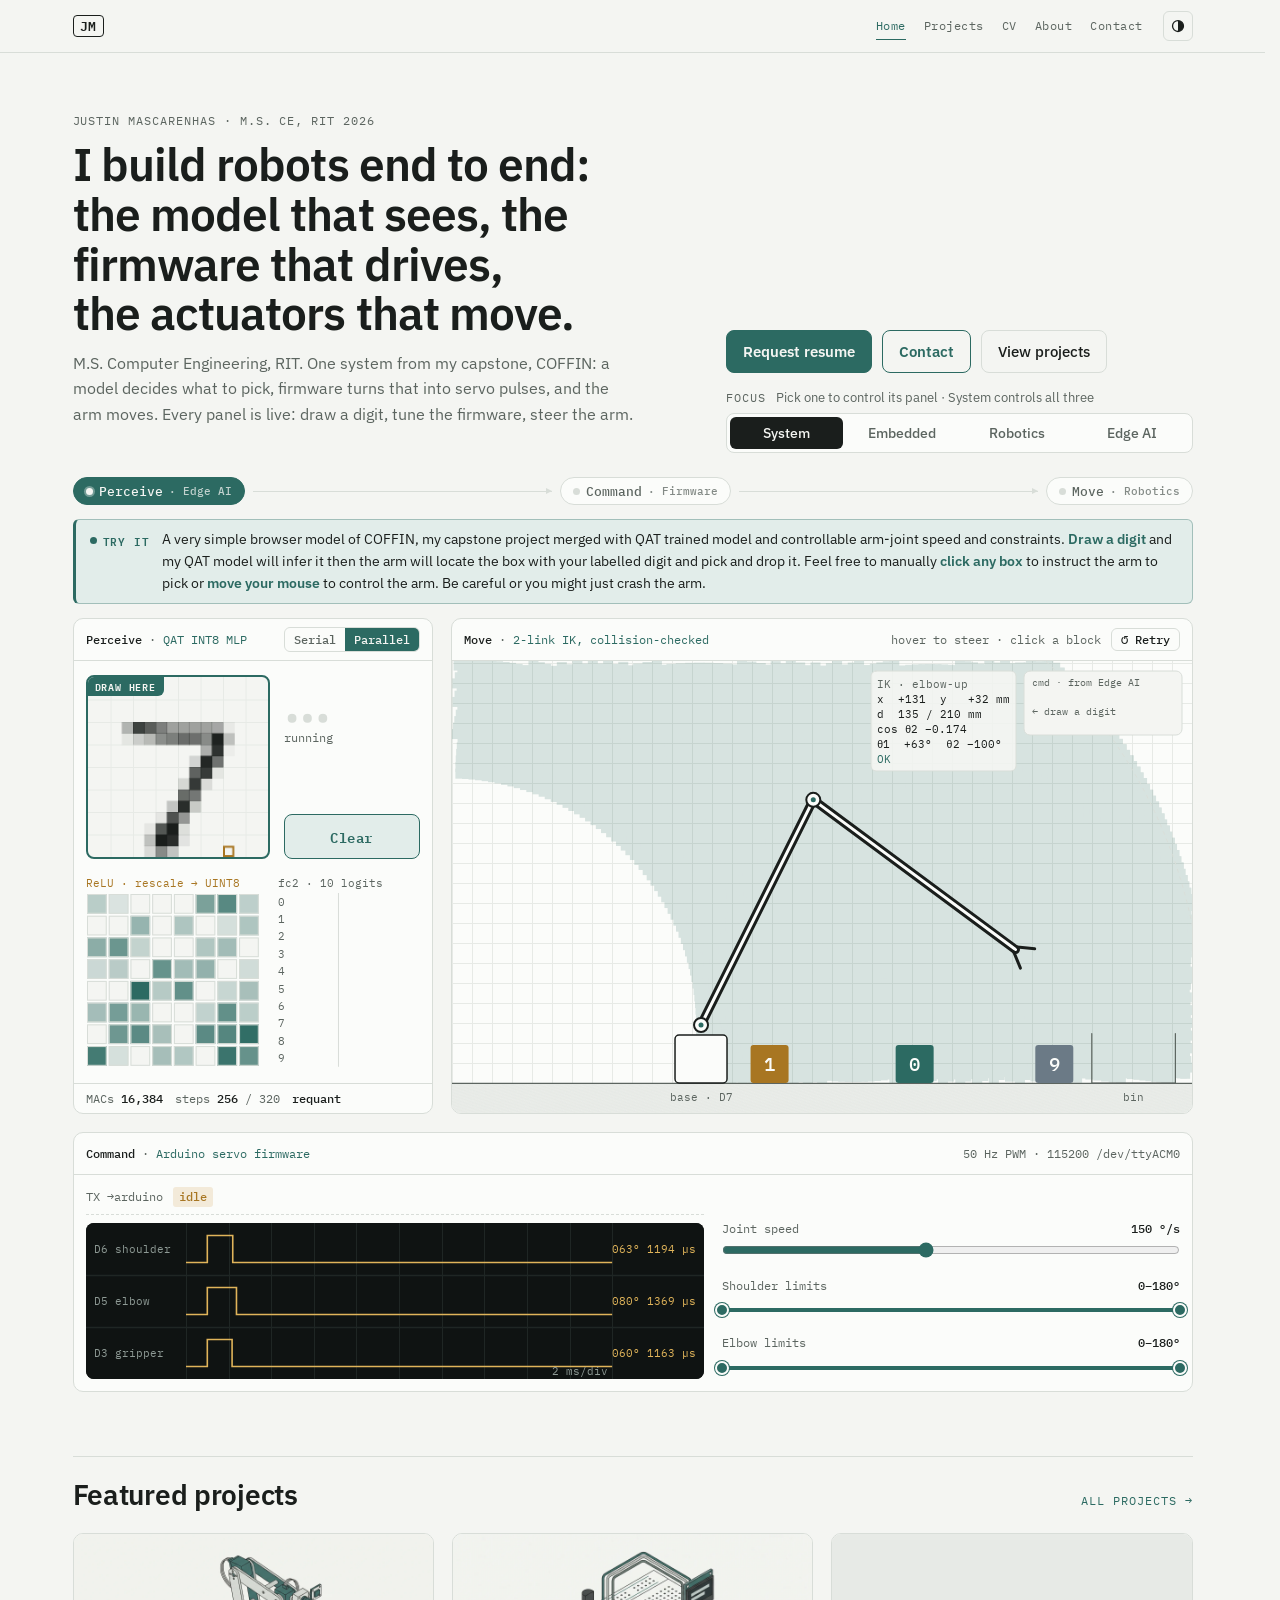
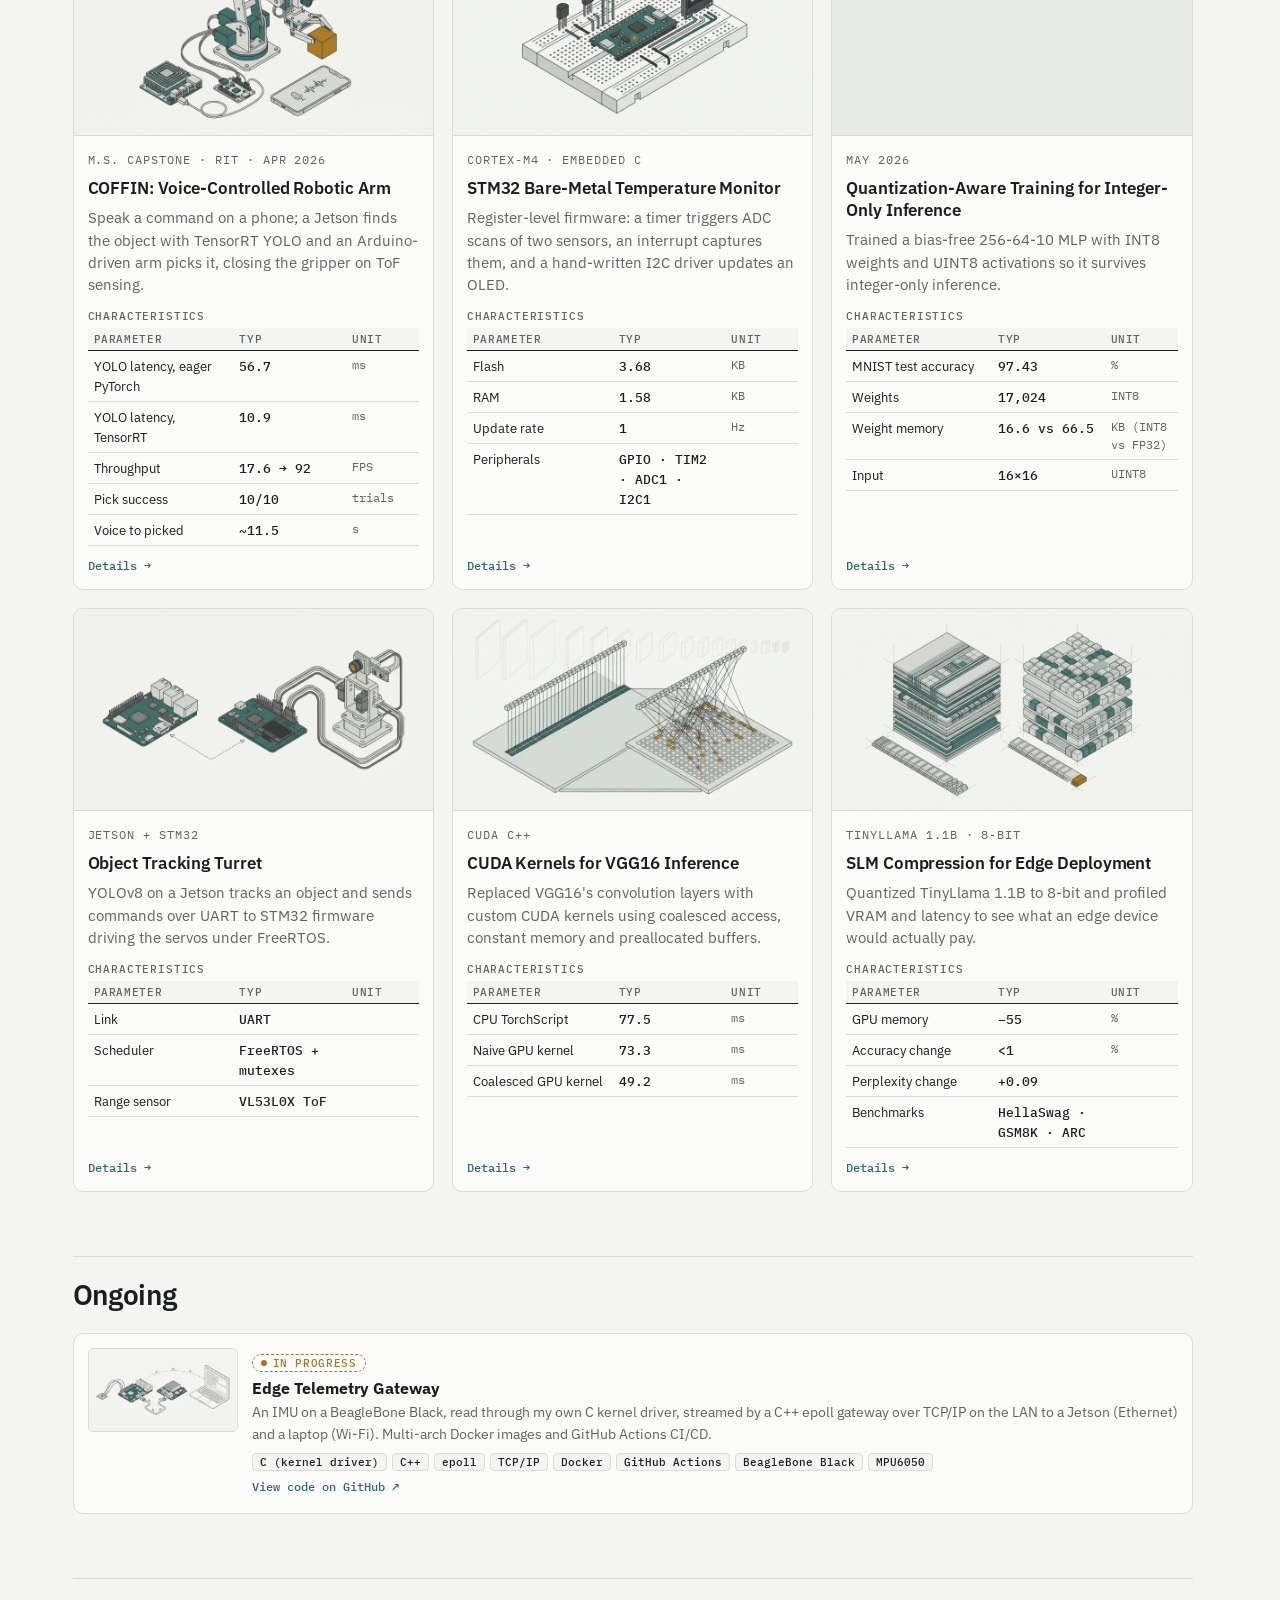
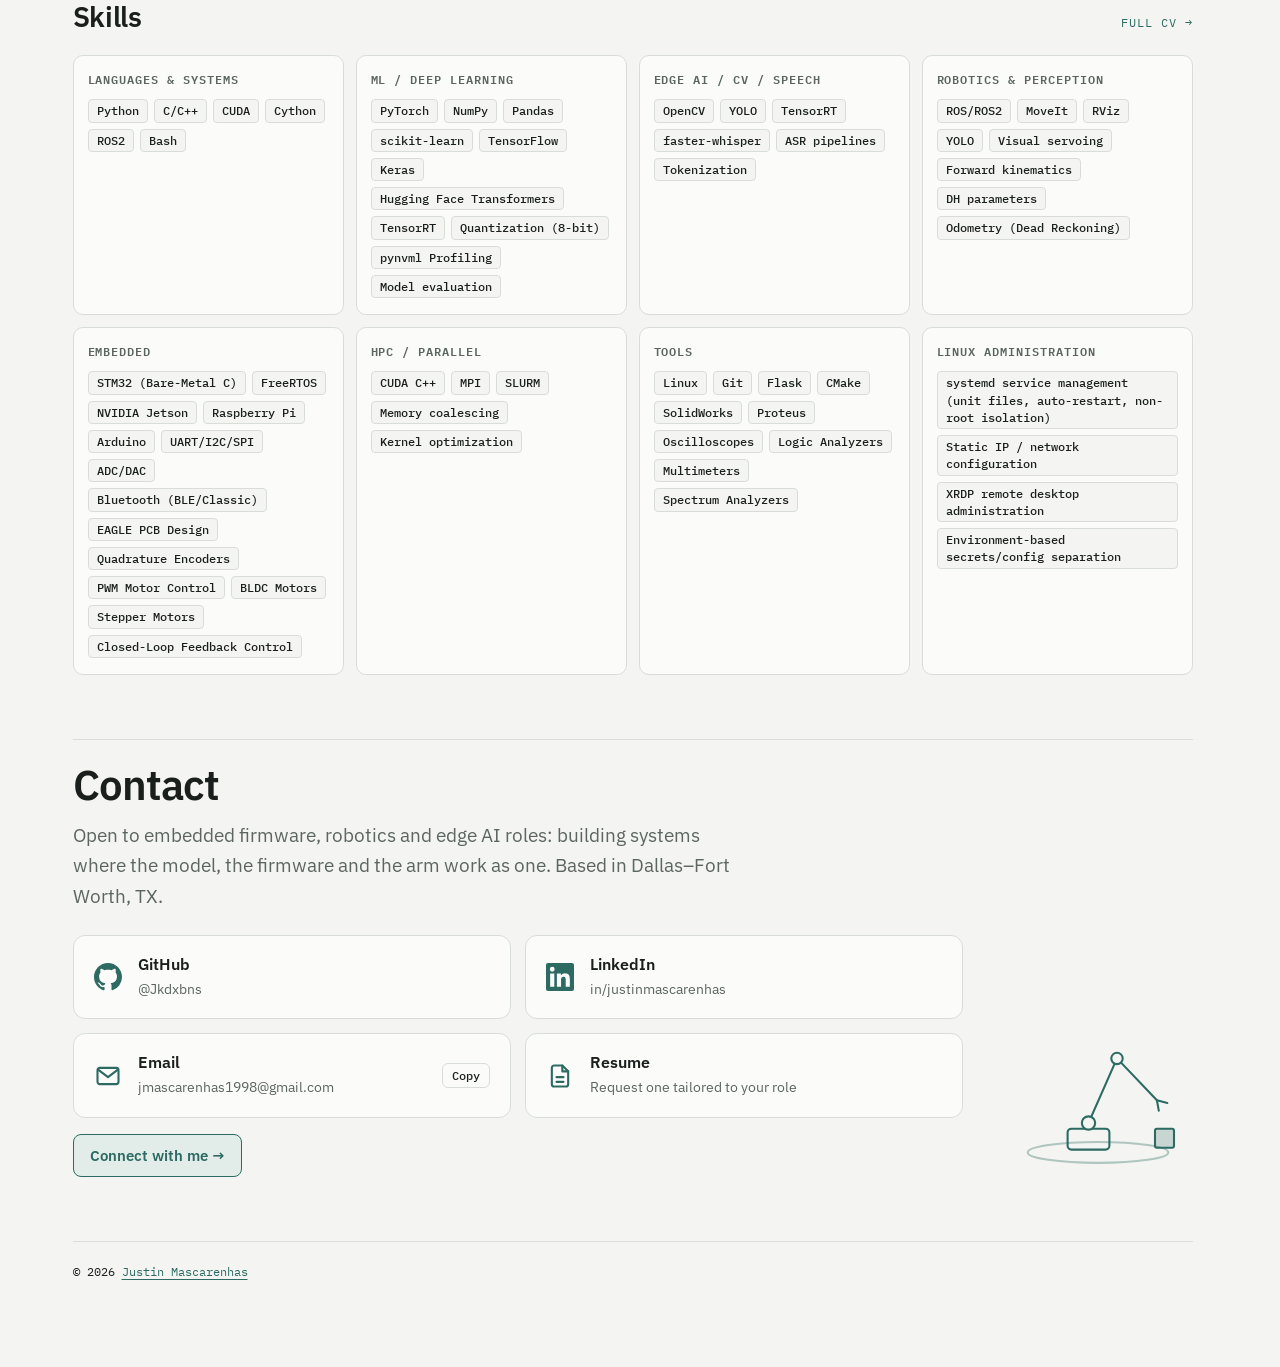
<file: index.html>
<!doctype html>
<html lang="en" data-focus="system" data-theme="light">
<head>
<meta charset="utf-8">
<meta name="viewport" content="width=device-width, initial-scale=1">
<title>Justin Mascarenhas · Robotics, Firmware & Edge AI</title>
<meta name="description" content="M.S. Computer Engineering, RIT. One system from my capstone, COFFIN: a model decides what to pick, firmware turns that into servo pulses, and the arm moves. Every panel is live: draw a digit, tune the firmware, steer the arm.">
<link rel="canonical" href="https://justinmascarenhas.com/">
<meta property="og:type" content="website">
<meta property="og:site_name" content="Justin Mascarenhas">
<meta property="og:url" content="https://justinmascarenhas.com/">
<meta property="og:title" content="Justin Mascarenhas · Robotics, Firmware & Edge AI">
<meta property="og:description" content="M.S. Computer Engineering, RIT. One system from my capstone, COFFIN: a model decides what to pick, firmware turns that into servo pulses, and the arm moves. Every panel is live: draw a digit, tune the firmware, steer the arm.">
<meta property="og:image" content="https://justinmascarenhas.com/assets/img/og-image.png">
<meta property="og:image:width" content="1200">
<meta property="og:image:height" content="630">
<meta property="og:image:alt" content="Justin Mascarenhas: robotics, firmware and edge AI">
<meta name="twitter:card" content="summary_large_image">
<meta name="twitter:title" content="Justin Mascarenhas · Robotics, Firmware & Edge AI">
<meta name="twitter:description" content="M.S. Computer Engineering, RIT. One system from my capstone, COFFIN: a model decides what to pick, firmware turns that into servo pulses, and the arm moves. Every panel is live: draw a digit, tune the firmware, steer the arm.">
<meta name="twitter:image" content="https://justinmascarenhas.com/assets/img/og-image.png">
<meta name="theme-color" content="#f4f5f2">
<link rel="icon" href="/favicon.svg" type="image/svg+xml">
<script>try{var t=localStorage.getItem("jm-theme");if(t)document.documentElement.setAttribute("data-theme",t)}catch(e){}</script>
<link rel="preconnect" href="https://fonts.googleapis.com">
<link rel="preconnect" href="https://fonts.gstatic.com" crossorigin>
<link rel="stylesheet" href="https://fonts.googleapis.com/css2?family=IBM+Plex+Mono:wght@400;500;600&family=IBM+Plex+Sans:wght@400;500;600&display=swap">
<link rel="stylesheet" href="/assets/css/site.css?v=94d5d3ed">
<script type="application/ld+json">
{"@context":"https://schema.org","@type":"Person","name":"Justin Mascarenhas","url":"https://justinmascarenhas.com/","sameAs":["https://www.linkedin.com/in/justinmascarenhas/","https://github.com/Jkdxbns"],"alumniOf":{"@type":"CollegeOrUniversity","name":"Rochester Institute of Technology"}}
</script>
</head>
<body>
<a class="skip" href="#main">Skip to content</a>
<svg width="0" height="0" style="position:absolute" aria-hidden="true" focusable="false"><defs>
  <pattern id="gp-minor" width="12" height="12" patternUnits="userSpaceOnUse"><path class="gm" d="M12 0H0V12" fill="none"/></pattern>
  <pattern id="gp-major" width="60" height="60" patternUnits="userSpaceOnUse"><path class="gM" d="M60 0H0V60" fill="none"/></pattern>
</defs></svg>

<header class="top">
  <div class="top-in">
    <a class="mark" href="/" aria-label="Justin Mascarenhas, home">JM</a>
    <nav class="nav" aria-label="Sections">
      <a href="/" aria-current="page">Home</a><a href="/projects/">Projects</a><a href="/cv/">CV</a><a href="/about/">About</a><a href="/#contact">Contact</a>
    </nav>
    <button class="btn tbtn" id="themeBtn" type="button" aria-label="Toggle light or dark theme"><svg viewBox="0 0 16 16" aria-hidden="true"><circle cx="8" cy="8" r="6.25" fill="none" stroke="currentColor" stroke-width="1.5"/><path d="M8 1.75a6.25 6.25 0 0 1 0 12.5z" fill="currentColor"/></svg></button>
  </div>
</header>

<main class="wrap" id="main">
  <div id="hero">
  <section class="intro" aria-labelledby="h1">
    <div>
      <div class="label">Justin Mascarenhas · M.S. CE, RIT 2026</div>
      <h1 id="h1">I build robots end to end: the model that sees, the firmware that drives, the actuators that move.</h1>
      <p class="sum" id="sub">M.S. Computer Engineering, RIT. One system from my capstone, COFFIN: a model decides what to pick, firmware turns that into servo pulses, and the arm moves. Every panel is live: draw a digit, tune the firmware, steer the arm.</p>
    </div>
    <div class="side">
      <div class="ctas">
        <a class="btn" id="resume" href="#request-resume">Request resume</a>
        <a class="btn cta-contact" href="#contact">Contact</a>
        <a class="btn" href="/projects/">View projects</a>
      </div>
      <div><div class="fsw-h"><span class="label">Focus</span><span class="fsw-hint">Pick one to control its panel · System controls all three</span></div>
        <div class="fsw" role="group" aria-label="Choose a focus">
          <button type="button" data-f="system" aria-pressed="true">System</button>
          <button type="button" data-f="embedded" aria-pressed="false">Embedded</button>
          <button type="button" data-f="robotics" aria-pressed="false">Robotics</button>
          <button type="button" data-f="edge-ai" aria-pressed="false">Edge AI</button>
        </div></div>
    </div>
  </section>

  <div class="chain" aria-label="System layers">
    <button type="button" class="layer" data-l="ai" data-go="edge-ai">Perceive <small>· Edge AI</small></button><span class="arrow"></span>
    <button type="button" class="layer" data-l="fw" data-go="embedded">Command <small>· Firmware</small></button><span class="arrow"></span>
    <button type="button" class="layer" data-l="rb" data-go="robotics">Move <small>· Robotics</small></button>
  </div>

  <p class="hint-line" id="heroHint"></p>

  <div class="board">
    <!-- PERCEIVE: Edge AI -->
    <div class="panel" id="p-edge">
      <div class="phd"><span><b>Perceive</b> · <span class="tag">QAT INT8 MLP</span></span>
        <div class="seg" role="group" aria-label="Execution model"><button type="button" data-m="serial" aria-pressed="false">Serial</button><button type="button" data-m="parallel" aria-pressed="true">Parallel</button></div></div>
      <div class="disp">
        <div class="edge">
          <div class="etop">
            <div class="pad" id="pad"><canvas id="padCv" aria-label="Drawing pad: draw the digit of the block to pick"></canvas><div class="ph" id="padPh">draw a<br>block's digit</div><span class="pad-tag" aria-hidden="true">draw here</span></div>
            <div class="eres"><div class="digit wait" id="digit">·</div><div class="conf" id="conf">&nbsp;</div><div class="cmdout" id="cmdOut"></div><button class="btn clearbtn" id="clear" type="button">Clear</button></div>
          </div>
          <div class="net" id="net"><canvas id="netCv"></canvas><div class="tip" id="tip"></div></div>
        </div>
        <div id="code" hidden></div><div id="top3" hidden></div>
      </div>
      <div class="strip">
        <div class="erow"><div class="counters" id="counters"></div></div>
      </div>
    </div>

    <!-- MOVE: robot arm -->
    <div class="panel" id="p-arm">
      <div class="phd"><span><b>Move</b> · <span class="tag">2-link IK, collision-checked</span></span><span class="hdr-r"><span id="hint">hover to steer · click a block</span><button class="btn retry" id="retryBtn" type="button" title="Re-home the arm and retry the last rejected pick">↺ Retry</button></span></div>
      <div class="disp" id="stage">
        <canvas id="cv" role="img" aria-label="Two-link robot arm with numbered blocks. The block picked is the digit classified by the Edge AI panel; firmware limits shade the reachable workspace."></canvas>
        <div class="warn" id="warn" role="status"><b id="warnT">COLLISION WARNING · CANNOT MOVE</b><span id="warnWhy"></span></div>
      </div>
    </div>

    <!-- COMMAND: firmware -->
    <div class="panel" id="p-fw">
      <div class="phd"><span><b>Command</b> · <span class="tag">Arduino servo firmware</span></span><span title="Serial link to the Arduino: 115200 baud on /dev/ttyACM0">50 Hz PWM · 115200 /dev/ttyACM0</span></div>
      <div class="fwgrid">
          <div class="tx"><span class="k">TX →arduino</span><b id="txCmd">idle</b><span class="note" id="txNote"></span></div>
          <div class="fscope"><canvas id="fwScope" aria-label="Three-channel scope: shoulder, elbow and gripper servo pulses inside their firmware limit bands"></canvas></div>
        <div class="ctl">
          <div><div class="h"><span>Joint speed</span><b id="vSpeed">–</b></div><input type="range" id="fSpeed" min="30" max="300" step="10" aria-label="Joint speed in degrees per second"></div>
          <div><div class="h"><span>Shoulder limits</span><b id="vS">–</b></div>
            <div class="dual" id="dS"><div class="trk"></div><div class="sel"></div><button type="button" class="th" role="slider" aria-label="Shoulder minimum angle"></button><button type="button" class="th" role="slider" aria-label="Shoulder maximum angle"></button></div></div>
          <div><div class="h"><span>Elbow limits</span><b id="vE">–</b></div>
            <div class="dual" id="dE"><div class="trk"></div><div class="sel"></div><button type="button" class="th" role="slider" aria-label="Elbow minimum angle"></button><button type="button" class="th" role="slider" aria-label="Elbow maximum angle"></button></div></div>
        </div>
      </div>
    </div>
  </div>
  </div>

  <section class="sec" id="featured" aria-labelledby="h-feat">
    <div class="shd"><h2 id="h-feat">Featured projects</h2><a class="label lk" href="/projects/">All projects →</a></div>
    <div class="cards" id="featGrid"></div>
  </section>

  <section class="sec" id="ongoing-sec" aria-labelledby="h-on">
    <div class="shd"><h2 id="h-on">Ongoing</h2></div>
    <div class="box" id="ongoing"></div>
  </section>

  <section class="sec" id="skills-sec" aria-labelledby="h-sk">
    <div class="shd"><h2 id="h-sk">Skills</h2><a class="label lk" href="/cv/">Full CV →</a></div>
    <div class="sk-tiles" data-skill-tiles></div>
  </section>

  <section class="sec" id="contact" aria-labelledby="h-contact">
    <div class="ct">
      <div class="ct-main">
        <h2 id="h-contact" class="ct-h">Contact</h2>
        <p class="ct-intro" id="ctIntro"></p>
        <div class="ct-grid">
          <a class="ct-card" id="ctGh" href="#" target="_blank" rel="noopener"><svg class="ic" viewBox="0 0 16 16" aria-hidden="true"><path fill="currentColor" d="M8 0C3.58 0 0 3.58 0 8c0 3.54 2.29 6.53 5.47 7.59.4.07.55-.17.55-.38 0-.19-.01-.82-.01-1.49-2.01.37-2.53-.49-2.69-.94-.09-.23-.48-.94-.82-1.13-.28-.15-.68-.52-.01-.53.63-.01 1.08.58 1.23.82.72 1.21 1.87.87 2.33.66.07-.52.28-.87.51-1.07-1.78-.2-3.64-.89-3.64-3.95 0-.87.31-1.59.82-2.15-.08-.2-.36-1.02.08-2.12 0 0 .67-.21 2.2.82.64-.18 1.32-.27 2-.27.68 0 1.36.09 2 .27 1.53-1.04 2.2-.82 2.2-.82.44 1.1.16 1.92.08 2.12.51.56.82 1.27.82 2.15 0 3.07-1.87 3.75-3.65 3.95.29.25.54.73.54 1.48 0 1.07-.01 1.93-.01 2.2 0 .21.15.46.55.38A8.01 8.01 0 0 0 16 8c0-4.42-3.58-8-8-8z"/></svg><span><b>GitHub</b><small id="ctGhH"></small></span></a>
          <a class="ct-card" id="ctLi" href="#" target="_blank" rel="noopener"><svg class="ic" viewBox="0 0 24 24" aria-hidden="true"><path fill="currentColor" d="M20.45 20.45h-3.56v-5.57c0-1.33-.02-3.04-1.85-3.04-1.85 0-2.14 1.45-2.14 2.94v5.67H9.35V9h3.41v1.56h.05c.48-.9 1.64-1.85 3.37-1.85 3.6 0 4.27 2.37 4.27 5.46v6.28zM5.34 7.43a2.06 2.06 0 1 1 0-4.13 2.06 2.06 0 0 1 0 4.13zM7.12 20.45H3.56V9h3.56v11.45zM22.22 0H1.77C.79 0 0 .77 0 1.73v20.54C0 23.23.79 24 1.77 24h20.45c.98 0 1.78-.77 1.78-1.73V1.73C24 .77 23.2 0 22.22 0z"/></svg><span><b>LinkedIn</b><small id="ctLiH"></small></span></a>
          <div class="ct-card"><svg class="ic" viewBox="0 0 24 24" aria-hidden="true" fill="none" stroke="currentColor" stroke-width="1.8" stroke-linecap="round" stroke-linejoin="round"><rect x="3" y="5" width="18" height="14" rx="2"/><path d="m3.5 6.5 8.5 6.5 8.5-6.5"/></svg><span><b><a id="mailto" href="#">Email</a></b><small id="mail"></small></span><button class="ct-copy" id="copy" type="button" aria-label="Copy email address">Copy</button><span class="copied" id="copied" role="status" aria-live="polite"></span></div>
          <a class="ct-card" id="ctResume" href="#request-resume"><svg class="ic" viewBox="0 0 24 24" aria-hidden="true" fill="none" stroke="currentColor" stroke-width="1.8" stroke-linecap="round" stroke-linejoin="round"><path d="M14 3H7a2 2 0 0 0-2 2v14a2 2 0 0 0 2 2h10a2 2 0 0 0 2-2V8z"/><path d="M14 3v5h5M9 13h6M9 17h6"/></svg><span><b>Resume</b><small>Request one tailored to your role</small></span></a>
        </div>
        <button class="btn ct-open" id="cfOpen" type="button" aria-expanded="false" aria-controls="cf" hidden>Connect with me →</button>
        <form class="cf" id="cf" hidden novalidate>
          <h3 class="cf-h">Let's build something.</h3>
          <div class="cf-row">
            <label class="cf-f"><span>Name</span><input name="name" autocomplete="name" placeholder="Your name" required maxlength="120"></label>
            <label class="cf-f"><span>Email</span><input name="email" type="email" autocomplete="email" placeholder="you@example.com" required maxlength="200"></label>
          </div>
          <label class="cf-f"><span>Subject</span><input name="subject" placeholder="What's it about?" required maxlength="160"></label>
          <label class="cf-f"><span>Message</span><textarea name="message" rows="6" placeholder="A few words about the role or project, or just say hi." required maxlength="5000"></textarea></label>
          <fieldset class="cf-topic"><legend>Topic</legend><div class="cf-chips" id="cfTopics"></div></fieldset>
          <input type="checkbox" name="botcheck" class="cf-hp" tabindex="-1" autocomplete="off" aria-hidden="true">
          <div class="cf-send"><button class="btn cf-btn" type="submit" id="cfBtn">Send message</button><span class="cf-alt">Prefer email? <a id="cfMail" href="#"></a></span></div>
          <p class="cf-status" id="cfStatus" role="status" aria-live="polite"></p>
        </form>
      </div>
      <svg class="ct-art" viewBox="0 0 200 190" aria-hidden="true" fill="none" stroke="currentColor" stroke-width="2.2" stroke-linecap="round" stroke-linejoin="round">
        <ellipse cx="100" cy="171" rx="74" ry="11" stroke-opacity=".35"/>
        <rect x="68" y="146" width="44" height="22" rx="4"/>
        <path d="M90 140 L120 72 L162 116"/>
        <circle cx="90" cy="140" r="7" fill="var(--bg)"/><circle cx="120" cy="72" r="6" fill="var(--bg)"/>
        <path d="M162 116 l11 3 M162 116 l2 11"/>
        <rect x="160" y="146" width="20" height="20" rx="2" fill="currentColor" fill-opacity=".22"/>
      </svg>
    </div>
  </section>

  <footer class="foot"><span>© 2026 <a href="/">Justin Mascarenhas</a></span></footer>
</main>

<div class="dr-back" id="drBack" hidden></div>
<aside class="drawer" id="drawer" role="dialog" aria-modal="true" aria-labelledby="drTitle" hidden tabindex="-1">
  <div class="dr-hd"><span class="label">Project</span><button class="btn dr-x" id="drClose" type="button" aria-label="Close project details">×</button></div>
  <div class="dr-body" id="drBody"></div>
</aside>

<noscript><p class="wrap">The live demos and project lists need JavaScript. Email: jmascarenhas1998@gmail.com · <a href="https://www.linkedin.com/in/justinmascarenhas/">LinkedIn</a> · <a href="https://github.com/Jkdxbns">GitHub</a></p></noscript>

<script src="/assets/data/content.js?v=bc781bf8"></script>
<script src="/assets/data/qat-weights.js?v=249c9497"></script>
<script src="/assets/js/theme.js?v=11fe7816"></script>
<script src="/assets/js/hero-page.js?v=516e213d"></script>
<script src="/assets/js/hero-robot.js?v=1febb6e7"></script>
<script src="/assets/js/hero-edge.js?v=3fa43dc9"></script>
<script src="/assets/js/site.js?v=c1e7e31f"></script>
</body>
</html>
</file>
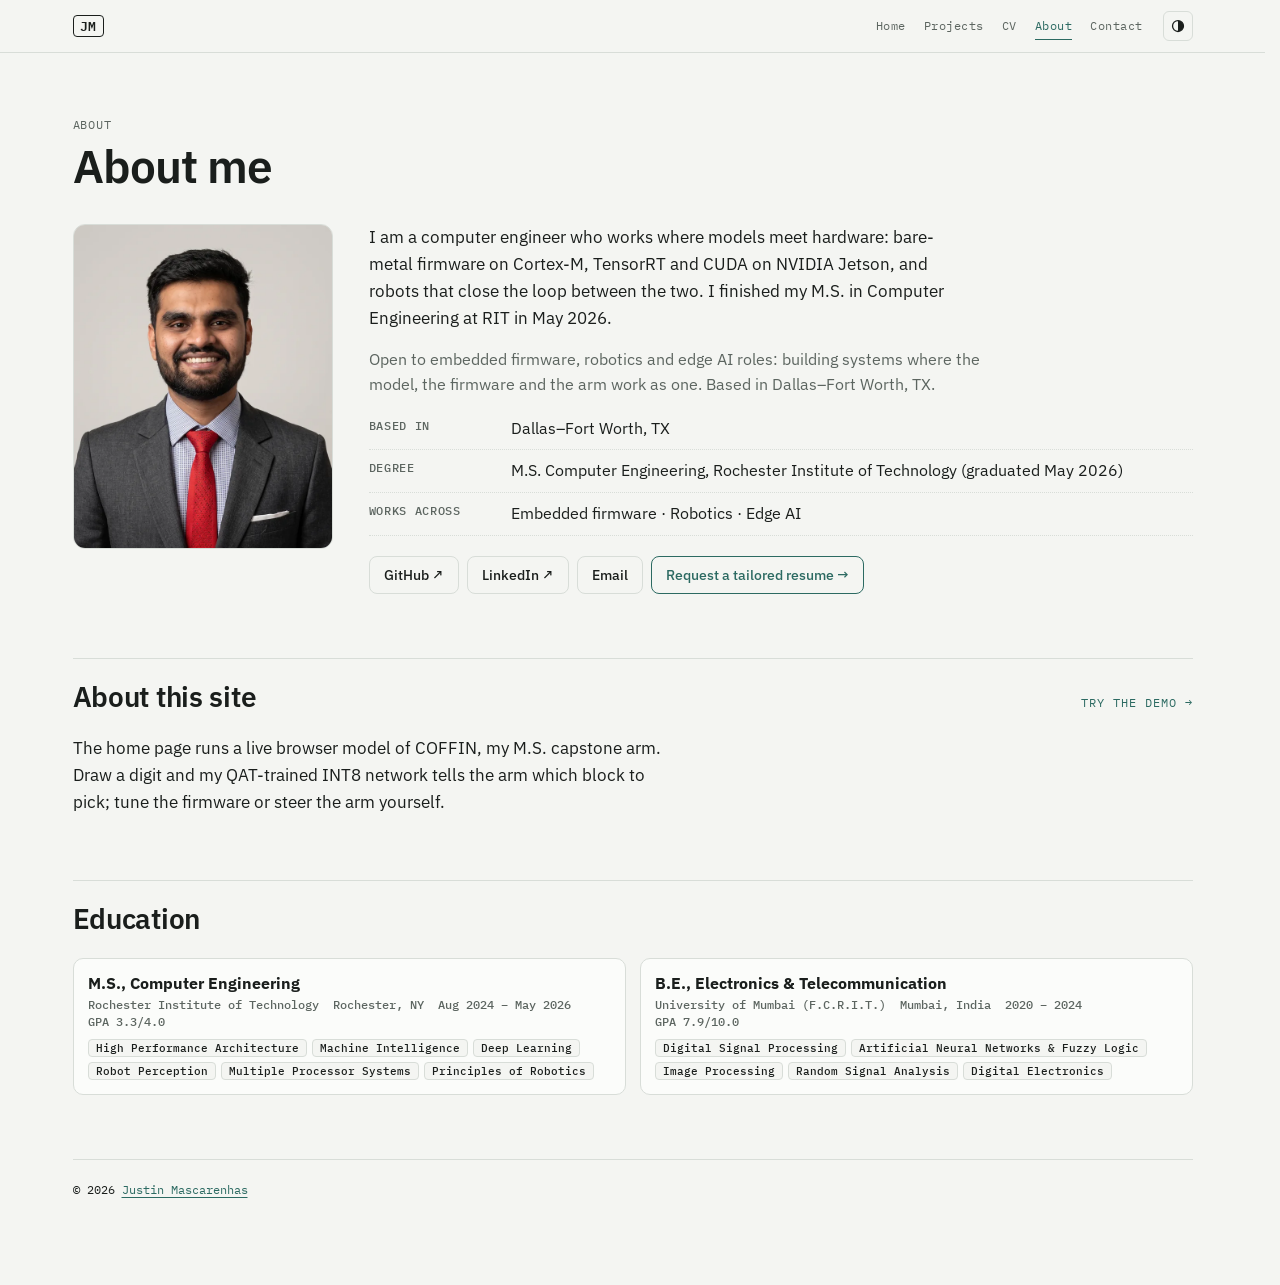
<file: about/index.html>
<!doctype html>
<html lang="en" data-focus="system" data-theme="light">
<head>
<meta charset="utf-8">
<meta name="viewport" content="width=device-width, initial-scale=1">
<title>About · Justin Mascarenhas</title>
<meta name="description" content="About Justin Mascarenhas, a computer engineer working across embedded firmware, robotics and edge AI, based in Dallas–Fort Worth, TX.">
<link rel="canonical" href="https://justinmascarenhas.com/about/">
<meta property="og:type" content="website">
<meta property="og:site_name" content="Justin Mascarenhas">
<meta property="og:url" content="https://justinmascarenhas.com/about/">
<meta property="og:title" content="About · Justin Mascarenhas">
<meta property="og:description" content="About Justin Mascarenhas, a computer engineer working across embedded firmware, robotics and edge AI, based in Dallas–Fort Worth, TX.">
<meta property="og:image" content="https://justinmascarenhas.com/assets/img/og-image.png">
<meta property="og:image:width" content="1200">
<meta property="og:image:height" content="630">
<meta property="og:image:alt" content="Justin Mascarenhas: robotics, firmware and edge AI">
<meta name="twitter:card" content="summary_large_image">
<meta name="twitter:title" content="About · Justin Mascarenhas">
<meta name="twitter:description" content="About Justin Mascarenhas, a computer engineer working across embedded firmware, robotics and edge AI, based in Dallas–Fort Worth, TX.">
<meta name="twitter:image" content="https://justinmascarenhas.com/assets/img/og-image.png">
<meta name="theme-color" content="#f4f5f2">
<link rel="icon" href="/favicon.svg" type="image/svg+xml">
<script>try{var t=localStorage.getItem("jm-theme");if(t)document.documentElement.setAttribute("data-theme",t)}catch(e){}</script>
<link rel="preconnect" href="https://fonts.googleapis.com">
<link rel="preconnect" href="https://fonts.gstatic.com" crossorigin>
<link rel="stylesheet" href="https://fonts.googleapis.com/css2?family=IBM+Plex+Mono:wght@400;500;600&family=IBM+Plex+Sans:wght@400;500;600&display=swap">
<link rel="stylesheet" href="/assets/css/site.css?v=94d5d3ed">
<script type="application/ld+json">
{"@context":"https://schema.org","@type":"Person","name":"Justin Mascarenhas","url":"https://justinmascarenhas.com/","sameAs":["https://www.linkedin.com/in/justinmascarenhas/","https://github.com/Jkdxbns"],"alumniOf":{"@type":"CollegeOrUniversity","name":"Rochester Institute of Technology"}}
</script>
</head>
<body>
<a class="skip" href="#main">Skip to content</a>
<svg width="0" height="0" style="position:absolute" aria-hidden="true" focusable="false"><defs>
  <pattern id="gp-minor" width="12" height="12" patternUnits="userSpaceOnUse"><path class="gm" d="M12 0H0V12" fill="none"/></pattern>
  <pattern id="gp-major" width="60" height="60" patternUnits="userSpaceOnUse"><path class="gM" d="M60 0H0V60" fill="none"/></pattern>
</defs></svg>

<header class="top">
  <div class="top-in">
    <a class="mark" href="/" aria-label="Justin Mascarenhas, home">JM</a>
    <nav class="nav" aria-label="Sections">
      <a href="/">Home</a><a href="/projects/">Projects</a><a href="/cv/">CV</a><a href="/about/" aria-current="page">About</a><a href="/#contact">Contact</a>
    </nav>
    <button class="btn tbtn" id="themeBtn" type="button" aria-label="Toggle light or dark theme"><svg viewBox="0 0 16 16" aria-hidden="true"><circle cx="8" cy="8" r="6.25" fill="none" stroke="currentColor" stroke-width="1.5"/><path d="M8 1.75a6.25 6.25 0 0 1 0 12.5z" fill="currentColor"/></svg></button>
  </div>
</header>

<main class="wrap page" id="main">
  <section class="pg-hd">
    <div class="label">About</div>
    <h1>About me</h1>
  </section>
  <div class="me">
    <div class="me-photo" id="aboutPhoto"></div>
    <div class="me-text">
      <p class="about-text" id="aboutText"></p>
      <p class="me-open" id="aboutOpen"></p>
      <dl class="facts" id="aboutFacts"></dl>
      <div class="me-links" id="aboutLinks"></div>
    </div>
  </div>

  <section class="sec" aria-labelledby="h-site">
    <div class="shd"><h2 id="h-site">About this site</h2><a class="label lk" href="/#hero">Try the demo →</a></div>
    <p class="about-text" id="aboutSite"></p>
  </section>

  <section class="sec" aria-labelledby="h-edu">
    <div class="shd"><h2 id="h-edu">Education</h2></div>
    <div class="edu edu-2" id="edu"></div>
  </section>

  <footer class="foot"><span>© 2026 <a href="/">Justin Mascarenhas</a></span></footer>
</main>

<div class="dr-back" id="drBack" hidden></div>
<aside class="drawer" id="drawer" role="dialog" aria-modal="true" aria-labelledby="drTitle" hidden tabindex="-1">
  <div class="dr-hd"><span class="label">Project</span><button class="btn dr-x" id="drClose" type="button" aria-label="Close project details">×</button></div>
  <div class="dr-body" id="drBody"></div>
</aside>

<noscript><p class="wrap">The live demos and project lists need JavaScript. Email: jmascarenhas1998@gmail.com · <a href="https://www.linkedin.com/in/justinmascarenhas/">LinkedIn</a> · <a href="https://github.com/Jkdxbns">GitHub</a></p></noscript>

<script src="/assets/data/content.js?v=bc781bf8"></script>
<script src="/assets/js/theme.js?v=11fe7816"></script>
<script src="/assets/js/site.js?v=c1e7e31f"></script>
</body>
</html>
</file>
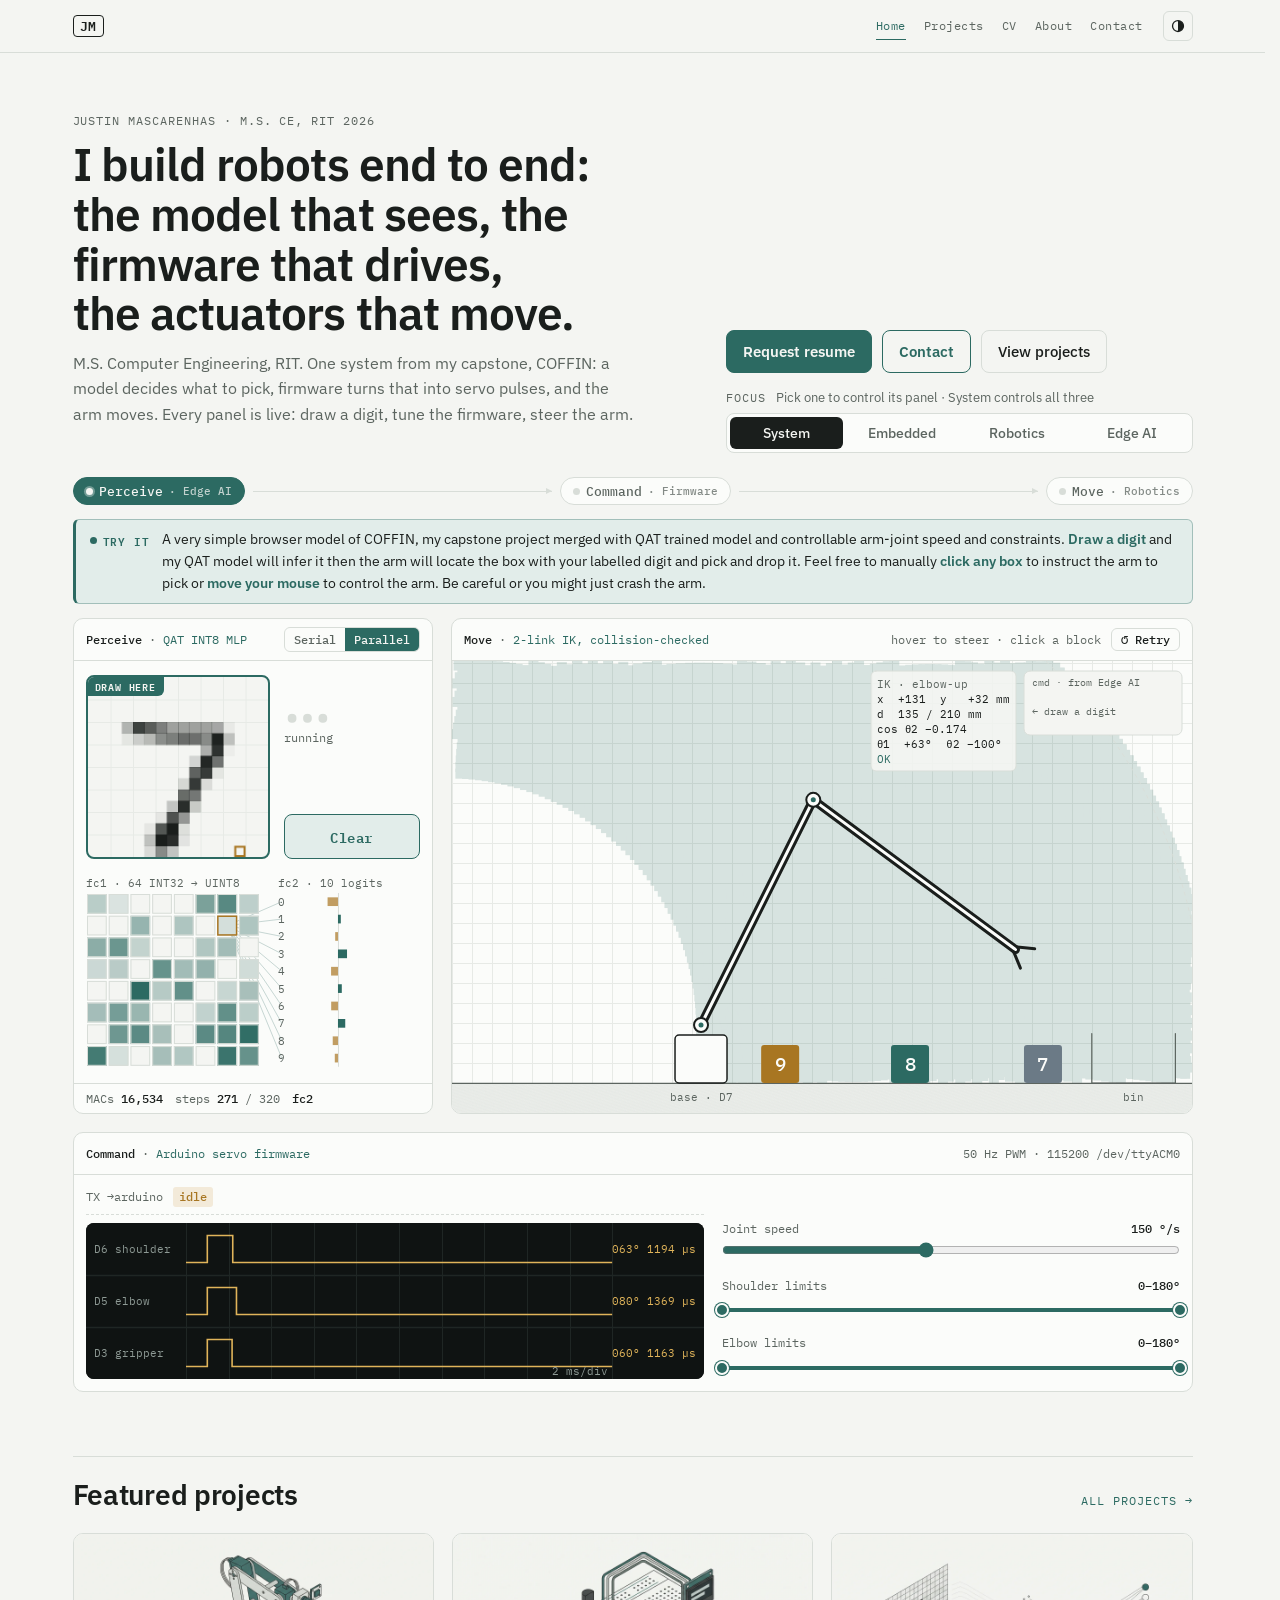
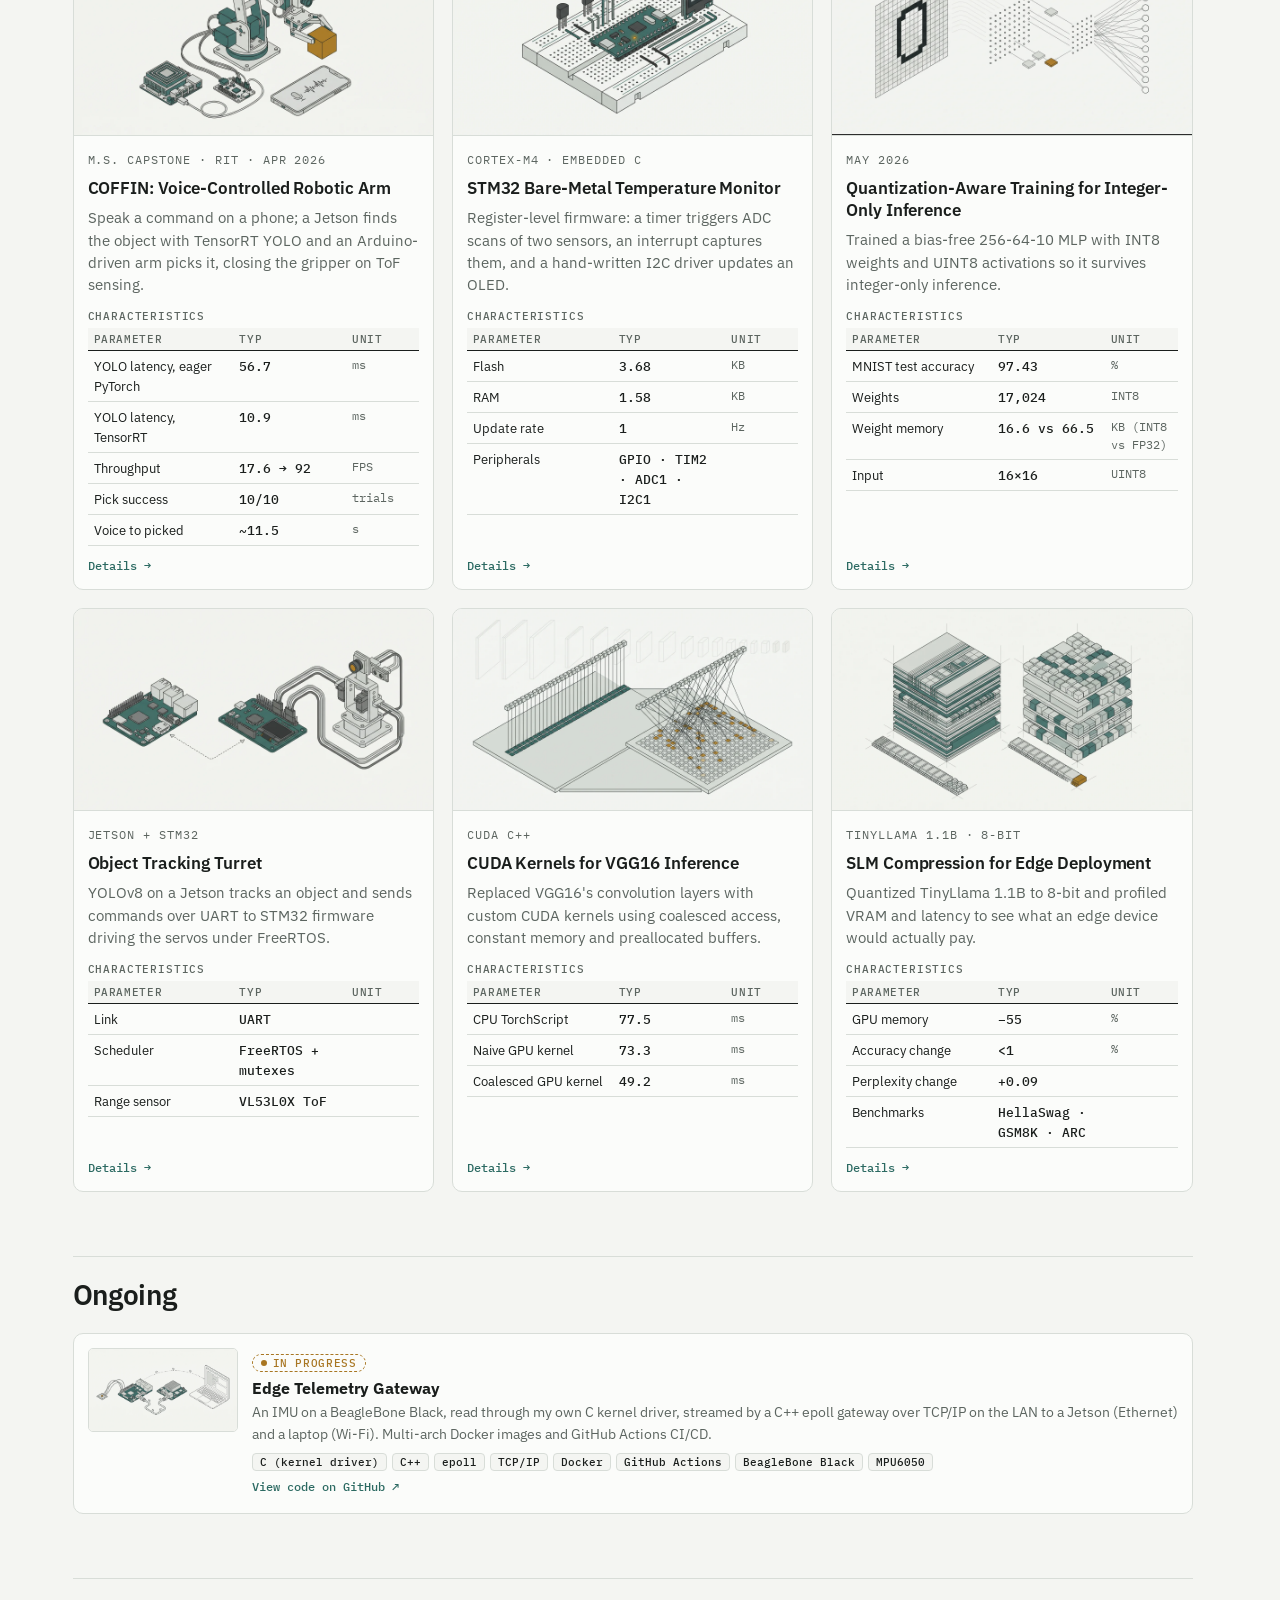
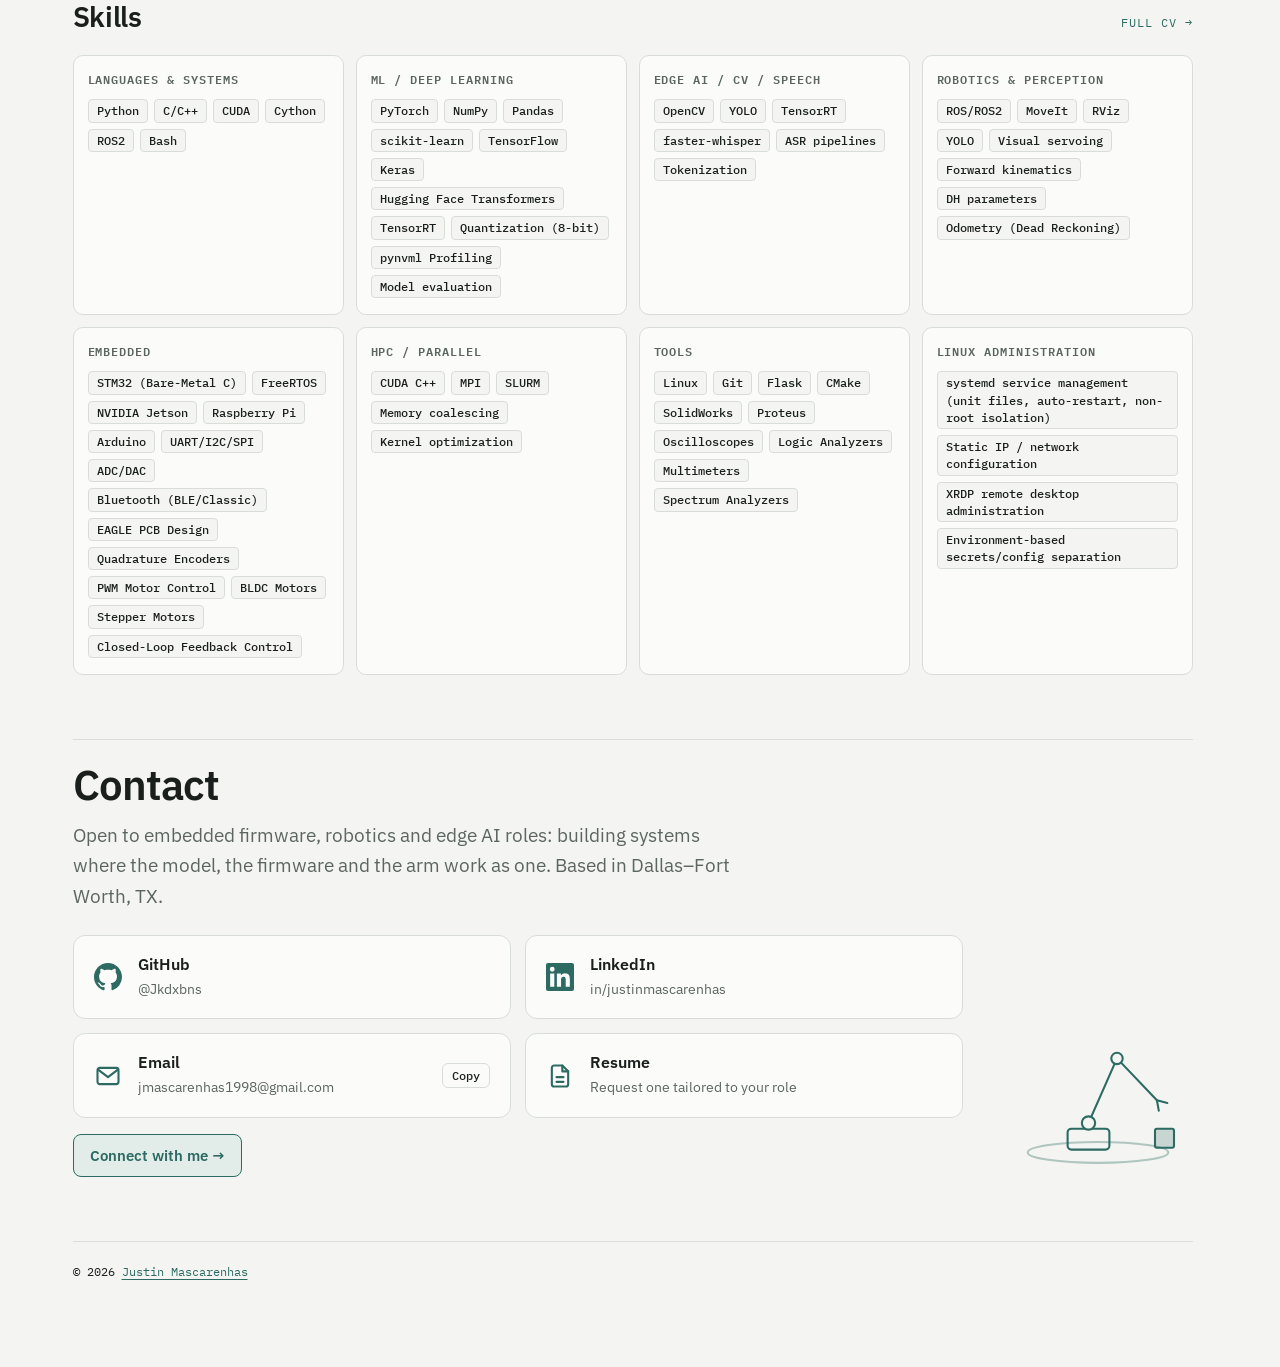
<file: contact/index.html>
<!doctype html>
<html lang="en">
<head>
<meta charset="utf-8">
<meta name="viewport" content="width=device-width,initial-scale=1">
<title>Contact · Justin Mascarenhas</title>
<!-- /contact is a shortcut: Contact lives on the home page, so forward there. -->
<meta http-equiv="refresh" content="0; url=/#contact">
<link rel="canonical" href="https://justinmascarenhas.com/">
<meta name="robots" content="noindex">
<script>location.replace("/#contact")</script>
<style>body{font:16px system-ui,sans-serif;margin:40px 16px;background:#f4f5f2;color:#1a1e1c}a{color:inherit}</style>
</head>
<body>
<p>Going to <a href="/#contact">Contact</a>…</p>
</body>
</html>
</file>
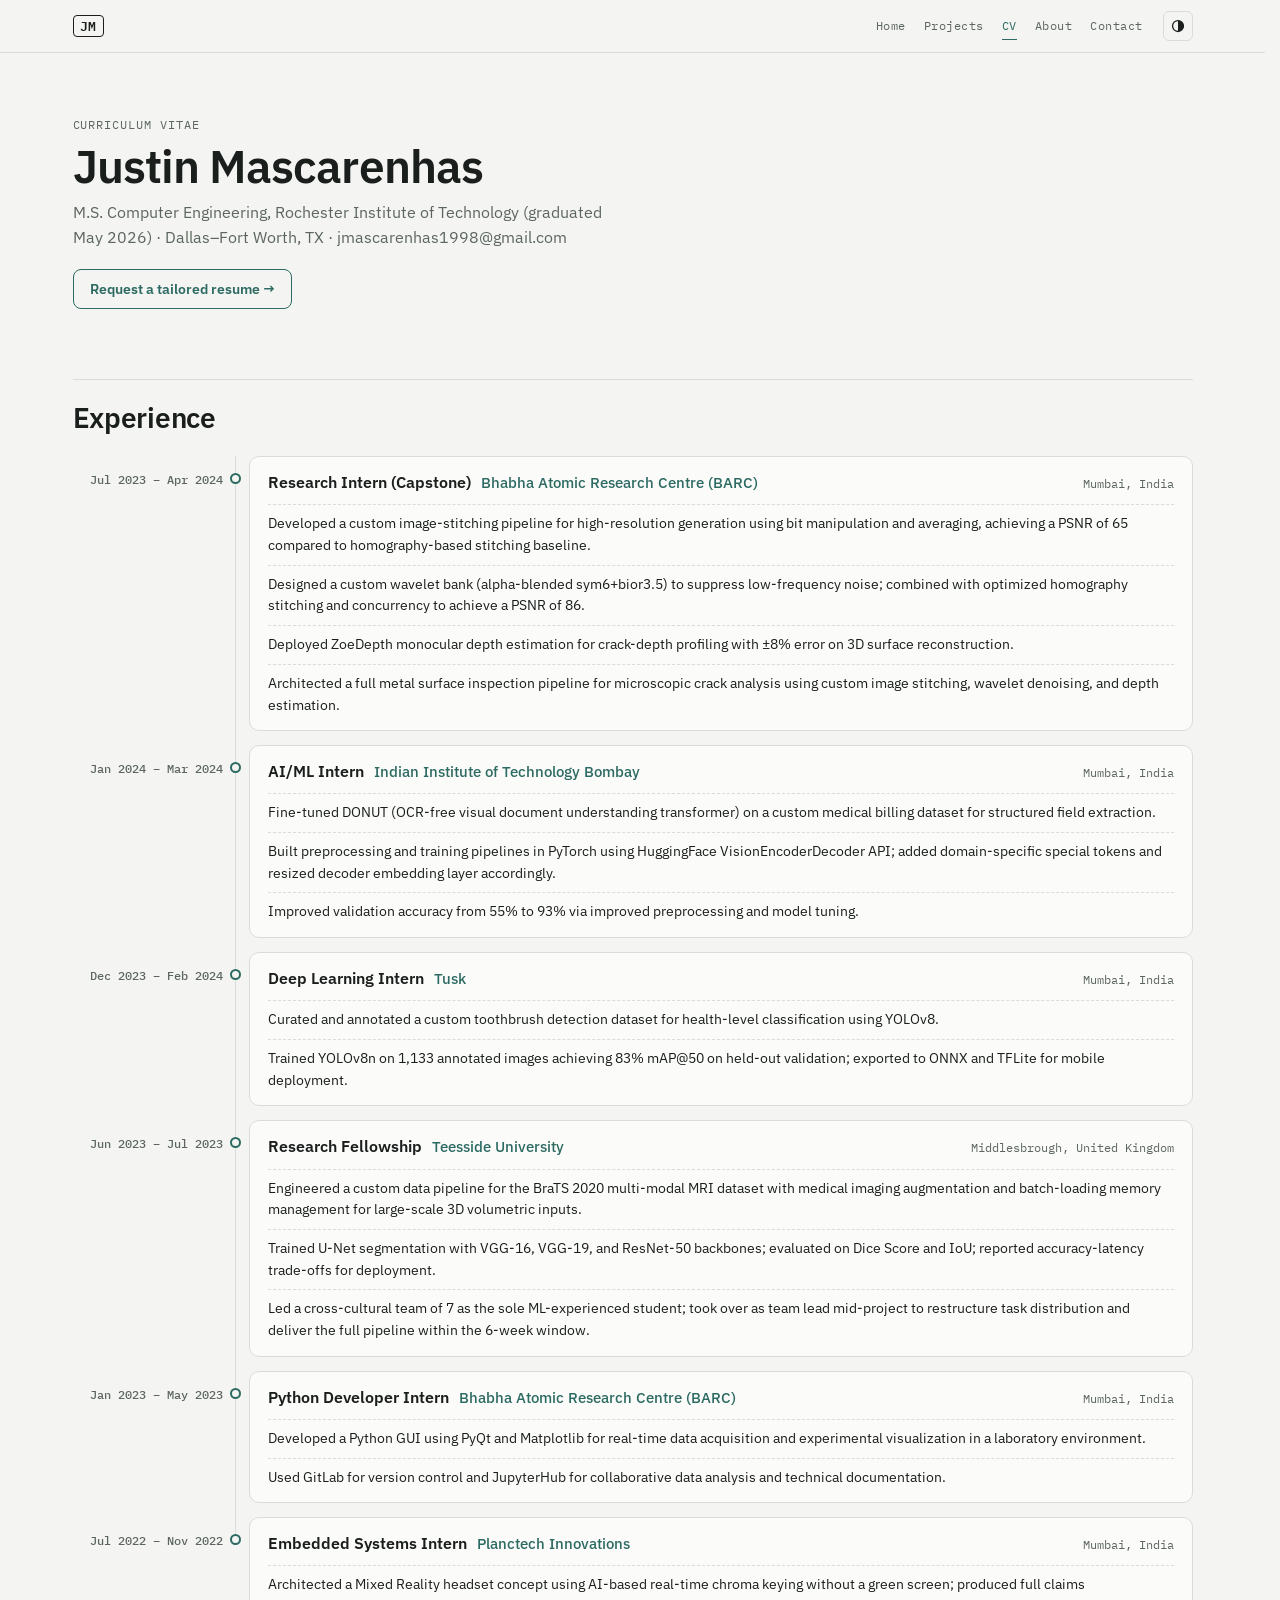
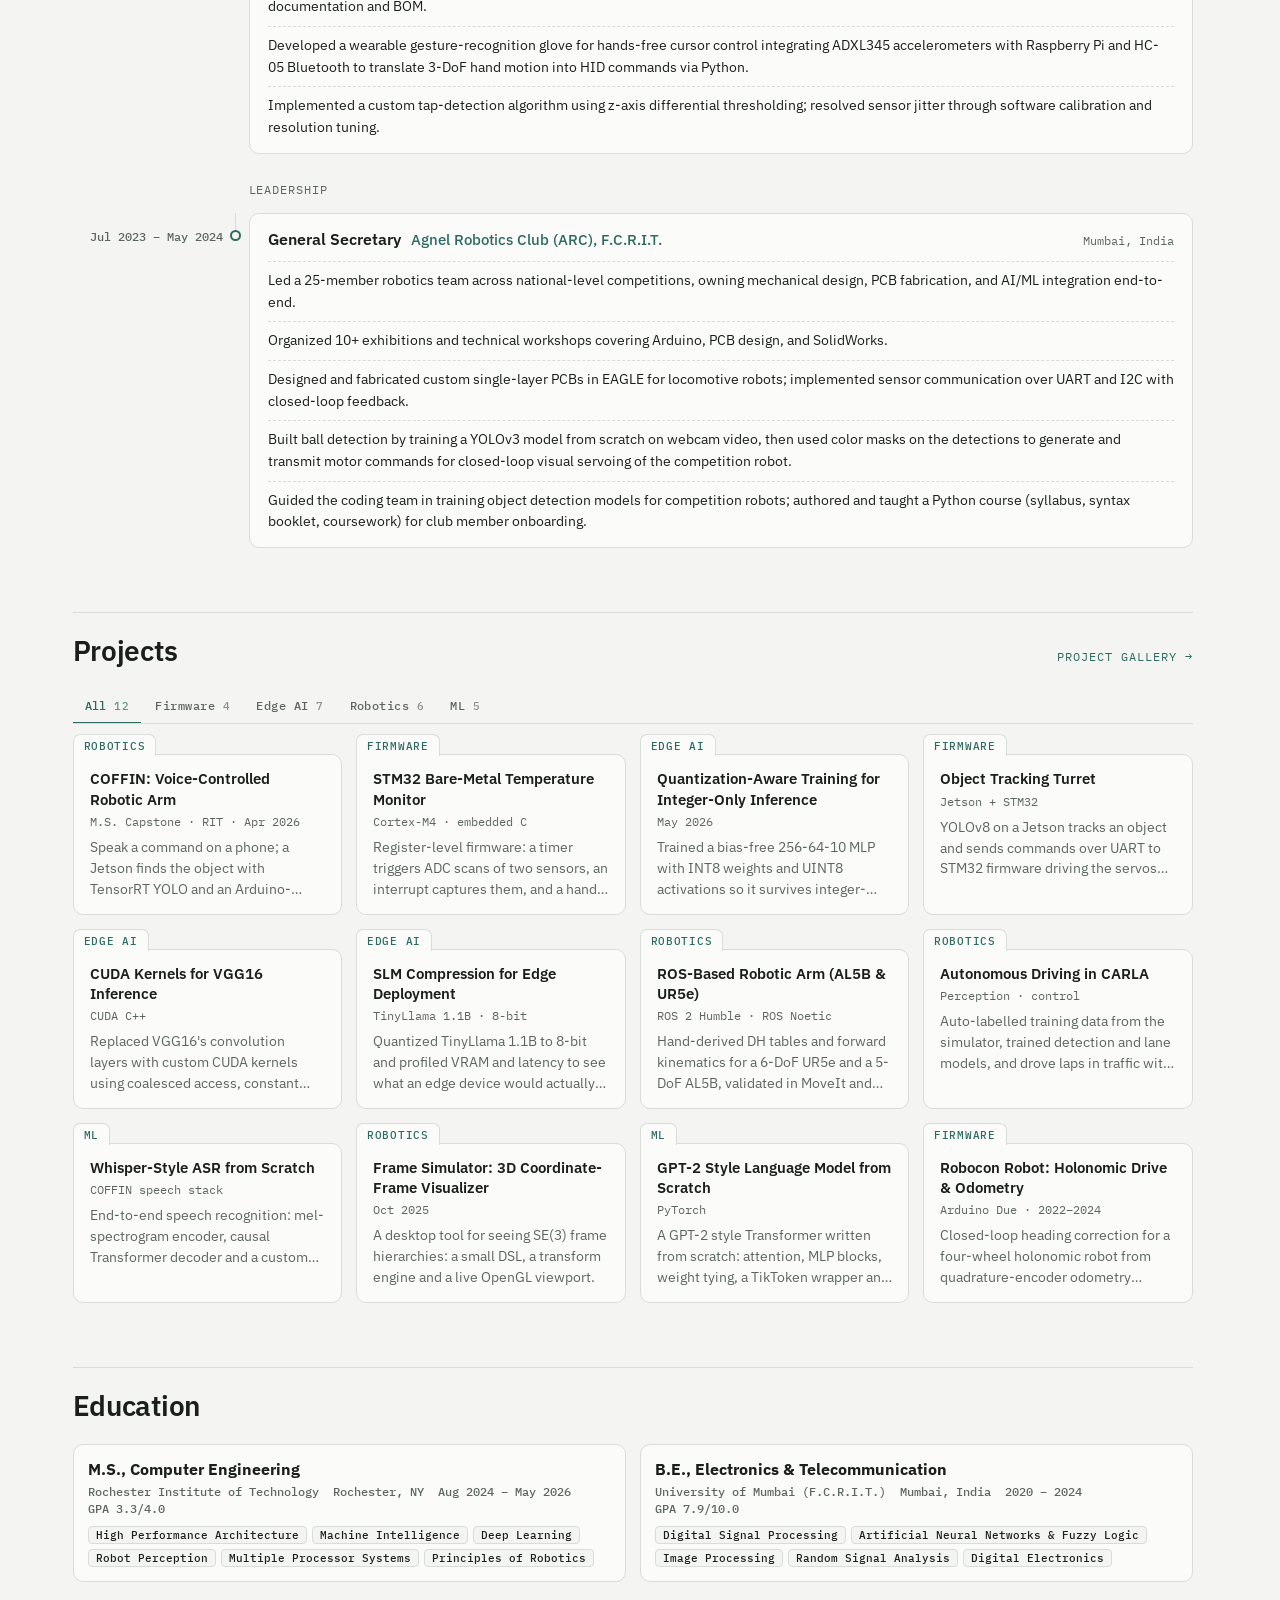
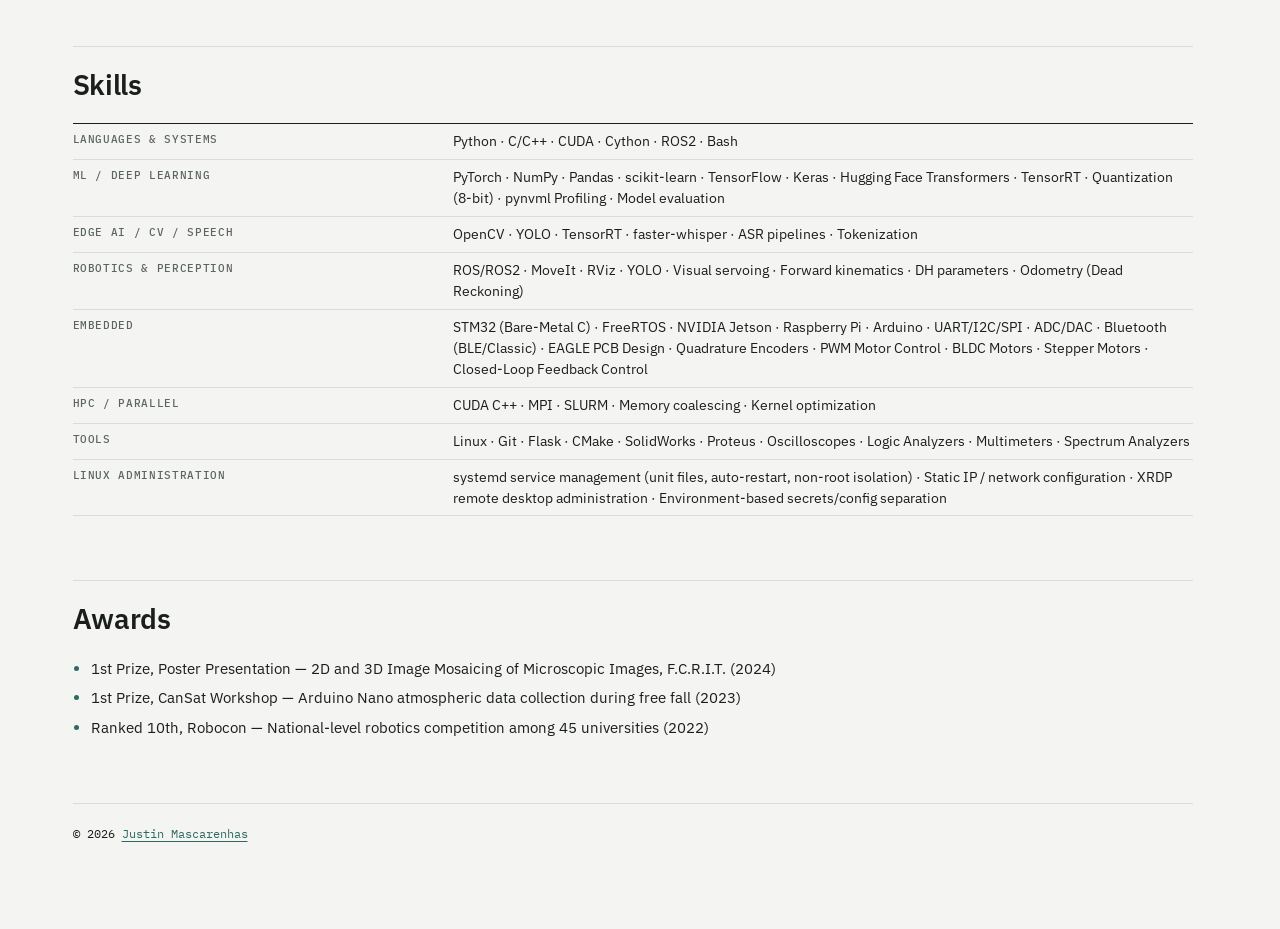
<file: cv/index.html>
<!doctype html>
<html lang="en" data-focus="system" data-theme="light">
<head>
<meta charset="utf-8">
<meta name="viewport" content="width=device-width, initial-scale=1">
<title>CV · Justin Mascarenhas</title>
<meta name="description" content="CV of Justin Mascarenhas: experience, projects, education, skills and awards, with downloadable one-page resumes.">
<link rel="canonical" href="https://justinmascarenhas.com/cv/">
<meta property="og:type" content="website">
<meta property="og:site_name" content="Justin Mascarenhas">
<meta property="og:url" content="https://justinmascarenhas.com/cv/">
<meta property="og:title" content="CV · Justin Mascarenhas">
<meta property="og:description" content="CV of Justin Mascarenhas: experience, projects, education, skills and awards, with downloadable one-page resumes.">
<meta property="og:image" content="https://justinmascarenhas.com/assets/img/og-image.png">
<meta property="og:image:width" content="1200">
<meta property="og:image:height" content="630">
<meta property="og:image:alt" content="Justin Mascarenhas: robotics, firmware and edge AI">
<meta name="twitter:card" content="summary_large_image">
<meta name="twitter:title" content="CV · Justin Mascarenhas">
<meta name="twitter:description" content="CV of Justin Mascarenhas: experience, projects, education, skills and awards, with downloadable one-page resumes.">
<meta name="twitter:image" content="https://justinmascarenhas.com/assets/img/og-image.png">
<meta name="theme-color" content="#f4f5f2">
<link rel="icon" href="/favicon.svg" type="image/svg+xml">
<script>try{var t=localStorage.getItem("jm-theme");if(t)document.documentElement.setAttribute("data-theme",t)}catch(e){}</script>
<link rel="preconnect" href="https://fonts.googleapis.com">
<link rel="preconnect" href="https://fonts.gstatic.com" crossorigin>
<link rel="stylesheet" href="https://fonts.googleapis.com/css2?family=IBM+Plex+Mono:wght@400;500;600&family=IBM+Plex+Sans:wght@400;500;600&display=swap">
<link rel="stylesheet" href="/assets/css/site.css?v=94d5d3ed">
<script type="application/ld+json">
{"@context":"https://schema.org","@type":"Person","name":"Justin Mascarenhas","url":"https://justinmascarenhas.com/","sameAs":["https://www.linkedin.com/in/justinmascarenhas/","https://github.com/Jkdxbns"],"alumniOf":{"@type":"CollegeOrUniversity","name":"Rochester Institute of Technology"}}
</script>
</head>
<body>
<a class="skip" href="#main">Skip to content</a>
<svg width="0" height="0" style="position:absolute" aria-hidden="true" focusable="false"><defs>
  <pattern id="gp-minor" width="12" height="12" patternUnits="userSpaceOnUse"><path class="gm" d="M12 0H0V12" fill="none"/></pattern>
  <pattern id="gp-major" width="60" height="60" patternUnits="userSpaceOnUse"><path class="gM" d="M60 0H0V60" fill="none"/></pattern>
</defs></svg>

<header class="top">
  <div class="top-in">
    <a class="mark" href="/" aria-label="Justin Mascarenhas, home">JM</a>
    <nav class="nav" aria-label="Sections">
      <a href="/">Home</a><a href="/projects/">Projects</a><a href="/cv/" aria-current="page">CV</a><a href="/about/">About</a><a href="/#contact">Contact</a>
    </nav>
    <button class="btn tbtn" id="themeBtn" type="button" aria-label="Toggle light or dark theme"><svg viewBox="0 0 16 16" aria-hidden="true"><circle cx="8" cy="8" r="6.25" fill="none" stroke="currentColor" stroke-width="1.5"/><path d="M8 1.75a6.25 6.25 0 0 1 0 12.5z" fill="currentColor"/></svg></button>
  </div>
</header>

<main class="wrap page" id="main">
  <section class="pg-hd">
    <div class="label">Curriculum vitae</div>
    <h1>Justin Mascarenhas</h1>
    <p class="sum" id="cvLine"></p>
    <div class="cv-pdf" id="cvPdf"></div>
  </section>

  <section class="sec" aria-labelledby="h-exp">
    <div class="shd"><h2 id="h-exp">Experience</h2></div>
    <div id="exp" data-full="1"></div>
  </section>

  <section class="sec" aria-labelledby="h-cvp">
    <div class="shd"><h2 id="h-cvp">Projects</h2><a class="label lk" href="/projects/">Project gallery →</a></div>
    <div class="cvtabs" id="cvTabs" role="group" aria-label="Filter projects by area"></div>
    <div class="cvtiles" id="cvProj"></div>
  </section>

  <section class="sec" aria-labelledby="h-edu">
    <div class="shd"><h2 id="h-edu">Education</h2></div>
    <div class="edu edu-2" id="edu"></div>
  </section>

  <section class="sec" aria-labelledby="h-sk">
    <div class="shd"><h2 id="h-sk">Skills</h2></div>
    <table class="skills" data-skills></table>
  </section>

  <section class="sec" aria-labelledby="h-aw">
    <div class="shd"><h2 id="h-aw">Awards</h2></div>
    <ul class="awards" id="awards"></ul>
  </section>

  <footer class="foot"><span>© 2026 <a href="/">Justin Mascarenhas</a></span></footer>
</main>

<div class="dr-back" id="drBack" hidden></div>
<aside class="drawer" id="drawer" role="dialog" aria-modal="true" aria-labelledby="drTitle" hidden tabindex="-1">
  <div class="dr-hd"><span class="label">Project</span><button class="btn dr-x" id="drClose" type="button" aria-label="Close project details">×</button></div>
  <div class="dr-body" id="drBody"></div>
</aside>

<noscript><p class="wrap">The live demos and project lists need JavaScript. Email: jmascarenhas1998@gmail.com · <a href="https://www.linkedin.com/in/justinmascarenhas/">LinkedIn</a> · <a href="https://github.com/Jkdxbns">GitHub</a></p></noscript>

<script src="/assets/data/content.js?v=bc781bf8"></script>
<script src="/assets/js/theme.js?v=11fe7816"></script>
<script src="/assets/js/site.js?v=c1e7e31f"></script>
</body>
</html>
</file>
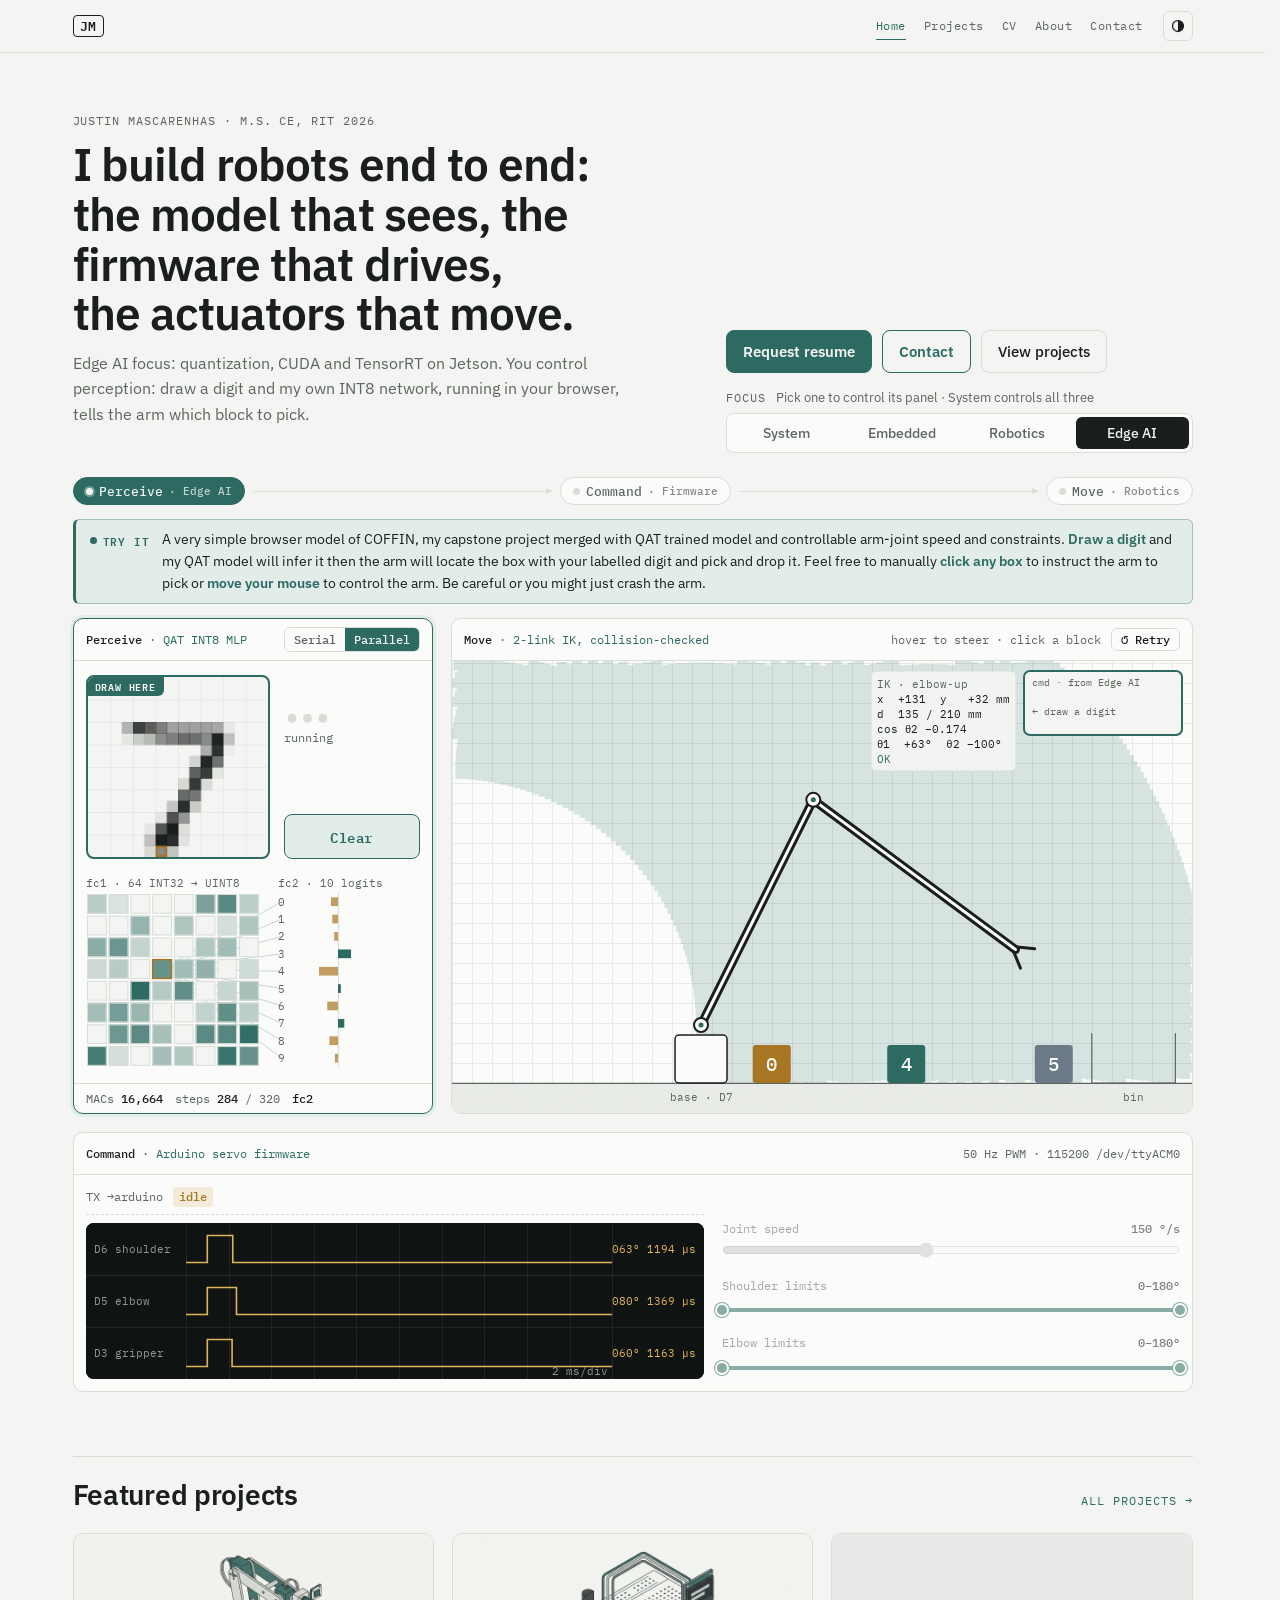
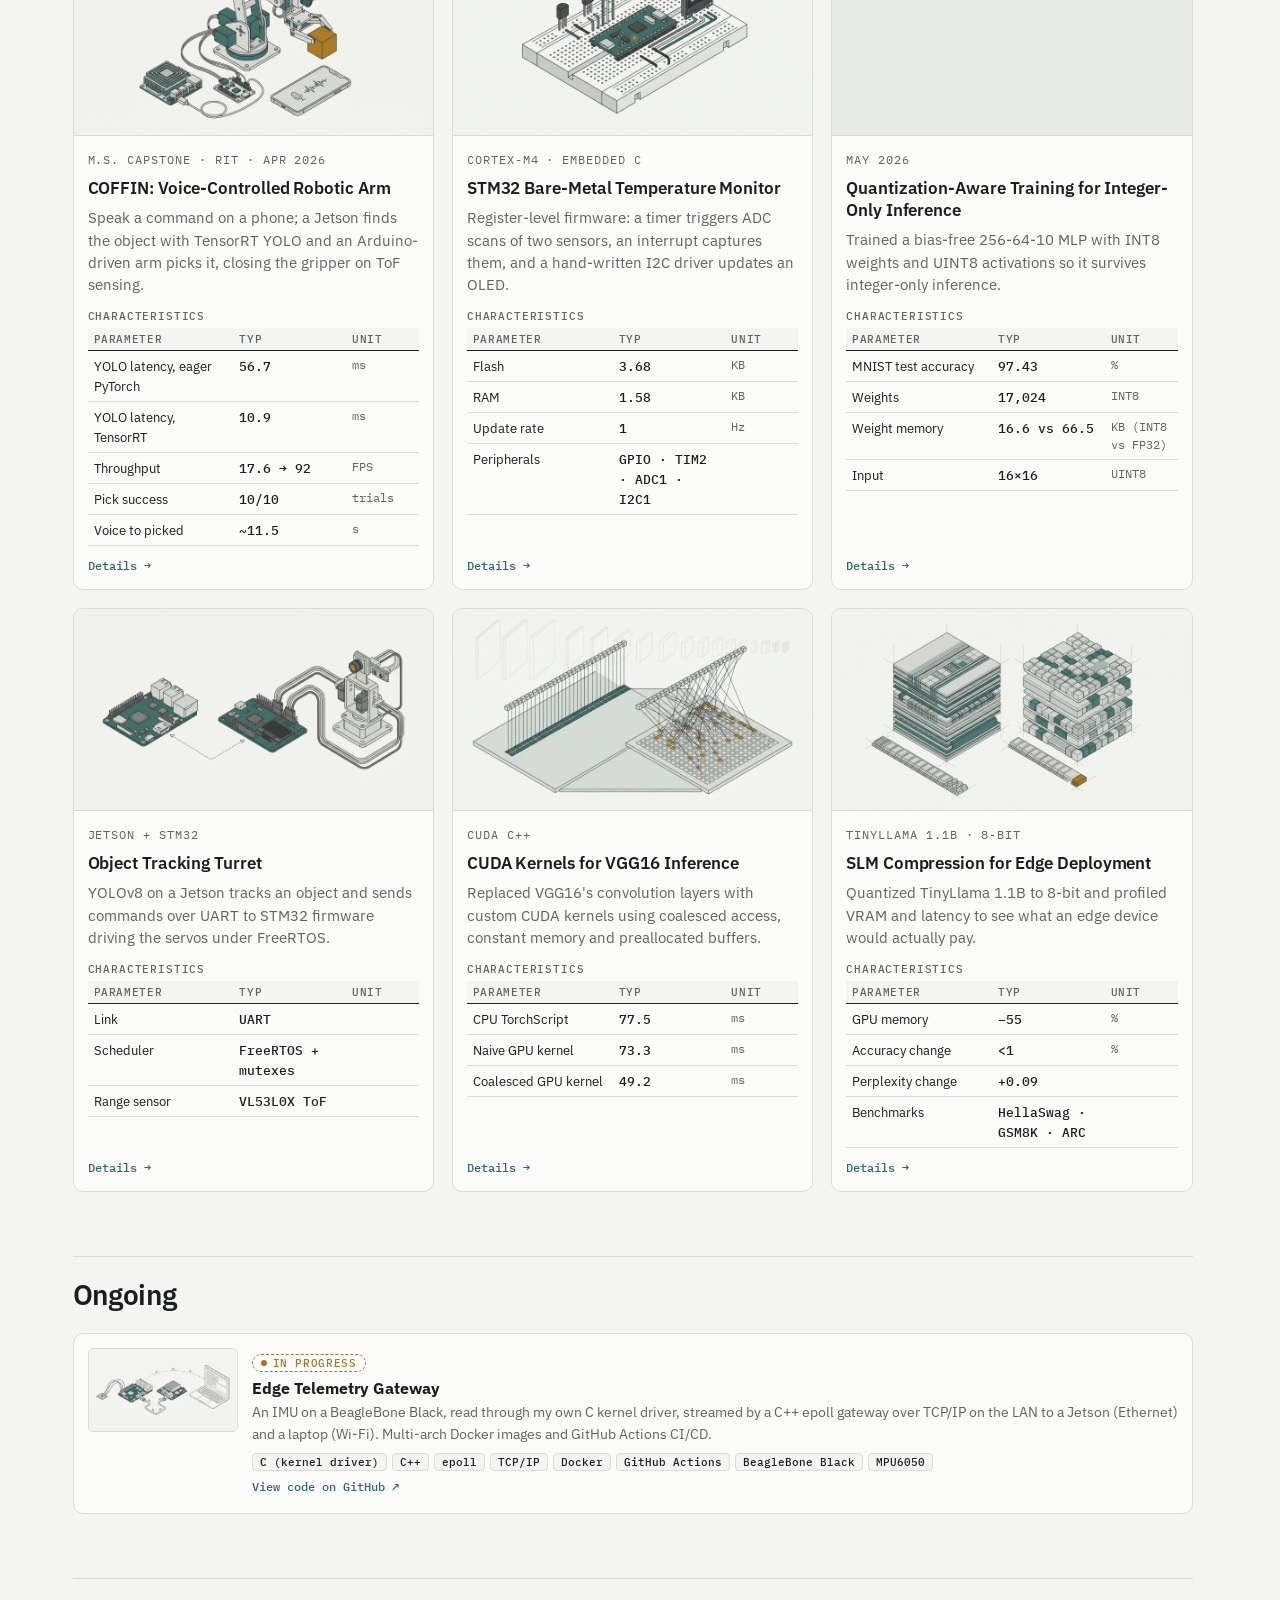
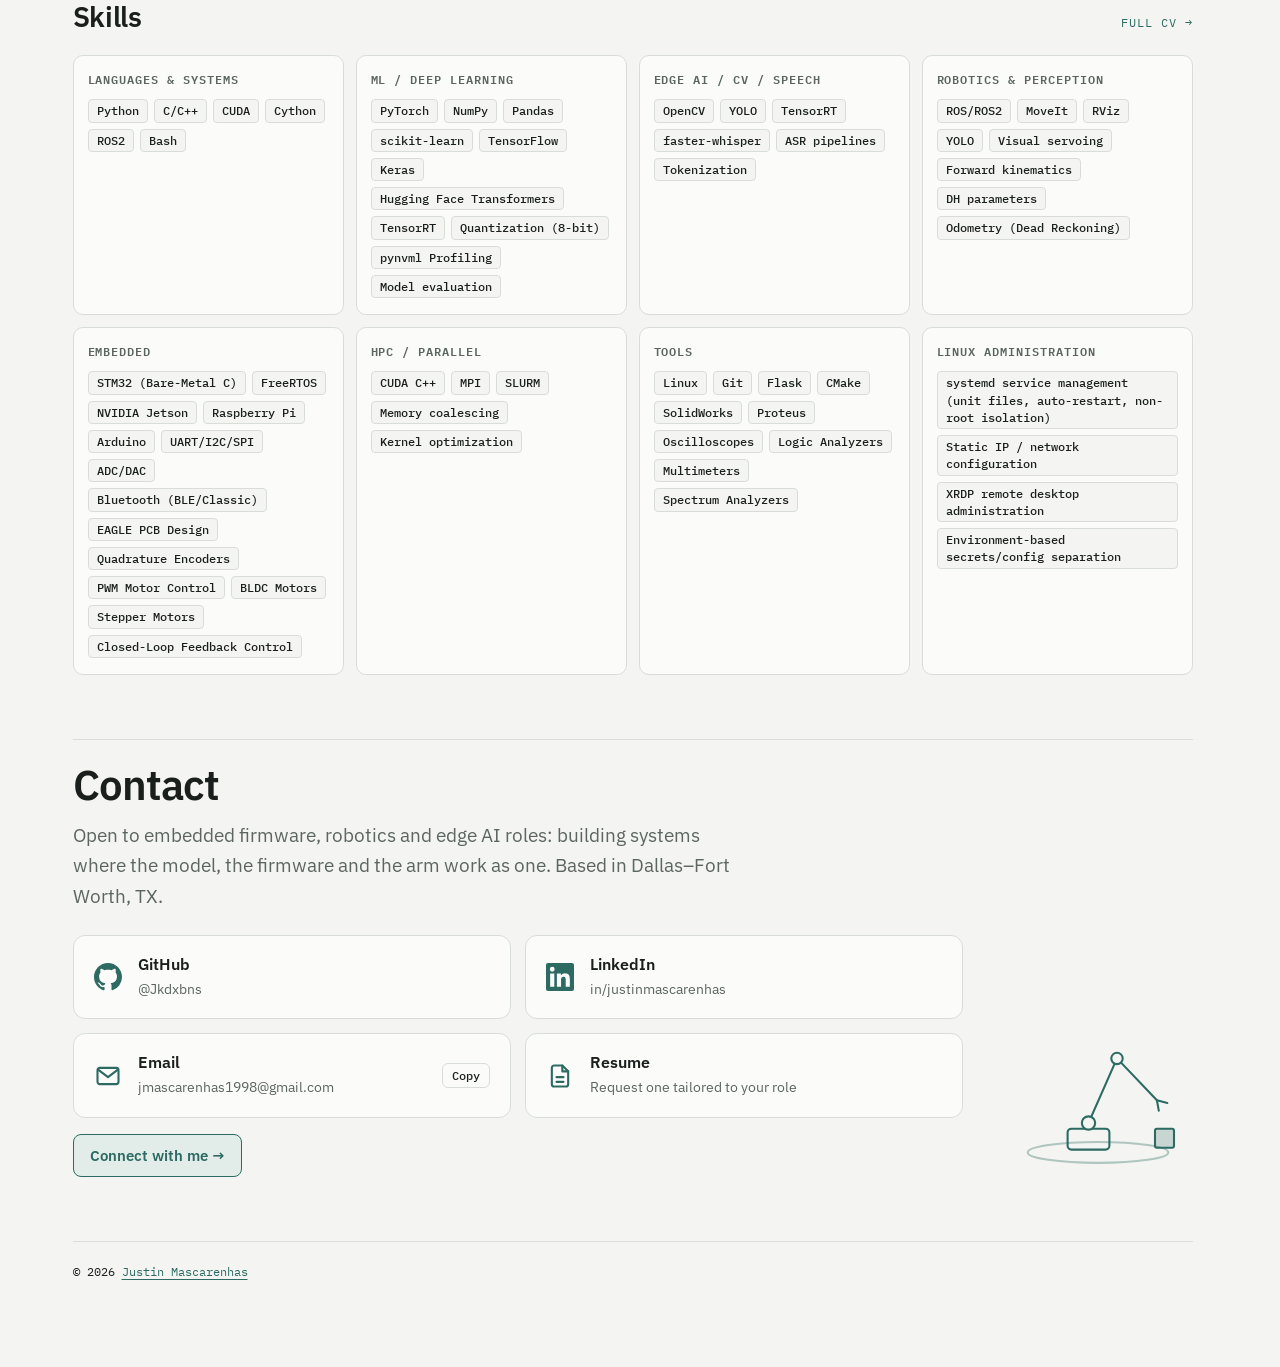
<file: edge-ai/index.html>
<!doctype html>
<html lang="en" data-focus="edge-ai" data-theme="light">
<head>
<meta charset="utf-8">
<meta name="viewport" content="width=device-width, initial-scale=1">
<title>Justin Mascarenhas · Edge AI</title>
<meta name="description" content="Edge AI focus: quantization, CUDA and TensorRT on Jetson. You control perception: draw a digit and my own INT8 network, running in your browser, tells the arm which block to pick.">
<link rel="canonical" href="https://justinmascarenhas.com/edge-ai/">
<meta property="og:type" content="website">
<meta property="og:site_name" content="Justin Mascarenhas">
<meta property="og:url" content="https://justinmascarenhas.com/edge-ai/">
<meta property="og:title" content="Justin Mascarenhas · Edge AI">
<meta property="og:description" content="Edge AI focus: quantization, CUDA and TensorRT on Jetson. You control perception: draw a digit and my own INT8 network, running in your browser, tells the arm which block to pick.">
<meta property="og:image" content="https://justinmascarenhas.com/assets/img/og-image.png">
<meta property="og:image:width" content="1200">
<meta property="og:image:height" content="630">
<meta property="og:image:alt" content="Justin Mascarenhas: robotics, firmware and edge AI">
<meta name="twitter:card" content="summary_large_image">
<meta name="twitter:title" content="Justin Mascarenhas · Edge AI">
<meta name="twitter:description" content="Edge AI focus: quantization, CUDA and TensorRT on Jetson. You control perception: draw a digit and my own INT8 network, running in your browser, tells the arm which block to pick.">
<meta name="twitter:image" content="https://justinmascarenhas.com/assets/img/og-image.png">
<meta name="theme-color" content="#f4f5f2">
<link rel="icon" href="/favicon.svg" type="image/svg+xml">
<script>try{var t=localStorage.getItem("jm-theme");if(t)document.documentElement.setAttribute("data-theme",t)}catch(e){}</script>
<link rel="preconnect" href="https://fonts.googleapis.com">
<link rel="preconnect" href="https://fonts.gstatic.com" crossorigin>
<link rel="stylesheet" href="https://fonts.googleapis.com/css2?family=IBM+Plex+Mono:wght@400;500;600&family=IBM+Plex+Sans:wght@400;500;600&display=swap">
<link rel="stylesheet" href="/assets/css/site.css?v=94d5d3ed">
<script type="application/ld+json">
{"@context":"https://schema.org","@type":"Person","name":"Justin Mascarenhas","url":"https://justinmascarenhas.com/","sameAs":["https://www.linkedin.com/in/justinmascarenhas/","https://github.com/Jkdxbns"],"alumniOf":{"@type":"CollegeOrUniversity","name":"Rochester Institute of Technology"}}
</script>
</head>
<body>
<a class="skip" href="#main">Skip to content</a>
<svg width="0" height="0" style="position:absolute" aria-hidden="true" focusable="false"><defs>
  <pattern id="gp-minor" width="12" height="12" patternUnits="userSpaceOnUse"><path class="gm" d="M12 0H0V12" fill="none"/></pattern>
  <pattern id="gp-major" width="60" height="60" patternUnits="userSpaceOnUse"><path class="gM" d="M60 0H0V60" fill="none"/></pattern>
</defs></svg>

<header class="top">
  <div class="top-in">
    <a class="mark" href="/" aria-label="Justin Mascarenhas, home">JM</a>
    <nav class="nav" aria-label="Sections">
      <a href="/" aria-current="page">Home</a><a href="/projects/">Projects</a><a href="/cv/">CV</a><a href="/about/">About</a><a href="/#contact">Contact</a>
    </nav>
    <button class="btn tbtn" id="themeBtn" type="button" aria-label="Toggle light or dark theme"><svg viewBox="0 0 16 16" aria-hidden="true"><circle cx="8" cy="8" r="6.25" fill="none" stroke="currentColor" stroke-width="1.5"/><path d="M8 1.75a6.25 6.25 0 0 1 0 12.5z" fill="currentColor"/></svg></button>
  </div>
</header>

<main class="wrap" id="main">
  <div id="hero">
  <section class="intro" aria-labelledby="h1">
    <div>
      <div class="label">Justin Mascarenhas · M.S. CE, RIT 2026</div>
      <h1 id="h1">I build robots end to end: the model that sees, the firmware that drives, the actuators that move.</h1>
      <p class="sum" id="sub">Edge AI focus: quantization, CUDA and TensorRT on Jetson. You control perception: draw a digit and my own INT8 network, running in your browser, tells the arm which block to pick.</p>
    </div>
    <div class="side">
      <div class="ctas">
        <a class="btn" id="resume" href="#request-resume">Request resume</a>
        <a class="btn cta-contact" href="#contact">Contact</a>
        <a class="btn" href="/projects/">View projects</a>
      </div>
      <div><div class="fsw-h"><span class="label">Focus</span><span class="fsw-hint">Pick one to control its panel · System controls all three</span></div>
        <div class="fsw" role="group" aria-label="Choose a focus">
          <button type="button" data-f="system" aria-pressed="false">System</button>
          <button type="button" data-f="embedded" aria-pressed="false">Embedded</button>
          <button type="button" data-f="robotics" aria-pressed="false">Robotics</button>
          <button type="button" data-f="edge-ai" aria-pressed="true">Edge AI</button>
        </div></div>
    </div>
  </section>

  <div class="chain" aria-label="System layers">
    <button type="button" class="layer" data-l="ai" data-go="edge-ai">Perceive <small>· Edge AI</small></button><span class="arrow"></span>
    <button type="button" class="layer" data-l="fw" data-go="embedded">Command <small>· Firmware</small></button><span class="arrow"></span>
    <button type="button" class="layer" data-l="rb" data-go="robotics">Move <small>· Robotics</small></button>
  </div>

  <p class="hint-line" id="heroHint"></p>

  <div class="board">
    <!-- PERCEIVE: Edge AI -->
    <div class="panel" id="p-edge">
      <div class="phd"><span><b>Perceive</b> · <span class="tag">QAT INT8 MLP</span></span>
        <div class="seg" role="group" aria-label="Execution model"><button type="button" data-m="serial" aria-pressed="false">Serial</button><button type="button" data-m="parallel" aria-pressed="true">Parallel</button></div></div>
      <div class="disp">
        <div class="edge">
          <div class="etop">
            <div class="pad" id="pad"><canvas id="padCv" aria-label="Drawing pad: draw the digit of the block to pick"></canvas><div class="ph" id="padPh">draw a<br>block's digit</div><span class="pad-tag" aria-hidden="true">draw here</span></div>
            <div class="eres"><div class="digit wait" id="digit">·</div><div class="conf" id="conf">&nbsp;</div><div class="cmdout" id="cmdOut"></div><button class="btn clearbtn" id="clear" type="button">Clear</button></div>
          </div>
          <div class="net" id="net"><canvas id="netCv"></canvas><div class="tip" id="tip"></div></div>
        </div>
        <div id="code" hidden></div><div id="top3" hidden></div>
      </div>
      <div class="strip">
        <div class="erow"><div class="counters" id="counters"></div></div>
      </div>
    </div>

    <!-- MOVE: robot arm -->
    <div class="panel" id="p-arm">
      <div class="phd"><span><b>Move</b> · <span class="tag">2-link IK, collision-checked</span></span><span class="hdr-r"><span id="hint">hover to steer · click a block</span><button class="btn retry" id="retryBtn" type="button" title="Re-home the arm and retry the last rejected pick">↺ Retry</button></span></div>
      <div class="disp" id="stage">
        <canvas id="cv" role="img" aria-label="Two-link robot arm with numbered blocks. The block picked is the digit classified by the Edge AI panel; firmware limits shade the reachable workspace."></canvas>
        <div class="warn" id="warn" role="status"><b id="warnT">COLLISION WARNING · CANNOT MOVE</b><span id="warnWhy"></span></div>
      </div>
    </div>

    <!-- COMMAND: firmware -->
    <div class="panel" id="p-fw">
      <div class="phd"><span><b>Command</b> · <span class="tag">Arduino servo firmware</span></span><span title="Serial link to the Arduino: 115200 baud on /dev/ttyACM0">50 Hz PWM · 115200 /dev/ttyACM0</span></div>
      <div class="fwgrid">
          <div class="tx"><span class="k">TX →arduino</span><b id="txCmd">idle</b><span class="note" id="txNote"></span></div>
          <div class="fscope"><canvas id="fwScope" aria-label="Three-channel scope: shoulder, elbow and gripper servo pulses inside their firmware limit bands"></canvas></div>
        <div class="ctl">
          <div><div class="h"><span>Joint speed</span><b id="vSpeed">–</b></div><input type="range" id="fSpeed" min="30" max="300" step="10" aria-label="Joint speed in degrees per second"></div>
          <div><div class="h"><span>Shoulder limits</span><b id="vS">–</b></div>
            <div class="dual" id="dS"><div class="trk"></div><div class="sel"></div><button type="button" class="th" role="slider" aria-label="Shoulder minimum angle"></button><button type="button" class="th" role="slider" aria-label="Shoulder maximum angle"></button></div></div>
          <div><div class="h"><span>Elbow limits</span><b id="vE">–</b></div>
            <div class="dual" id="dE"><div class="trk"></div><div class="sel"></div><button type="button" class="th" role="slider" aria-label="Elbow minimum angle"></button><button type="button" class="th" role="slider" aria-label="Elbow maximum angle"></button></div></div>
        </div>
      </div>
    </div>
  </div>
  </div>

  <section class="sec" id="featured" aria-labelledby="h-feat">
    <div class="shd"><h2 id="h-feat">Featured projects</h2><a class="label lk" href="/projects/">All projects →</a></div>
    <div class="cards" id="featGrid"></div>
  </section>

  <section class="sec" id="ongoing-sec" aria-labelledby="h-on">
    <div class="shd"><h2 id="h-on">Ongoing</h2></div>
    <div class="box" id="ongoing"></div>
  </section>

  <section class="sec" id="skills-sec" aria-labelledby="h-sk">
    <div class="shd"><h2 id="h-sk">Skills</h2><a class="label lk" href="/cv/">Full CV →</a></div>
    <div class="sk-tiles" data-skill-tiles></div>
  </section>

  <section class="sec" id="contact" aria-labelledby="h-contact">
    <div class="ct">
      <div class="ct-main">
        <h2 id="h-contact" class="ct-h">Contact</h2>
        <p class="ct-intro" id="ctIntro"></p>
        <div class="ct-grid">
          <a class="ct-card" id="ctGh" href="#" target="_blank" rel="noopener"><svg class="ic" viewBox="0 0 16 16" aria-hidden="true"><path fill="currentColor" d="M8 0C3.58 0 0 3.58 0 8c0 3.54 2.29 6.53 5.47 7.59.4.07.55-.17.55-.38 0-.19-.01-.82-.01-1.49-2.01.37-2.53-.49-2.69-.94-.09-.23-.48-.94-.82-1.13-.28-.15-.68-.52-.01-.53.63-.01 1.08.58 1.23.82.72 1.21 1.87.87 2.33.66.07-.52.28-.87.51-1.07-1.78-.2-3.64-.89-3.64-3.95 0-.87.31-1.59.82-2.15-.08-.2-.36-1.02.08-2.12 0 0 .67-.21 2.2.82.64-.18 1.32-.27 2-.27.68 0 1.36.09 2 .27 1.53-1.04 2.2-.82 2.2-.82.44 1.1.16 1.92.08 2.12.51.56.82 1.27.82 2.15 0 3.07-1.87 3.75-3.65 3.95.29.25.54.73.54 1.48 0 1.07-.01 1.93-.01 2.2 0 .21.15.46.55.38A8.01 8.01 0 0 0 16 8c0-4.42-3.58-8-8-8z"/></svg><span><b>GitHub</b><small id="ctGhH"></small></span></a>
          <a class="ct-card" id="ctLi" href="#" target="_blank" rel="noopener"><svg class="ic" viewBox="0 0 24 24" aria-hidden="true"><path fill="currentColor" d="M20.45 20.45h-3.56v-5.57c0-1.33-.02-3.04-1.85-3.04-1.85 0-2.14 1.45-2.14 2.94v5.67H9.35V9h3.41v1.56h.05c.48-.9 1.64-1.85 3.37-1.85 3.6 0 4.27 2.37 4.27 5.46v6.28zM5.34 7.43a2.06 2.06 0 1 1 0-4.13 2.06 2.06 0 0 1 0 4.13zM7.12 20.45H3.56V9h3.56v11.45zM22.22 0H1.77C.79 0 0 .77 0 1.73v20.54C0 23.23.79 24 1.77 24h20.45c.98 0 1.78-.77 1.78-1.73V1.73C24 .77 23.2 0 22.22 0z"/></svg><span><b>LinkedIn</b><small id="ctLiH"></small></span></a>
          <div class="ct-card"><svg class="ic" viewBox="0 0 24 24" aria-hidden="true" fill="none" stroke="currentColor" stroke-width="1.8" stroke-linecap="round" stroke-linejoin="round"><rect x="3" y="5" width="18" height="14" rx="2"/><path d="m3.5 6.5 8.5 6.5 8.5-6.5"/></svg><span><b><a id="mailto" href="#">Email</a></b><small id="mail"></small></span><button class="ct-copy" id="copy" type="button" aria-label="Copy email address">Copy</button><span class="copied" id="copied" role="status" aria-live="polite"></span></div>
          <a class="ct-card" id="ctResume" href="#request-resume"><svg class="ic" viewBox="0 0 24 24" aria-hidden="true" fill="none" stroke="currentColor" stroke-width="1.8" stroke-linecap="round" stroke-linejoin="round"><path d="M14 3H7a2 2 0 0 0-2 2v14a2 2 0 0 0 2 2h10a2 2 0 0 0 2-2V8z"/><path d="M14 3v5h5M9 13h6M9 17h6"/></svg><span><b>Resume</b><small>Request one tailored to your role</small></span></a>
        </div>
        <button class="btn ct-open" id="cfOpen" type="button" aria-expanded="false" aria-controls="cf" hidden>Connect with me →</button>
        <form class="cf" id="cf" hidden novalidate>
          <h3 class="cf-h">Let's build something.</h3>
          <div class="cf-row">
            <label class="cf-f"><span>Name</span><input name="name" autocomplete="name" placeholder="Your name" required maxlength="120"></label>
            <label class="cf-f"><span>Email</span><input name="email" type="email" autocomplete="email" placeholder="you@example.com" required maxlength="200"></label>
          </div>
          <label class="cf-f"><span>Subject</span><input name="subject" placeholder="What's it about?" required maxlength="160"></label>
          <label class="cf-f"><span>Message</span><textarea name="message" rows="6" placeholder="A few words about the role or project, or just say hi." required maxlength="5000"></textarea></label>
          <fieldset class="cf-topic"><legend>Topic</legend><div class="cf-chips" id="cfTopics"></div></fieldset>
          <input type="checkbox" name="botcheck" class="cf-hp" tabindex="-1" autocomplete="off" aria-hidden="true">
          <div class="cf-send"><button class="btn cf-btn" type="submit" id="cfBtn">Send message</button><span class="cf-alt">Prefer email? <a id="cfMail" href="#"></a></span></div>
          <p class="cf-status" id="cfStatus" role="status" aria-live="polite"></p>
        </form>
      </div>
      <svg class="ct-art" viewBox="0 0 200 190" aria-hidden="true" fill="none" stroke="currentColor" stroke-width="2.2" stroke-linecap="round" stroke-linejoin="round">
        <ellipse cx="100" cy="171" rx="74" ry="11" stroke-opacity=".35"/>
        <rect x="68" y="146" width="44" height="22" rx="4"/>
        <path d="M90 140 L120 72 L162 116"/>
        <circle cx="90" cy="140" r="7" fill="var(--bg)"/><circle cx="120" cy="72" r="6" fill="var(--bg)"/>
        <path d="M162 116 l11 3 M162 116 l2 11"/>
        <rect x="160" y="146" width="20" height="20" rx="2" fill="currentColor" fill-opacity=".22"/>
      </svg>
    </div>
  </section>

  <footer class="foot"><span>© 2026 <a href="/">Justin Mascarenhas</a></span></footer>
</main>

<div class="dr-back" id="drBack" hidden></div>
<aside class="drawer" id="drawer" role="dialog" aria-modal="true" aria-labelledby="drTitle" hidden tabindex="-1">
  <div class="dr-hd"><span class="label">Project</span><button class="btn dr-x" id="drClose" type="button" aria-label="Close project details">×</button></div>
  <div class="dr-body" id="drBody"></div>
</aside>

<noscript><p class="wrap">The live demos and project lists need JavaScript. Email: jmascarenhas1998@gmail.com · <a href="https://www.linkedin.com/in/justinmascarenhas/">LinkedIn</a> · <a href="https://github.com/Jkdxbns">GitHub</a></p></noscript>

<script src="/assets/data/content.js?v=bc781bf8"></script>
<script src="/assets/data/qat-weights.js?v=249c9497"></script>
<script src="/assets/js/theme.js?v=11fe7816"></script>
<script src="/assets/js/hero-page.js?v=516e213d"></script>
<script src="/assets/js/hero-robot.js?v=1febb6e7"></script>
<script src="/assets/js/hero-edge.js?v=3fa43dc9"></script>
<script src="/assets/js/site.js?v=c1e7e31f"></script>
</body>
</html>
</file>
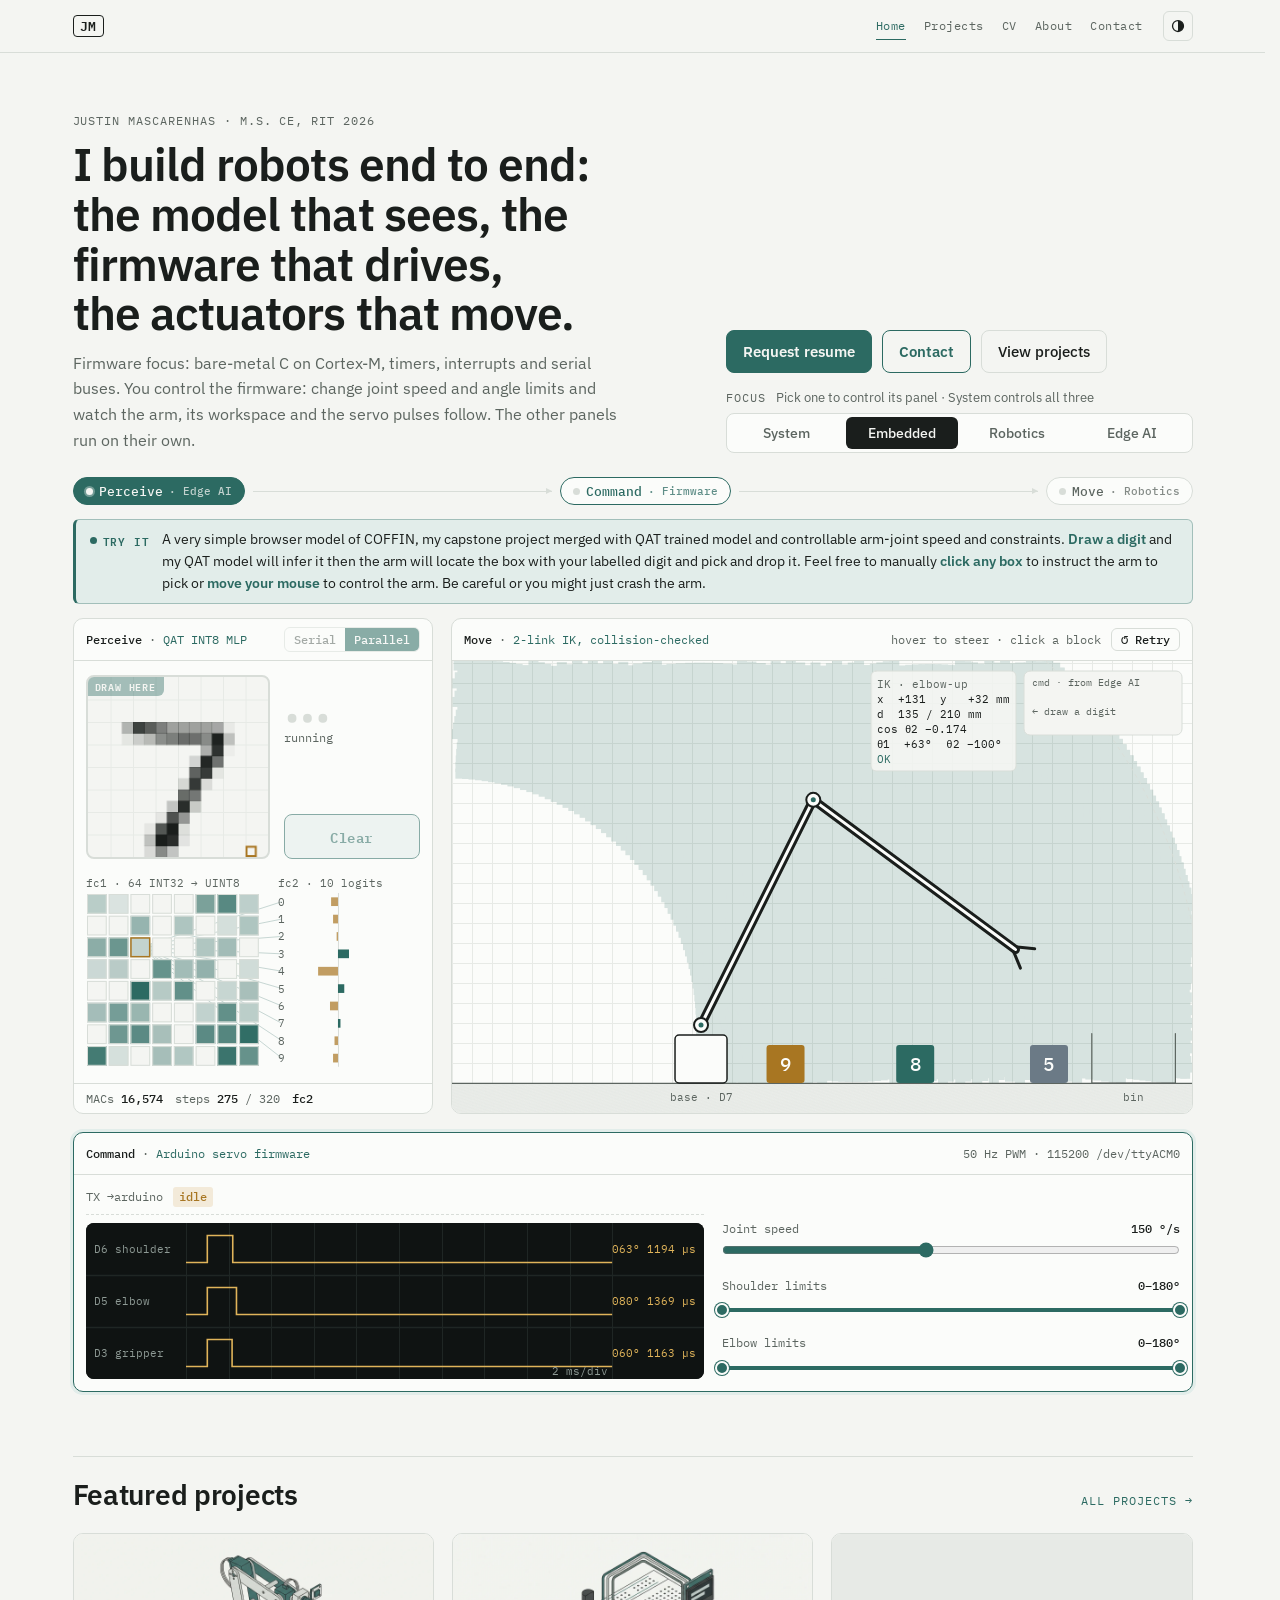
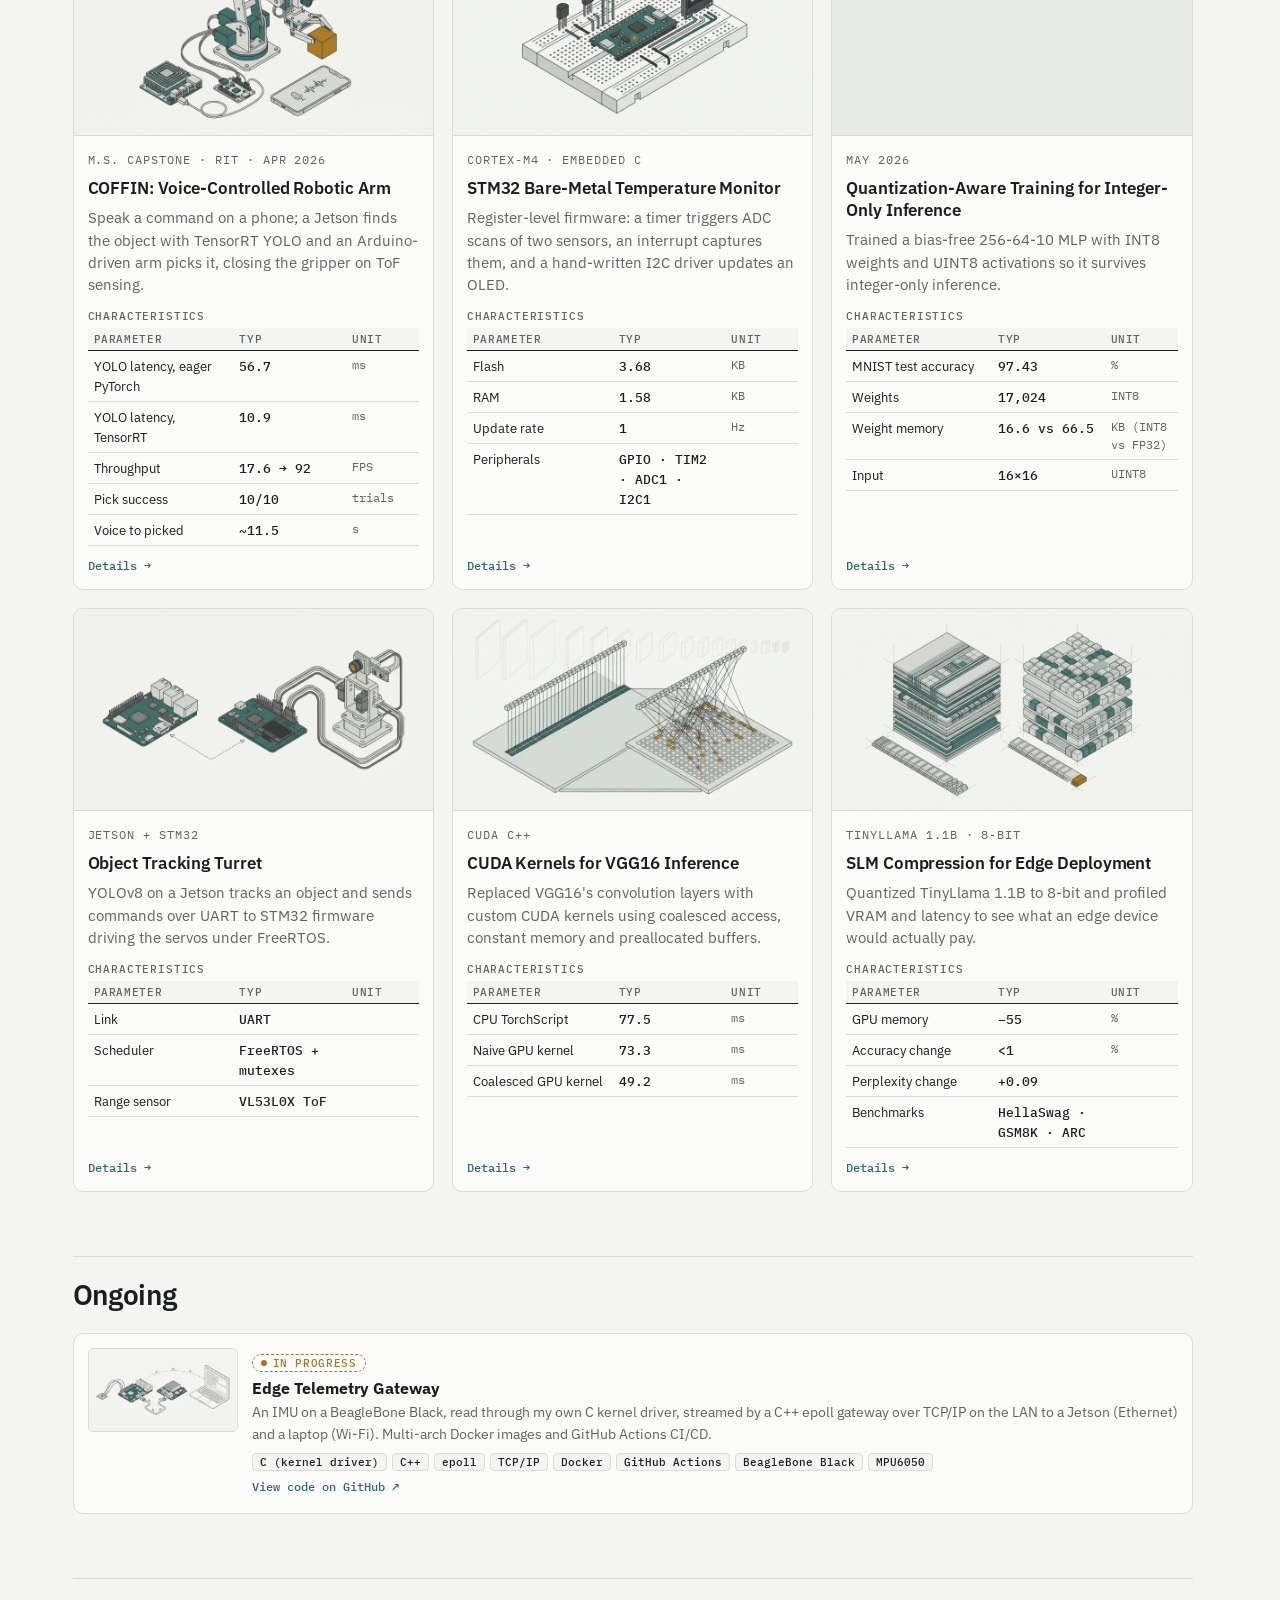
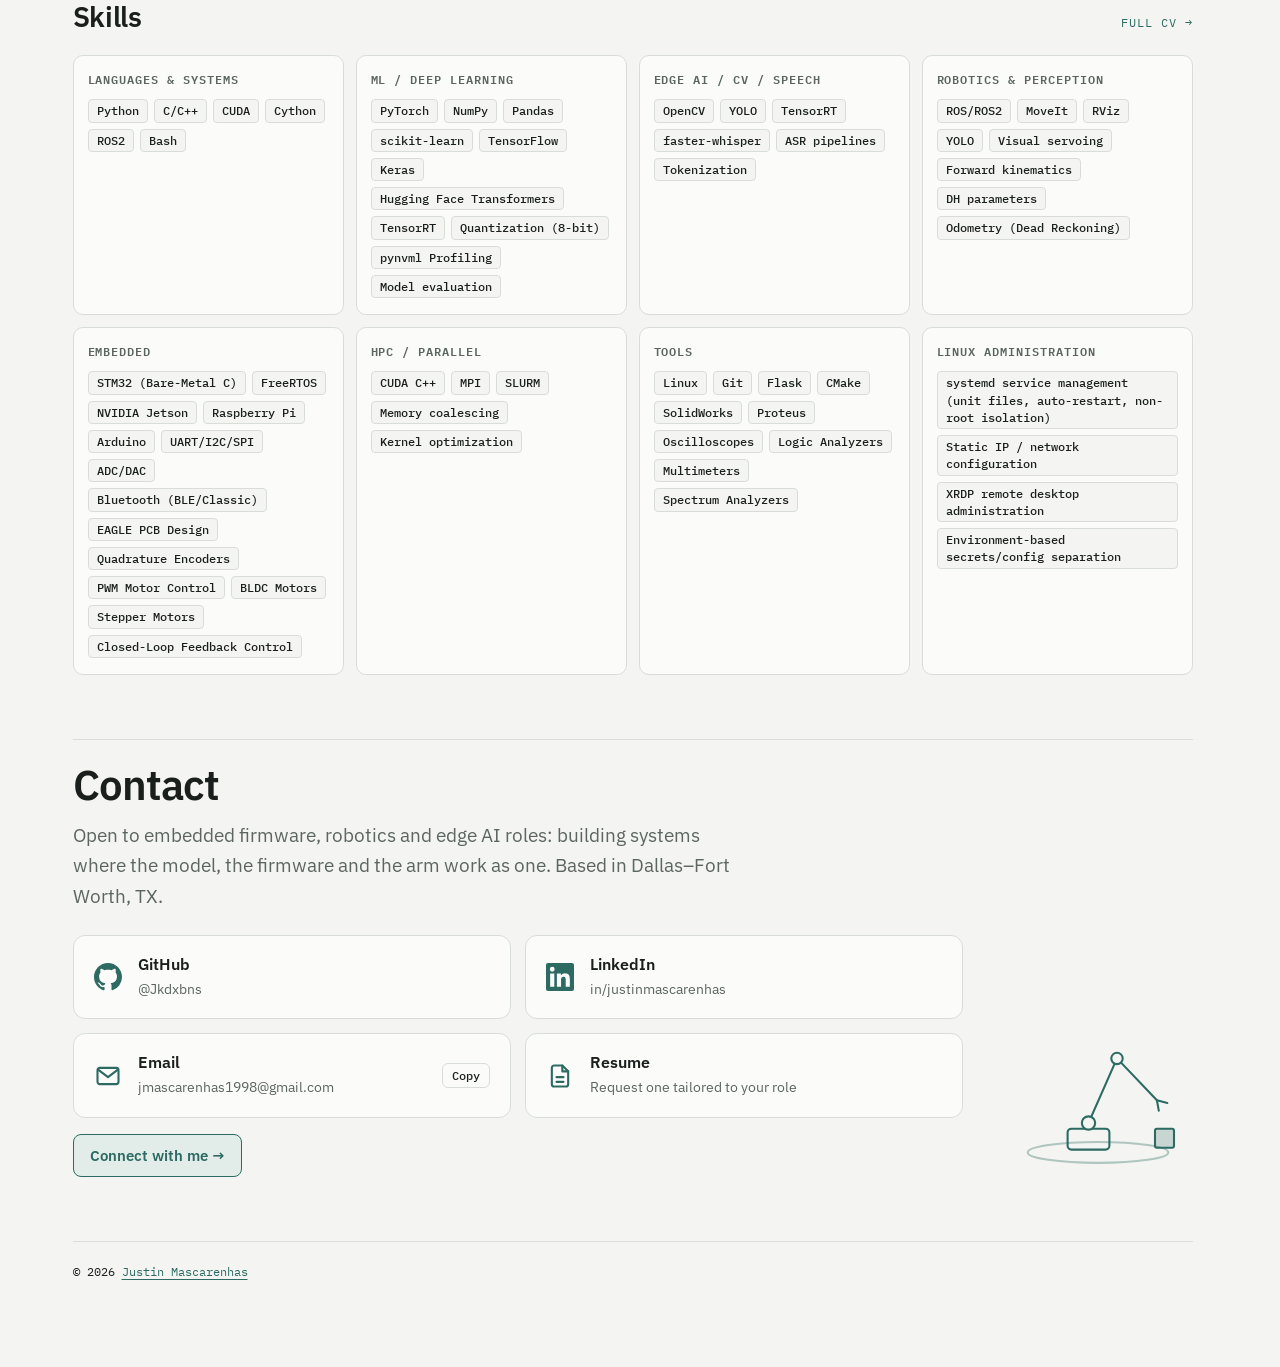
<file: embedded/index.html>
<!doctype html>
<html lang="en" data-focus="embedded" data-theme="light">
<head>
<meta charset="utf-8">
<meta name="viewport" content="width=device-width, initial-scale=1">
<title>Justin Mascarenhas · Embedded Firmware</title>
<meta name="description" content="Firmware focus: bare-metal C on Cortex-M, timers, interrupts and serial buses. You control the firmware: change joint speed and angle limits and watch the arm, its workspace and the servo pulses follow. The other panels run on their own.">
<link rel="canonical" href="https://justinmascarenhas.com/embedded/">
<meta property="og:type" content="website">
<meta property="og:site_name" content="Justin Mascarenhas">
<meta property="og:url" content="https://justinmascarenhas.com/embedded/">
<meta property="og:title" content="Justin Mascarenhas · Embedded Firmware">
<meta property="og:description" content="Firmware focus: bare-metal C on Cortex-M, timers, interrupts and serial buses. You control the firmware: change joint speed and angle limits and watch the arm, its workspace and the servo pulses follow. The other panels run on their own.">
<meta property="og:image" content="https://justinmascarenhas.com/assets/img/og-image.png">
<meta property="og:image:width" content="1200">
<meta property="og:image:height" content="630">
<meta property="og:image:alt" content="Justin Mascarenhas: robotics, firmware and edge AI">
<meta name="twitter:card" content="summary_large_image">
<meta name="twitter:title" content="Justin Mascarenhas · Embedded Firmware">
<meta name="twitter:description" content="Firmware focus: bare-metal C on Cortex-M, timers, interrupts and serial buses. You control the firmware: change joint speed and angle limits and watch the arm, its workspace and the servo pulses follow. The other panels run on their own.">
<meta name="twitter:image" content="https://justinmascarenhas.com/assets/img/og-image.png">
<meta name="theme-color" content="#f4f5f2">
<link rel="icon" href="/favicon.svg" type="image/svg+xml">
<script>try{var t=localStorage.getItem("jm-theme");if(t)document.documentElement.setAttribute("data-theme",t)}catch(e){}</script>
<link rel="preconnect" href="https://fonts.googleapis.com">
<link rel="preconnect" href="https://fonts.gstatic.com" crossorigin>
<link rel="stylesheet" href="https://fonts.googleapis.com/css2?family=IBM+Plex+Mono:wght@400;500;600&family=IBM+Plex+Sans:wght@400;500;600&display=swap">
<link rel="stylesheet" href="/assets/css/site.css?v=94d5d3ed">
<script type="application/ld+json">
{"@context":"https://schema.org","@type":"Person","name":"Justin Mascarenhas","url":"https://justinmascarenhas.com/","sameAs":["https://www.linkedin.com/in/justinmascarenhas/","https://github.com/Jkdxbns"],"alumniOf":{"@type":"CollegeOrUniversity","name":"Rochester Institute of Technology"}}
</script>
</head>
<body>
<a class="skip" href="#main">Skip to content</a>
<svg width="0" height="0" style="position:absolute" aria-hidden="true" focusable="false"><defs>
  <pattern id="gp-minor" width="12" height="12" patternUnits="userSpaceOnUse"><path class="gm" d="M12 0H0V12" fill="none"/></pattern>
  <pattern id="gp-major" width="60" height="60" patternUnits="userSpaceOnUse"><path class="gM" d="M60 0H0V60" fill="none"/></pattern>
</defs></svg>

<header class="top">
  <div class="top-in">
    <a class="mark" href="/" aria-label="Justin Mascarenhas, home">JM</a>
    <nav class="nav" aria-label="Sections">
      <a href="/" aria-current="page">Home</a><a href="/projects/">Projects</a><a href="/cv/">CV</a><a href="/about/">About</a><a href="/#contact">Contact</a>
    </nav>
    <button class="btn tbtn" id="themeBtn" type="button" aria-label="Toggle light or dark theme"><svg viewBox="0 0 16 16" aria-hidden="true"><circle cx="8" cy="8" r="6.25" fill="none" stroke="currentColor" stroke-width="1.5"/><path d="M8 1.75a6.25 6.25 0 0 1 0 12.5z" fill="currentColor"/></svg></button>
  </div>
</header>

<main class="wrap" id="main">
  <div id="hero">
  <section class="intro" aria-labelledby="h1">
    <div>
      <div class="label">Justin Mascarenhas · M.S. CE, RIT 2026</div>
      <h1 id="h1">I build robots end to end: the model that sees, the firmware that drives, the actuators that move.</h1>
      <p class="sum" id="sub">Firmware focus: bare-metal C on Cortex-M, timers, interrupts and serial buses. You control the firmware: change joint speed and angle limits and watch the arm, its workspace and the servo pulses follow. The other panels run on their own.</p>
    </div>
    <div class="side">
      <div class="ctas">
        <a class="btn" id="resume" href="#request-resume">Request resume</a>
        <a class="btn cta-contact" href="#contact">Contact</a>
        <a class="btn" href="/projects/">View projects</a>
      </div>
      <div><div class="fsw-h"><span class="label">Focus</span><span class="fsw-hint">Pick one to control its panel · System controls all three</span></div>
        <div class="fsw" role="group" aria-label="Choose a focus">
          <button type="button" data-f="system" aria-pressed="false">System</button>
          <button type="button" data-f="embedded" aria-pressed="true">Embedded</button>
          <button type="button" data-f="robotics" aria-pressed="false">Robotics</button>
          <button type="button" data-f="edge-ai" aria-pressed="false">Edge AI</button>
        </div></div>
    </div>
  </section>

  <div class="chain" aria-label="System layers">
    <button type="button" class="layer" data-l="ai" data-go="edge-ai">Perceive <small>· Edge AI</small></button><span class="arrow"></span>
    <button type="button" class="layer" data-l="fw" data-go="embedded">Command <small>· Firmware</small></button><span class="arrow"></span>
    <button type="button" class="layer" data-l="rb" data-go="robotics">Move <small>· Robotics</small></button>
  </div>

  <p class="hint-line" id="heroHint"></p>

  <div class="board">
    <!-- PERCEIVE: Edge AI -->
    <div class="panel" id="p-edge">
      <div class="phd"><span><b>Perceive</b> · <span class="tag">QAT INT8 MLP</span></span>
        <div class="seg" role="group" aria-label="Execution model"><button type="button" data-m="serial" aria-pressed="false">Serial</button><button type="button" data-m="parallel" aria-pressed="true">Parallel</button></div></div>
      <div class="disp">
        <div class="edge">
          <div class="etop">
            <div class="pad" id="pad"><canvas id="padCv" aria-label="Drawing pad: draw the digit of the block to pick"></canvas><div class="ph" id="padPh">draw a<br>block's digit</div><span class="pad-tag" aria-hidden="true">draw here</span></div>
            <div class="eres"><div class="digit wait" id="digit">·</div><div class="conf" id="conf">&nbsp;</div><div class="cmdout" id="cmdOut"></div><button class="btn clearbtn" id="clear" type="button">Clear</button></div>
          </div>
          <div class="net" id="net"><canvas id="netCv"></canvas><div class="tip" id="tip"></div></div>
        </div>
        <div id="code" hidden></div><div id="top3" hidden></div>
      </div>
      <div class="strip">
        <div class="erow"><div class="counters" id="counters"></div></div>
      </div>
    </div>

    <!-- MOVE: robot arm -->
    <div class="panel" id="p-arm">
      <div class="phd"><span><b>Move</b> · <span class="tag">2-link IK, collision-checked</span></span><span class="hdr-r"><span id="hint">hover to steer · click a block</span><button class="btn retry" id="retryBtn" type="button" title="Re-home the arm and retry the last rejected pick">↺ Retry</button></span></div>
      <div class="disp" id="stage">
        <canvas id="cv" role="img" aria-label="Two-link robot arm with numbered blocks. The block picked is the digit classified by the Edge AI panel; firmware limits shade the reachable workspace."></canvas>
        <div class="warn" id="warn" role="status"><b id="warnT">COLLISION WARNING · CANNOT MOVE</b><span id="warnWhy"></span></div>
      </div>
    </div>

    <!-- COMMAND: firmware -->
    <div class="panel" id="p-fw">
      <div class="phd"><span><b>Command</b> · <span class="tag">Arduino servo firmware</span></span><span title="Serial link to the Arduino: 115200 baud on /dev/ttyACM0">50 Hz PWM · 115200 /dev/ttyACM0</span></div>
      <div class="fwgrid">
          <div class="tx"><span class="k">TX →arduino</span><b id="txCmd">idle</b><span class="note" id="txNote"></span></div>
          <div class="fscope"><canvas id="fwScope" aria-label="Three-channel scope: shoulder, elbow and gripper servo pulses inside their firmware limit bands"></canvas></div>
        <div class="ctl">
          <div><div class="h"><span>Joint speed</span><b id="vSpeed">–</b></div><input type="range" id="fSpeed" min="30" max="300" step="10" aria-label="Joint speed in degrees per second"></div>
          <div><div class="h"><span>Shoulder limits</span><b id="vS">–</b></div>
            <div class="dual" id="dS"><div class="trk"></div><div class="sel"></div><button type="button" class="th" role="slider" aria-label="Shoulder minimum angle"></button><button type="button" class="th" role="slider" aria-label="Shoulder maximum angle"></button></div></div>
          <div><div class="h"><span>Elbow limits</span><b id="vE">–</b></div>
            <div class="dual" id="dE"><div class="trk"></div><div class="sel"></div><button type="button" class="th" role="slider" aria-label="Elbow minimum angle"></button><button type="button" class="th" role="slider" aria-label="Elbow maximum angle"></button></div></div>
        </div>
      </div>
    </div>
  </div>
  </div>

  <section class="sec" id="featured" aria-labelledby="h-feat">
    <div class="shd"><h2 id="h-feat">Featured projects</h2><a class="label lk" href="/projects/">All projects →</a></div>
    <div class="cards" id="featGrid"></div>
  </section>

  <section class="sec" id="ongoing-sec" aria-labelledby="h-on">
    <div class="shd"><h2 id="h-on">Ongoing</h2></div>
    <div class="box" id="ongoing"></div>
  </section>

  <section class="sec" id="skills-sec" aria-labelledby="h-sk">
    <div class="shd"><h2 id="h-sk">Skills</h2><a class="label lk" href="/cv/">Full CV →</a></div>
    <div class="sk-tiles" data-skill-tiles></div>
  </section>

  <section class="sec" id="contact" aria-labelledby="h-contact">
    <div class="ct">
      <div class="ct-main">
        <h2 id="h-contact" class="ct-h">Contact</h2>
        <p class="ct-intro" id="ctIntro"></p>
        <div class="ct-grid">
          <a class="ct-card" id="ctGh" href="#" target="_blank" rel="noopener"><svg class="ic" viewBox="0 0 16 16" aria-hidden="true"><path fill="currentColor" d="M8 0C3.58 0 0 3.58 0 8c0 3.54 2.29 6.53 5.47 7.59.4.07.55-.17.55-.38 0-.19-.01-.82-.01-1.49-2.01.37-2.53-.49-2.69-.94-.09-.23-.48-.94-.82-1.13-.28-.15-.68-.52-.01-.53.63-.01 1.08.58 1.23.82.72 1.21 1.87.87 2.33.66.07-.52.28-.87.51-1.07-1.78-.2-3.64-.89-3.64-3.95 0-.87.31-1.59.82-2.15-.08-.2-.36-1.02.08-2.12 0 0 .67-.21 2.2.82.64-.18 1.32-.27 2-.27.68 0 1.36.09 2 .27 1.53-1.04 2.2-.82 2.2-.82.44 1.1.16 1.92.08 2.12.51.56.82 1.27.82 2.15 0 3.07-1.87 3.75-3.65 3.95.29.25.54.73.54 1.48 0 1.07-.01 1.93-.01 2.2 0 .21.15.46.55.38A8.01 8.01 0 0 0 16 8c0-4.42-3.58-8-8-8z"/></svg><span><b>GitHub</b><small id="ctGhH"></small></span></a>
          <a class="ct-card" id="ctLi" href="#" target="_blank" rel="noopener"><svg class="ic" viewBox="0 0 24 24" aria-hidden="true"><path fill="currentColor" d="M20.45 20.45h-3.56v-5.57c0-1.33-.02-3.04-1.85-3.04-1.85 0-2.14 1.45-2.14 2.94v5.67H9.35V9h3.41v1.56h.05c.48-.9 1.64-1.85 3.37-1.85 3.6 0 4.27 2.37 4.27 5.46v6.28zM5.34 7.43a2.06 2.06 0 1 1 0-4.13 2.06 2.06 0 0 1 0 4.13zM7.12 20.45H3.56V9h3.56v11.45zM22.22 0H1.77C.79 0 0 .77 0 1.73v20.54C0 23.23.79 24 1.77 24h20.45c.98 0 1.78-.77 1.78-1.73V1.73C24 .77 23.2 0 22.22 0z"/></svg><span><b>LinkedIn</b><small id="ctLiH"></small></span></a>
          <div class="ct-card"><svg class="ic" viewBox="0 0 24 24" aria-hidden="true" fill="none" stroke="currentColor" stroke-width="1.8" stroke-linecap="round" stroke-linejoin="round"><rect x="3" y="5" width="18" height="14" rx="2"/><path d="m3.5 6.5 8.5 6.5 8.5-6.5"/></svg><span><b><a id="mailto" href="#">Email</a></b><small id="mail"></small></span><button class="ct-copy" id="copy" type="button" aria-label="Copy email address">Copy</button><span class="copied" id="copied" role="status" aria-live="polite"></span></div>
          <a class="ct-card" id="ctResume" href="#request-resume"><svg class="ic" viewBox="0 0 24 24" aria-hidden="true" fill="none" stroke="currentColor" stroke-width="1.8" stroke-linecap="round" stroke-linejoin="round"><path d="M14 3H7a2 2 0 0 0-2 2v14a2 2 0 0 0 2 2h10a2 2 0 0 0 2-2V8z"/><path d="M14 3v5h5M9 13h6M9 17h6"/></svg><span><b>Resume</b><small>Request one tailored to your role</small></span></a>
        </div>
        <button class="btn ct-open" id="cfOpen" type="button" aria-expanded="false" aria-controls="cf" hidden>Connect with me →</button>
        <form class="cf" id="cf" hidden novalidate>
          <h3 class="cf-h">Let's build something.</h3>
          <div class="cf-row">
            <label class="cf-f"><span>Name</span><input name="name" autocomplete="name" placeholder="Your name" required maxlength="120"></label>
            <label class="cf-f"><span>Email</span><input name="email" type="email" autocomplete="email" placeholder="you@example.com" required maxlength="200"></label>
          </div>
          <label class="cf-f"><span>Subject</span><input name="subject" placeholder="What's it about?" required maxlength="160"></label>
          <label class="cf-f"><span>Message</span><textarea name="message" rows="6" placeholder="A few words about the role or project, or just say hi." required maxlength="5000"></textarea></label>
          <fieldset class="cf-topic"><legend>Topic</legend><div class="cf-chips" id="cfTopics"></div></fieldset>
          <input type="checkbox" name="botcheck" class="cf-hp" tabindex="-1" autocomplete="off" aria-hidden="true">
          <div class="cf-send"><button class="btn cf-btn" type="submit" id="cfBtn">Send message</button><span class="cf-alt">Prefer email? <a id="cfMail" href="#"></a></span></div>
          <p class="cf-status" id="cfStatus" role="status" aria-live="polite"></p>
        </form>
      </div>
      <svg class="ct-art" viewBox="0 0 200 190" aria-hidden="true" fill="none" stroke="currentColor" stroke-width="2.2" stroke-linecap="round" stroke-linejoin="round">
        <ellipse cx="100" cy="171" rx="74" ry="11" stroke-opacity=".35"/>
        <rect x="68" y="146" width="44" height="22" rx="4"/>
        <path d="M90 140 L120 72 L162 116"/>
        <circle cx="90" cy="140" r="7" fill="var(--bg)"/><circle cx="120" cy="72" r="6" fill="var(--bg)"/>
        <path d="M162 116 l11 3 M162 116 l2 11"/>
        <rect x="160" y="146" width="20" height="20" rx="2" fill="currentColor" fill-opacity=".22"/>
      </svg>
    </div>
  </section>

  <footer class="foot"><span>© 2026 <a href="/">Justin Mascarenhas</a></span></footer>
</main>

<div class="dr-back" id="drBack" hidden></div>
<aside class="drawer" id="drawer" role="dialog" aria-modal="true" aria-labelledby="drTitle" hidden tabindex="-1">
  <div class="dr-hd"><span class="label">Project</span><button class="btn dr-x" id="drClose" type="button" aria-label="Close project details">×</button></div>
  <div class="dr-body" id="drBody"></div>
</aside>

<noscript><p class="wrap">The live demos and project lists need JavaScript. Email: jmascarenhas1998@gmail.com · <a href="https://www.linkedin.com/in/justinmascarenhas/">LinkedIn</a> · <a href="https://github.com/Jkdxbns">GitHub</a></p></noscript>

<script src="/assets/data/content.js?v=bc781bf8"></script>
<script src="/assets/data/qat-weights.js?v=249c9497"></script>
<script src="/assets/js/theme.js?v=11fe7816"></script>
<script src="/assets/js/hero-page.js?v=516e213d"></script>
<script src="/assets/js/hero-robot.js?v=1febb6e7"></script>
<script src="/assets/js/hero-edge.js?v=3fa43dc9"></script>
<script src="/assets/js/site.js?v=c1e7e31f"></script>
</body>
</html>
</file>
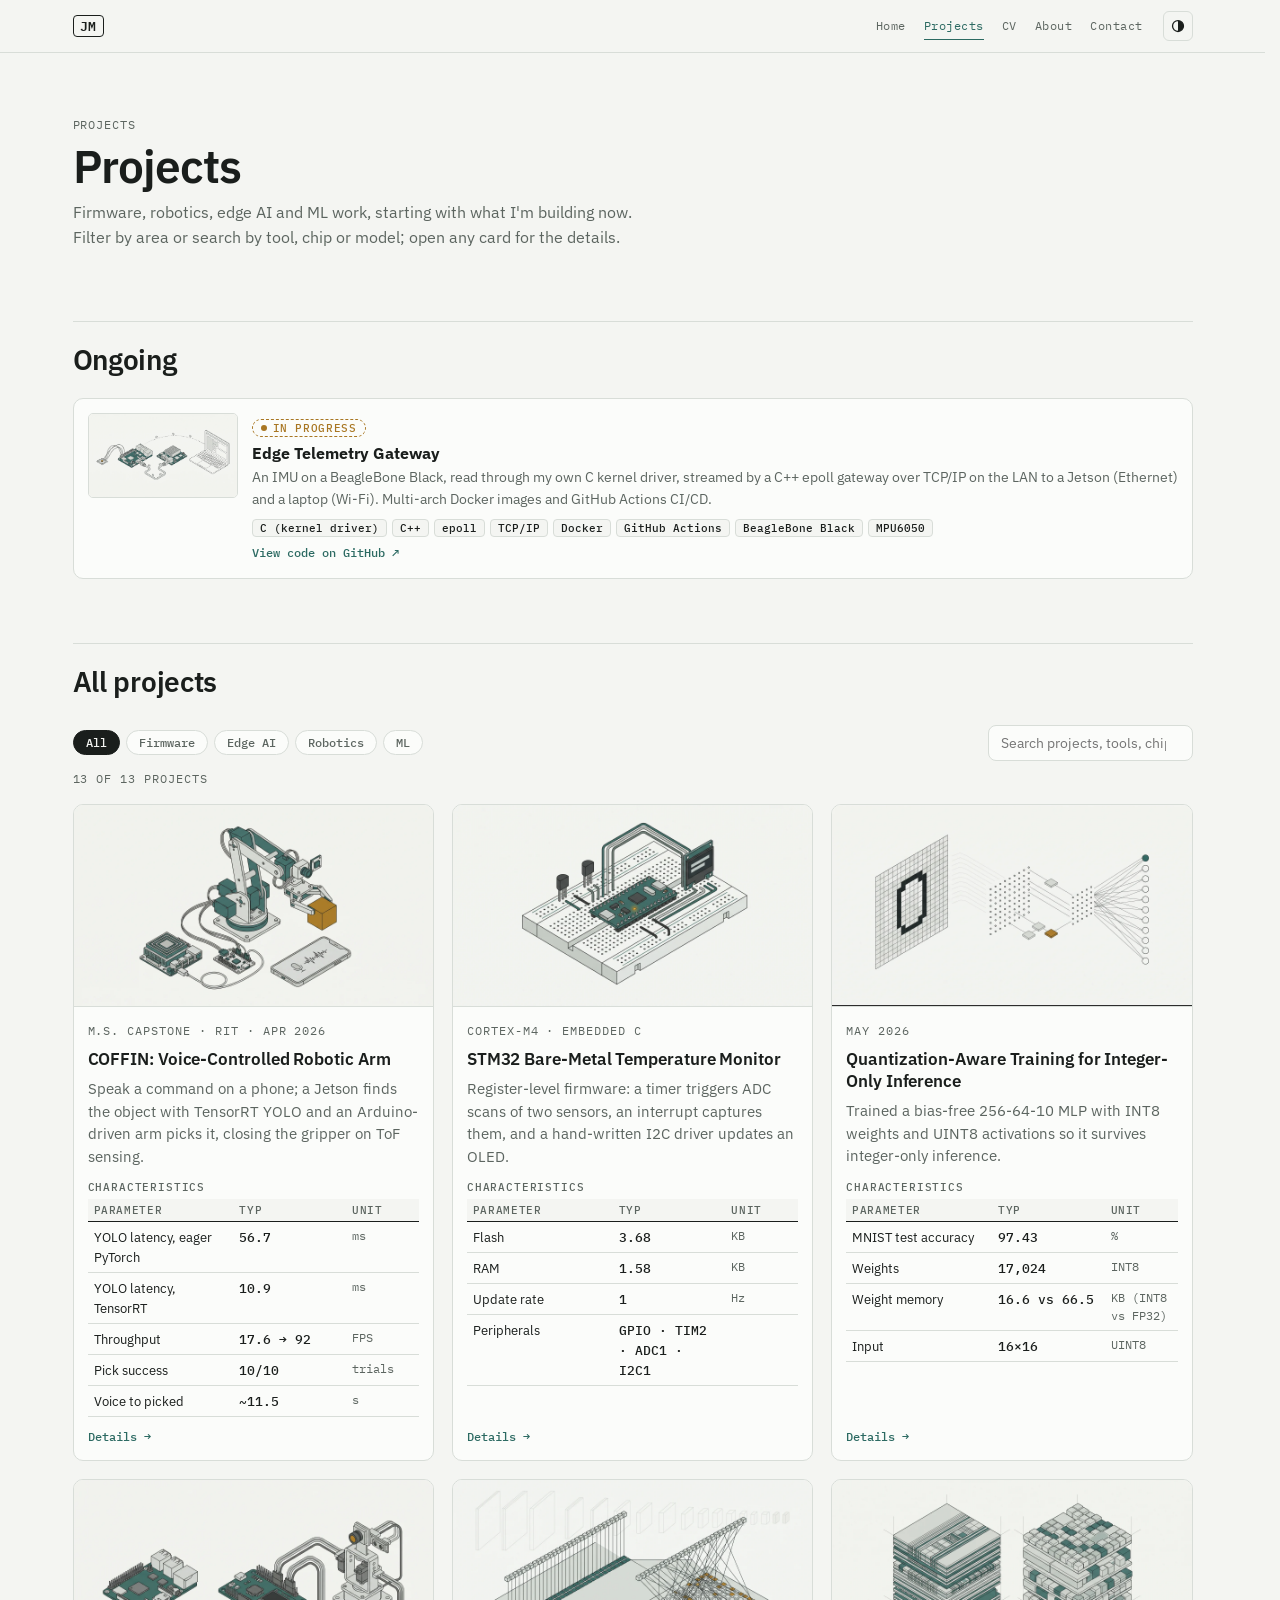
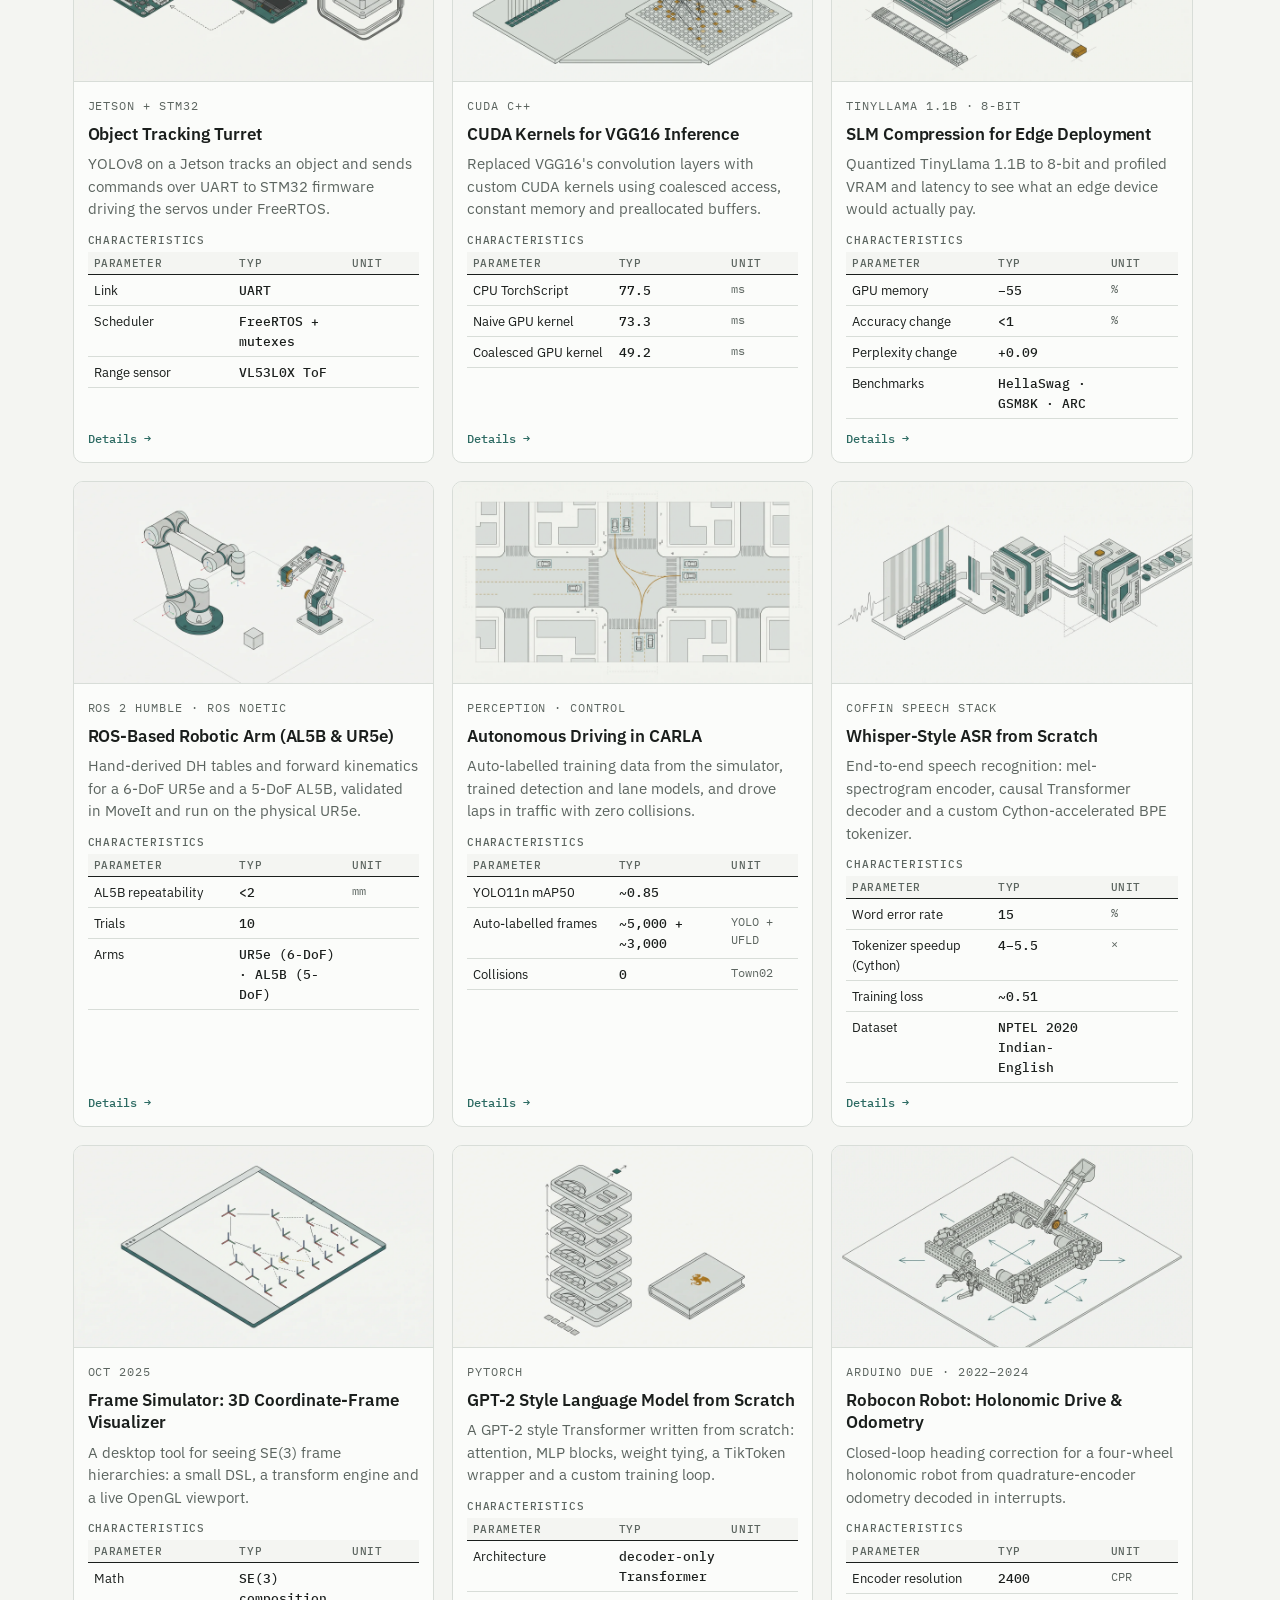
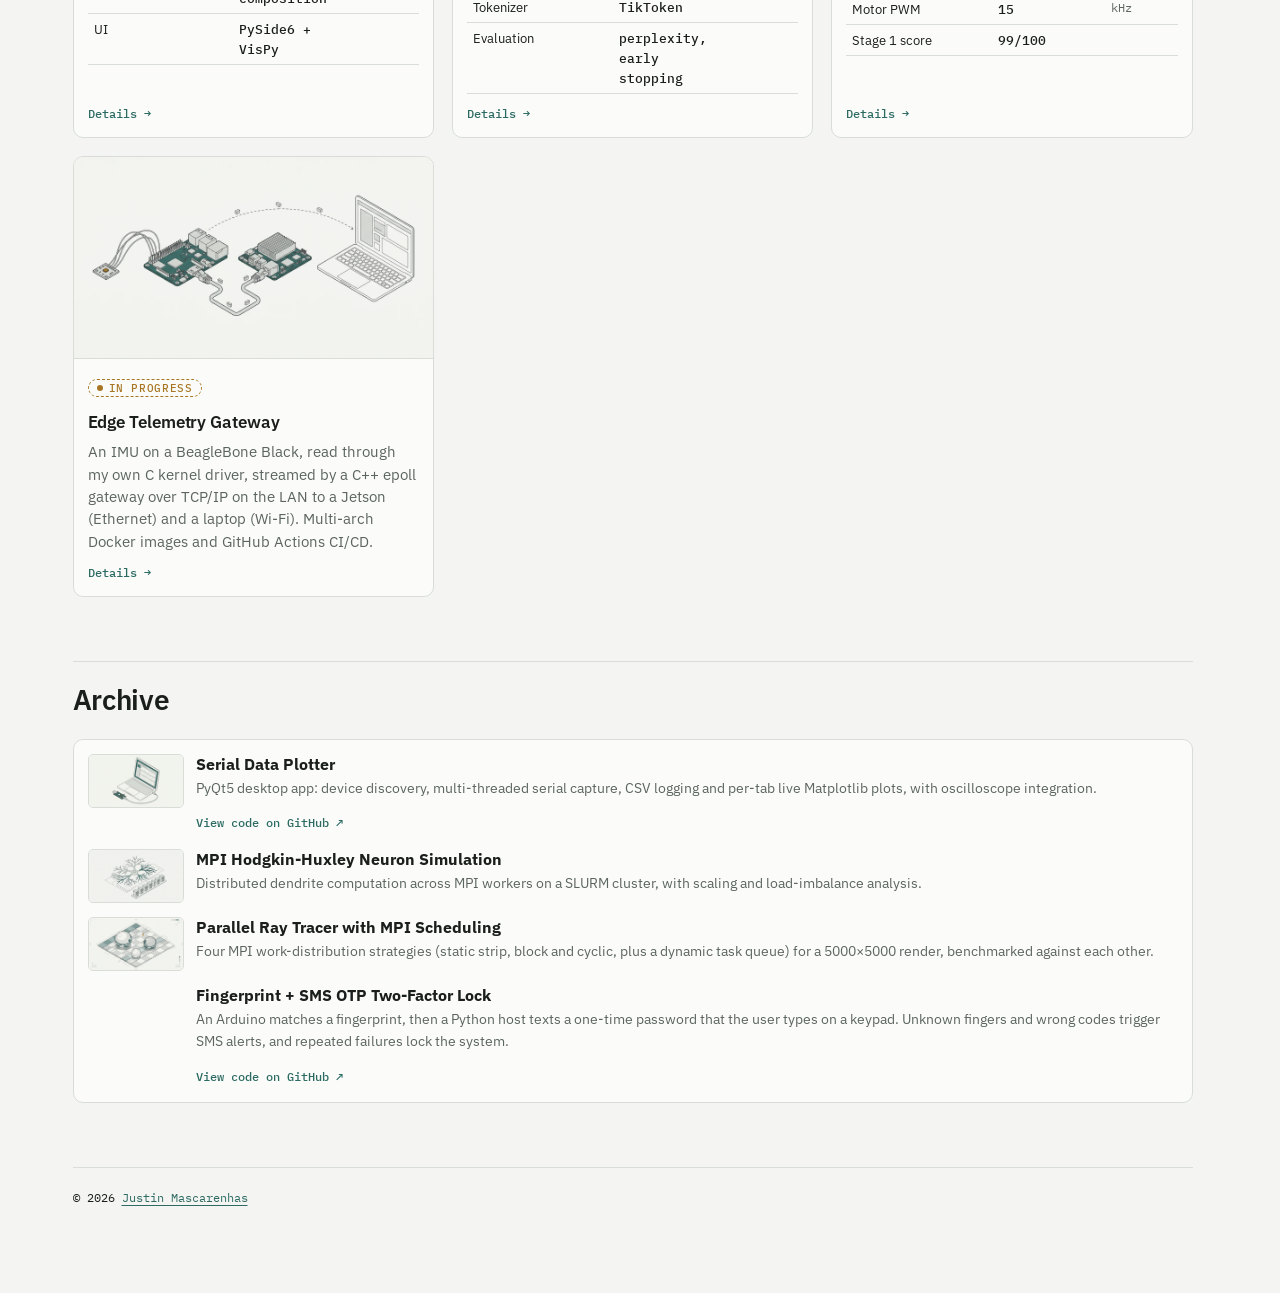
<file: projects/index.html>
<!doctype html>
<html lang="en" data-focus="system" data-theme="light">
<head>
<meta charset="utf-8">
<meta name="viewport" content="width=device-width, initial-scale=1">
<title>Projects · Justin Mascarenhas</title>
<meta name="description" content="Every project by Justin Mascarenhas across embedded firmware, robotics, edge AI and ML, with filters and search.">
<link rel="canonical" href="https://justinmascarenhas.com/projects/">
<meta property="og:type" content="website">
<meta property="og:site_name" content="Justin Mascarenhas">
<meta property="og:url" content="https://justinmascarenhas.com/projects/">
<meta property="og:title" content="Projects · Justin Mascarenhas">
<meta property="og:description" content="Every project by Justin Mascarenhas across embedded firmware, robotics, edge AI and ML, with filters and search.">
<meta property="og:image" content="https://justinmascarenhas.com/assets/img/og-image.png">
<meta property="og:image:width" content="1200">
<meta property="og:image:height" content="630">
<meta property="og:image:alt" content="Justin Mascarenhas: robotics, firmware and edge AI">
<meta name="twitter:card" content="summary_large_image">
<meta name="twitter:title" content="Projects · Justin Mascarenhas">
<meta name="twitter:description" content="Every project by Justin Mascarenhas across embedded firmware, robotics, edge AI and ML, with filters and search.">
<meta name="twitter:image" content="https://justinmascarenhas.com/assets/img/og-image.png">
<meta name="theme-color" content="#f4f5f2">
<link rel="icon" href="/favicon.svg" type="image/svg+xml">
<script>try{var t=localStorage.getItem("jm-theme");if(t)document.documentElement.setAttribute("data-theme",t)}catch(e){}</script>
<link rel="preconnect" href="https://fonts.googleapis.com">
<link rel="preconnect" href="https://fonts.gstatic.com" crossorigin>
<link rel="stylesheet" href="https://fonts.googleapis.com/css2?family=IBM+Plex+Mono:wght@400;500;600&family=IBM+Plex+Sans:wght@400;500;600&display=swap">
<link rel="stylesheet" href="/assets/css/site.css?v=94d5d3ed">
<script type="application/ld+json">
{"@context":"https://schema.org","@type":"Person","name":"Justin Mascarenhas","url":"https://justinmascarenhas.com/","sameAs":["https://www.linkedin.com/in/justinmascarenhas/","https://github.com/Jkdxbns"],"alumniOf":{"@type":"CollegeOrUniversity","name":"Rochester Institute of Technology"}}
</script>
</head>
<body>
<a class="skip" href="#main">Skip to content</a>
<svg width="0" height="0" style="position:absolute" aria-hidden="true" focusable="false"><defs>
  <pattern id="gp-minor" width="12" height="12" patternUnits="userSpaceOnUse"><path class="gm" d="M12 0H0V12" fill="none"/></pattern>
  <pattern id="gp-major" width="60" height="60" patternUnits="userSpaceOnUse"><path class="gM" d="M60 0H0V60" fill="none"/></pattern>
</defs></svg>

<header class="top">
  <div class="top-in">
    <a class="mark" href="/" aria-label="Justin Mascarenhas, home">JM</a>
    <nav class="nav" aria-label="Sections">
      <a href="/">Home</a><a href="/projects/" aria-current="page">Projects</a><a href="/cv/">CV</a><a href="/about/">About</a><a href="/#contact">Contact</a>
    </nav>
    <button class="btn tbtn" id="themeBtn" type="button" aria-label="Toggle light or dark theme"><svg viewBox="0 0 16 16" aria-hidden="true"><circle cx="8" cy="8" r="6.25" fill="none" stroke="currentColor" stroke-width="1.5"/><path d="M8 1.75a6.25 6.25 0 0 1 0 12.5z" fill="currentColor"/></svg></button>
  </div>
</header>

<main class="wrap page" id="main">
  <section class="pg-hd">
    <div class="label">Projects</div>
    <h1>Projects</h1>
    <p class="sum">Firmware, robotics, edge AI and ML work, starting with what I'm building now. Filter by area or search by tool, chip or model; open any card for the details.</p>
  </section>

  <section class="sec" aria-labelledby="h-on">
    <div class="shd"><h2 id="h-on">Ongoing</h2></div>
    <div class="box" id="nowB"></div>
  </section>

  <section class="sec" aria-labelledby="h-all">
    <div class="shd"><h2 id="h-all">All projects</h2></div>
    <div class="ptools">
      <div class="chips" id="chips" role="group" aria-label="Filter projects"></div>
      <label class="search"><span class="vh">Search projects</span><input id="q" type="search" placeholder="Search projects, tools, chips…" autocomplete="off"></label>
    </div>
    <div class="label meta-line" id="allMeta" aria-live="polite"></div>
    <div class="cards" id="allGrid"></div>
  </section>

  <section class="sec" aria-labelledby="h-arch">
    <div class="shd"><h2 id="h-arch">Archive</h2></div>
    <div class="box" id="arch"></div>
  </section>

  <footer class="foot"><span>© 2026 <a href="/">Justin Mascarenhas</a></span></footer>
</main>

<div class="dr-back" id="drBack" hidden></div>
<aside class="drawer" id="drawer" role="dialog" aria-modal="true" aria-labelledby="drTitle" hidden tabindex="-1">
  <div class="dr-hd"><span class="label">Project</span><button class="btn dr-x" id="drClose" type="button" aria-label="Close project details">×</button></div>
  <div class="dr-body" id="drBody"></div>
</aside>

<noscript><p class="wrap">The live demos and project lists need JavaScript. Email: jmascarenhas1998@gmail.com · <a href="https://www.linkedin.com/in/justinmascarenhas/">LinkedIn</a> · <a href="https://github.com/Jkdxbns">GitHub</a></p></noscript>

<script src="/assets/data/content.js?v=bc781bf8"></script>
<script src="/assets/js/theme.js?v=11fe7816"></script>
<script src="/assets/js/site.js?v=c1e7e31f"></script>
</body>
</html>
</file>
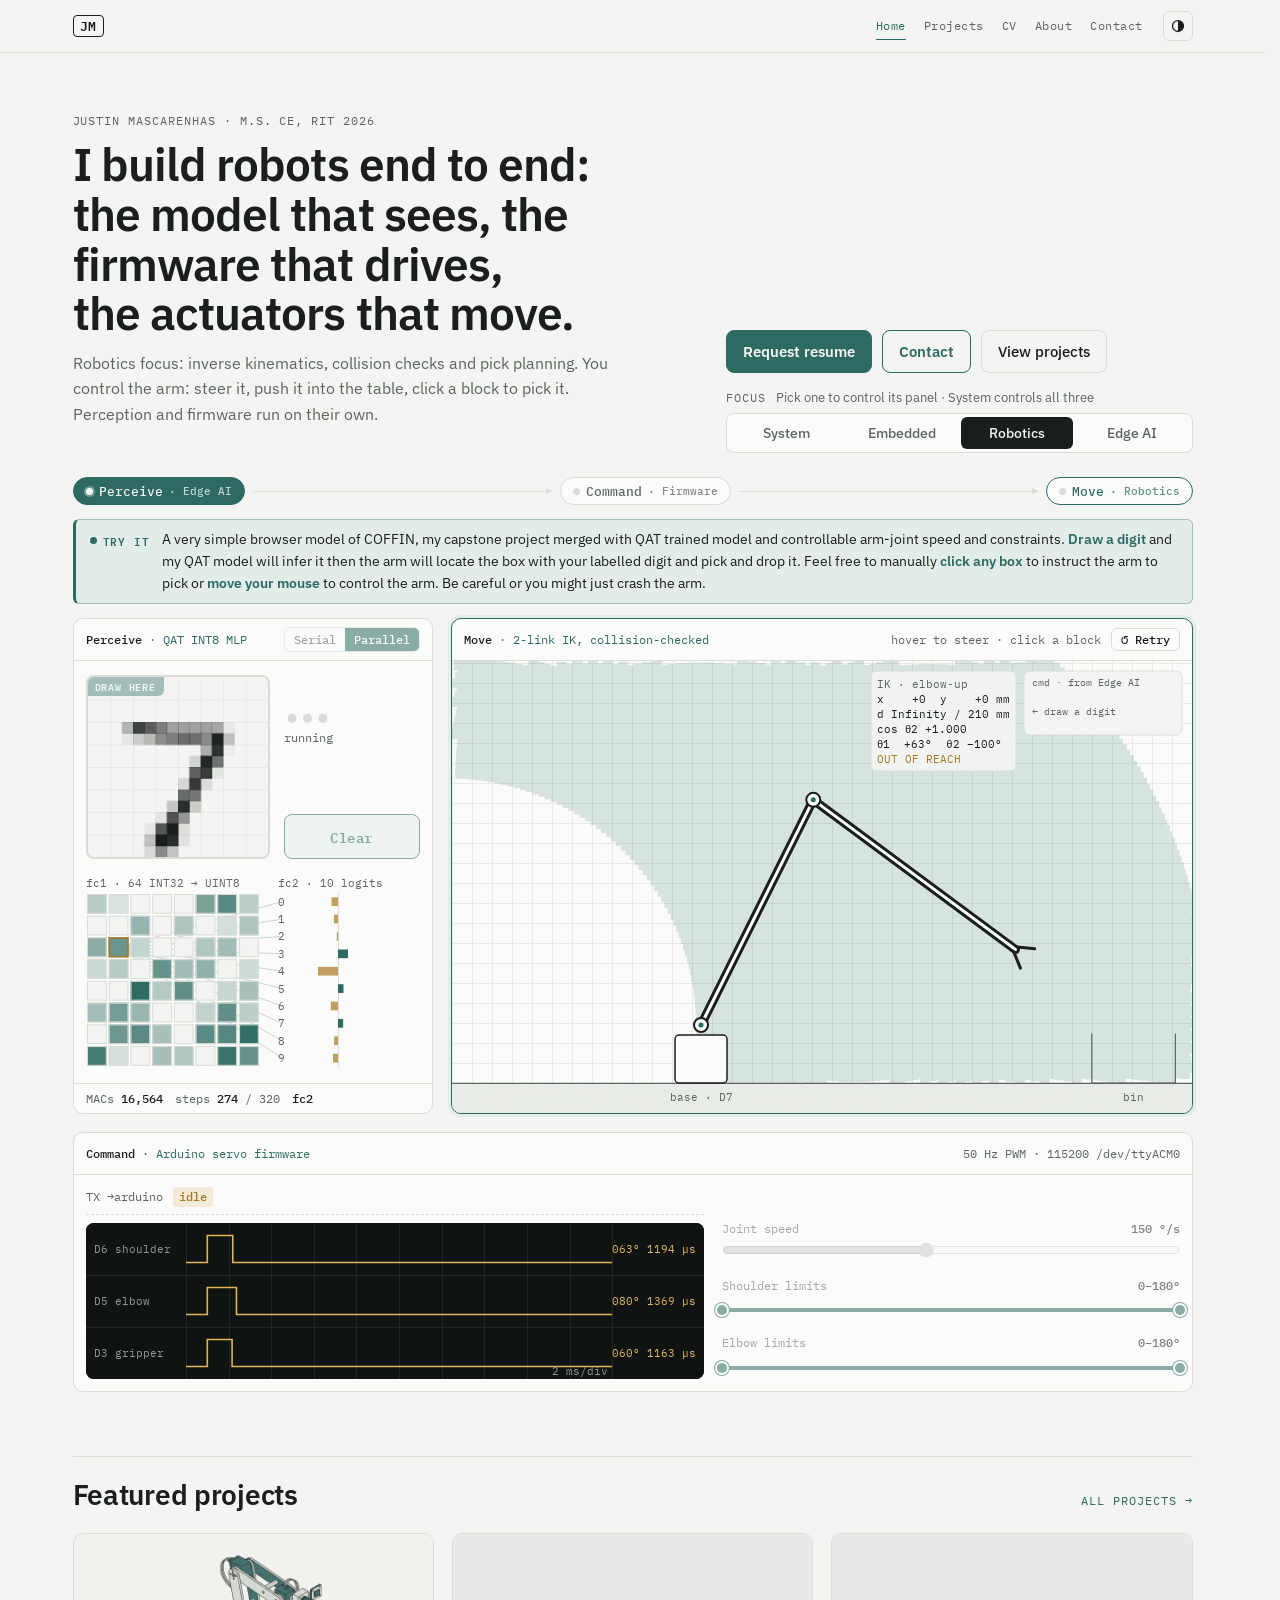
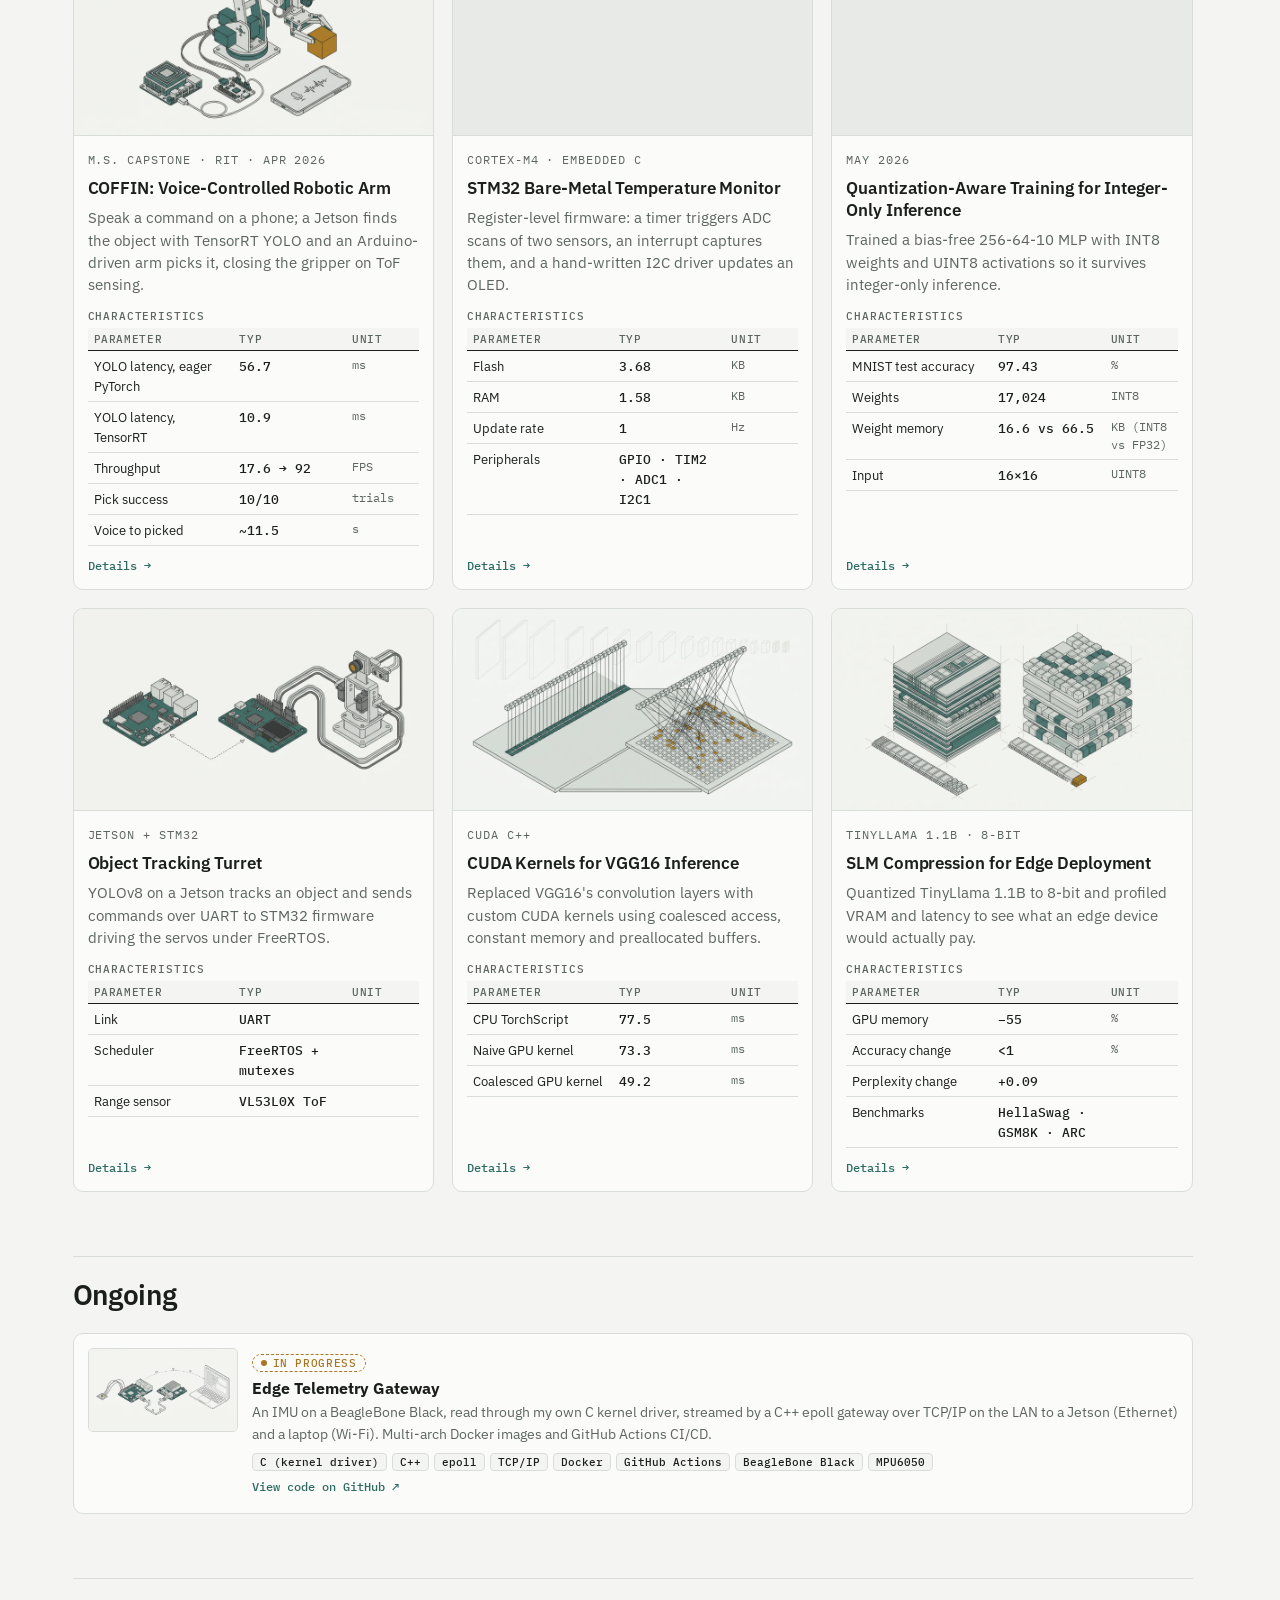
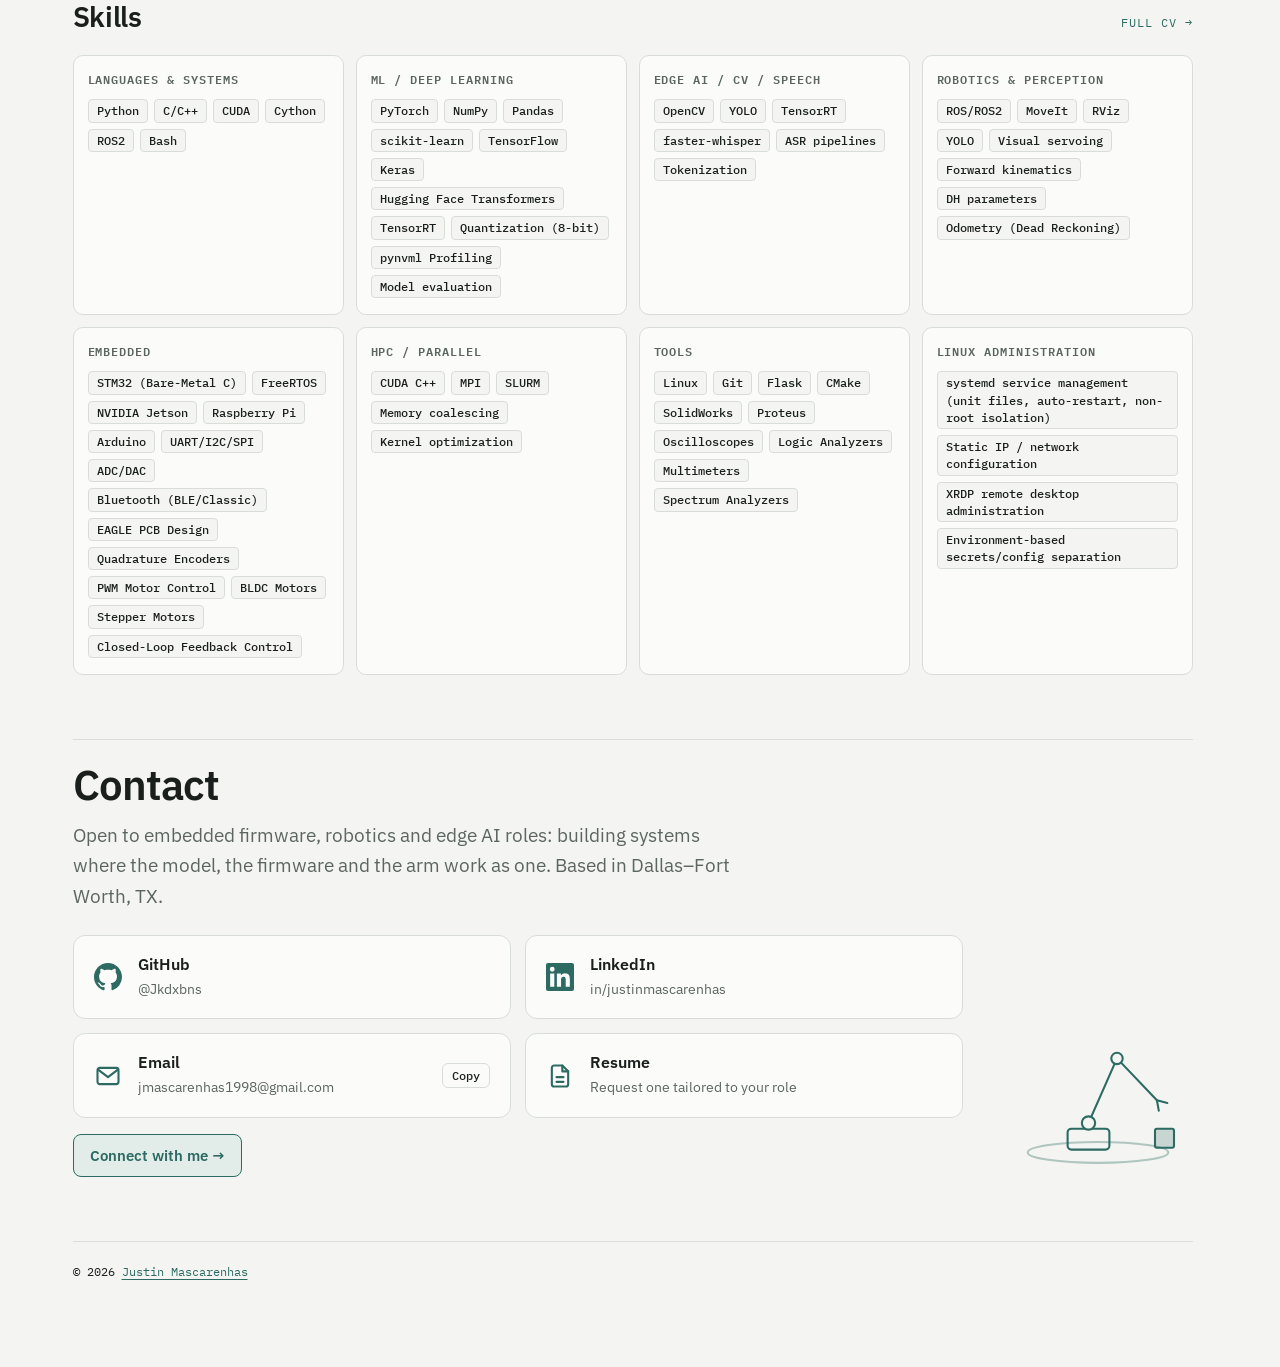
<file: robotics/index.html>
<!doctype html>
<html lang="en" data-focus="robotics" data-theme="light">
<head>
<meta charset="utf-8">
<meta name="viewport" content="width=device-width, initial-scale=1">
<title>Justin Mascarenhas · Robotics</title>
<meta name="description" content="Robotics focus: inverse kinematics, collision checks and pick planning. You control the arm: steer it, push it into the table, click a block to pick it. Perception and firmware run on their own.">
<link rel="canonical" href="https://justinmascarenhas.com/robotics/">
<meta property="og:type" content="website">
<meta property="og:site_name" content="Justin Mascarenhas">
<meta property="og:url" content="https://justinmascarenhas.com/robotics/">
<meta property="og:title" content="Justin Mascarenhas · Robotics">
<meta property="og:description" content="Robotics focus: inverse kinematics, collision checks and pick planning. You control the arm: steer it, push it into the table, click a block to pick it. Perception and firmware run on their own.">
<meta property="og:image" content="https://justinmascarenhas.com/assets/img/og-image.png">
<meta property="og:image:width" content="1200">
<meta property="og:image:height" content="630">
<meta property="og:image:alt" content="Justin Mascarenhas: robotics, firmware and edge AI">
<meta name="twitter:card" content="summary_large_image">
<meta name="twitter:title" content="Justin Mascarenhas · Robotics">
<meta name="twitter:description" content="Robotics focus: inverse kinematics, collision checks and pick planning. You control the arm: steer it, push it into the table, click a block to pick it. Perception and firmware run on their own.">
<meta name="twitter:image" content="https://justinmascarenhas.com/assets/img/og-image.png">
<meta name="theme-color" content="#f4f5f2">
<link rel="icon" href="/favicon.svg" type="image/svg+xml">
<script>try{var t=localStorage.getItem("jm-theme");if(t)document.documentElement.setAttribute("data-theme",t)}catch(e){}</script>
<link rel="preconnect" href="https://fonts.googleapis.com">
<link rel="preconnect" href="https://fonts.gstatic.com" crossorigin>
<link rel="stylesheet" href="https://fonts.googleapis.com/css2?family=IBM+Plex+Mono:wght@400;500;600&family=IBM+Plex+Sans:wght@400;500;600&display=swap">
<link rel="stylesheet" href="/assets/css/site.css?v=94d5d3ed">
<script type="application/ld+json">
{"@context":"https://schema.org","@type":"Person","name":"Justin Mascarenhas","url":"https://justinmascarenhas.com/","sameAs":["https://www.linkedin.com/in/justinmascarenhas/","https://github.com/Jkdxbns"],"alumniOf":{"@type":"CollegeOrUniversity","name":"Rochester Institute of Technology"}}
</script>
</head>
<body>
<a class="skip" href="#main">Skip to content</a>
<svg width="0" height="0" style="position:absolute" aria-hidden="true" focusable="false"><defs>
  <pattern id="gp-minor" width="12" height="12" patternUnits="userSpaceOnUse"><path class="gm" d="M12 0H0V12" fill="none"/></pattern>
  <pattern id="gp-major" width="60" height="60" patternUnits="userSpaceOnUse"><path class="gM" d="M60 0H0V60" fill="none"/></pattern>
</defs></svg>

<header class="top">
  <div class="top-in">
    <a class="mark" href="/" aria-label="Justin Mascarenhas, home">JM</a>
    <nav class="nav" aria-label="Sections">
      <a href="/" aria-current="page">Home</a><a href="/projects/">Projects</a><a href="/cv/">CV</a><a href="/about/">About</a><a href="/#contact">Contact</a>
    </nav>
    <button class="btn tbtn" id="themeBtn" type="button" aria-label="Toggle light or dark theme"><svg viewBox="0 0 16 16" aria-hidden="true"><circle cx="8" cy="8" r="6.25" fill="none" stroke="currentColor" stroke-width="1.5"/><path d="M8 1.75a6.25 6.25 0 0 1 0 12.5z" fill="currentColor"/></svg></button>
  </div>
</header>

<main class="wrap" id="main">
  <div id="hero">
  <section class="intro" aria-labelledby="h1">
    <div>
      <div class="label">Justin Mascarenhas · M.S. CE, RIT 2026</div>
      <h1 id="h1">I build robots end to end: the model that sees, the firmware that drives, the actuators that move.</h1>
      <p class="sum" id="sub">Robotics focus: inverse kinematics, collision checks and pick planning. You control the arm: steer it, push it into the table, click a block to pick it. Perception and firmware run on their own.</p>
    </div>
    <div class="side">
      <div class="ctas">
        <a class="btn" id="resume" href="#request-resume">Request resume</a>
        <a class="btn cta-contact" href="#contact">Contact</a>
        <a class="btn" href="/projects/">View projects</a>
      </div>
      <div><div class="fsw-h"><span class="label">Focus</span><span class="fsw-hint">Pick one to control its panel · System controls all three</span></div>
        <div class="fsw" role="group" aria-label="Choose a focus">
          <button type="button" data-f="system" aria-pressed="false">System</button>
          <button type="button" data-f="embedded" aria-pressed="false">Embedded</button>
          <button type="button" data-f="robotics" aria-pressed="true">Robotics</button>
          <button type="button" data-f="edge-ai" aria-pressed="false">Edge AI</button>
        </div></div>
    </div>
  </section>

  <div class="chain" aria-label="System layers">
    <button type="button" class="layer" data-l="ai" data-go="edge-ai">Perceive <small>· Edge AI</small></button><span class="arrow"></span>
    <button type="button" class="layer" data-l="fw" data-go="embedded">Command <small>· Firmware</small></button><span class="arrow"></span>
    <button type="button" class="layer" data-l="rb" data-go="robotics">Move <small>· Robotics</small></button>
  </div>

  <p class="hint-line" id="heroHint"></p>

  <div class="board">
    <!-- PERCEIVE: Edge AI -->
    <div class="panel" id="p-edge">
      <div class="phd"><span><b>Perceive</b> · <span class="tag">QAT INT8 MLP</span></span>
        <div class="seg" role="group" aria-label="Execution model"><button type="button" data-m="serial" aria-pressed="false">Serial</button><button type="button" data-m="parallel" aria-pressed="true">Parallel</button></div></div>
      <div class="disp">
        <div class="edge">
          <div class="etop">
            <div class="pad" id="pad"><canvas id="padCv" aria-label="Drawing pad: draw the digit of the block to pick"></canvas><div class="ph" id="padPh">draw a<br>block's digit</div><span class="pad-tag" aria-hidden="true">draw here</span></div>
            <div class="eres"><div class="digit wait" id="digit">·</div><div class="conf" id="conf">&nbsp;</div><div class="cmdout" id="cmdOut"></div><button class="btn clearbtn" id="clear" type="button">Clear</button></div>
          </div>
          <div class="net" id="net"><canvas id="netCv"></canvas><div class="tip" id="tip"></div></div>
        </div>
        <div id="code" hidden></div><div id="top3" hidden></div>
      </div>
      <div class="strip">
        <div class="erow"><div class="counters" id="counters"></div></div>
      </div>
    </div>

    <!-- MOVE: robot arm -->
    <div class="panel" id="p-arm">
      <div class="phd"><span><b>Move</b> · <span class="tag">2-link IK, collision-checked</span></span><span class="hdr-r"><span id="hint">hover to steer · click a block</span><button class="btn retry" id="retryBtn" type="button" title="Re-home the arm and retry the last rejected pick">↺ Retry</button></span></div>
      <div class="disp" id="stage">
        <canvas id="cv" role="img" aria-label="Two-link robot arm with numbered blocks. The block picked is the digit classified by the Edge AI panel; firmware limits shade the reachable workspace."></canvas>
        <div class="warn" id="warn" role="status"><b id="warnT">COLLISION WARNING · CANNOT MOVE</b><span id="warnWhy"></span></div>
      </div>
    </div>

    <!-- COMMAND: firmware -->
    <div class="panel" id="p-fw">
      <div class="phd"><span><b>Command</b> · <span class="tag">Arduino servo firmware</span></span><span title="Serial link to the Arduino: 115200 baud on /dev/ttyACM0">50 Hz PWM · 115200 /dev/ttyACM0</span></div>
      <div class="fwgrid">
          <div class="tx"><span class="k">TX →arduino</span><b id="txCmd">idle</b><span class="note" id="txNote"></span></div>
          <div class="fscope"><canvas id="fwScope" aria-label="Three-channel scope: shoulder, elbow and gripper servo pulses inside their firmware limit bands"></canvas></div>
        <div class="ctl">
          <div><div class="h"><span>Joint speed</span><b id="vSpeed">–</b></div><input type="range" id="fSpeed" min="30" max="300" step="10" aria-label="Joint speed in degrees per second"></div>
          <div><div class="h"><span>Shoulder limits</span><b id="vS">–</b></div>
            <div class="dual" id="dS"><div class="trk"></div><div class="sel"></div><button type="button" class="th" role="slider" aria-label="Shoulder minimum angle"></button><button type="button" class="th" role="slider" aria-label="Shoulder maximum angle"></button></div></div>
          <div><div class="h"><span>Elbow limits</span><b id="vE">–</b></div>
            <div class="dual" id="dE"><div class="trk"></div><div class="sel"></div><button type="button" class="th" role="slider" aria-label="Elbow minimum angle"></button><button type="button" class="th" role="slider" aria-label="Elbow maximum angle"></button></div></div>
        </div>
      </div>
    </div>
  </div>
  </div>

  <section class="sec" id="featured" aria-labelledby="h-feat">
    <div class="shd"><h2 id="h-feat">Featured projects</h2><a class="label lk" href="/projects/">All projects →</a></div>
    <div class="cards" id="featGrid"></div>
  </section>

  <section class="sec" id="ongoing-sec" aria-labelledby="h-on">
    <div class="shd"><h2 id="h-on">Ongoing</h2></div>
    <div class="box" id="ongoing"></div>
  </section>

  <section class="sec" id="skills-sec" aria-labelledby="h-sk">
    <div class="shd"><h2 id="h-sk">Skills</h2><a class="label lk" href="/cv/">Full CV →</a></div>
    <div class="sk-tiles" data-skill-tiles></div>
  </section>

  <section class="sec" id="contact" aria-labelledby="h-contact">
    <div class="ct">
      <div class="ct-main">
        <h2 id="h-contact" class="ct-h">Contact</h2>
        <p class="ct-intro" id="ctIntro"></p>
        <div class="ct-grid">
          <a class="ct-card" id="ctGh" href="#" target="_blank" rel="noopener"><svg class="ic" viewBox="0 0 16 16" aria-hidden="true"><path fill="currentColor" d="M8 0C3.58 0 0 3.58 0 8c0 3.54 2.29 6.53 5.47 7.59.4.07.55-.17.55-.38 0-.19-.01-.82-.01-1.49-2.01.37-2.53-.49-2.69-.94-.09-.23-.48-.94-.82-1.13-.28-.15-.68-.52-.01-.53.63-.01 1.08.58 1.23.82.72 1.21 1.87.87 2.33.66.07-.52.28-.87.51-1.07-1.78-.2-3.64-.89-3.64-3.95 0-.87.31-1.59.82-2.15-.08-.2-.36-1.02.08-2.12 0 0 .67-.21 2.2.82.64-.18 1.32-.27 2-.27.68 0 1.36.09 2 .27 1.53-1.04 2.2-.82 2.2-.82.44 1.1.16 1.92.08 2.12.51.56.82 1.27.82 2.15 0 3.07-1.87 3.75-3.65 3.95.29.25.54.73.54 1.48 0 1.07-.01 1.93-.01 2.2 0 .21.15.46.55.38A8.01 8.01 0 0 0 16 8c0-4.42-3.58-8-8-8z"/></svg><span><b>GitHub</b><small id="ctGhH"></small></span></a>
          <a class="ct-card" id="ctLi" href="#" target="_blank" rel="noopener"><svg class="ic" viewBox="0 0 24 24" aria-hidden="true"><path fill="currentColor" d="M20.45 20.45h-3.56v-5.57c0-1.33-.02-3.04-1.85-3.04-1.85 0-2.14 1.45-2.14 2.94v5.67H9.35V9h3.41v1.56h.05c.48-.9 1.64-1.85 3.37-1.85 3.6 0 4.27 2.37 4.27 5.46v6.28zM5.34 7.43a2.06 2.06 0 1 1 0-4.13 2.06 2.06 0 0 1 0 4.13zM7.12 20.45H3.56V9h3.56v11.45zM22.22 0H1.77C.79 0 0 .77 0 1.73v20.54C0 23.23.79 24 1.77 24h20.45c.98 0 1.78-.77 1.78-1.73V1.73C24 .77 23.2 0 22.22 0z"/></svg><span><b>LinkedIn</b><small id="ctLiH"></small></span></a>
          <div class="ct-card"><svg class="ic" viewBox="0 0 24 24" aria-hidden="true" fill="none" stroke="currentColor" stroke-width="1.8" stroke-linecap="round" stroke-linejoin="round"><rect x="3" y="5" width="18" height="14" rx="2"/><path d="m3.5 6.5 8.5 6.5 8.5-6.5"/></svg><span><b><a id="mailto" href="#">Email</a></b><small id="mail"></small></span><button class="ct-copy" id="copy" type="button" aria-label="Copy email address">Copy</button><span class="copied" id="copied" role="status" aria-live="polite"></span></div>
          <a class="ct-card" id="ctResume" href="#request-resume"><svg class="ic" viewBox="0 0 24 24" aria-hidden="true" fill="none" stroke="currentColor" stroke-width="1.8" stroke-linecap="round" stroke-linejoin="round"><path d="M14 3H7a2 2 0 0 0-2 2v14a2 2 0 0 0 2 2h10a2 2 0 0 0 2-2V8z"/><path d="M14 3v5h5M9 13h6M9 17h6"/></svg><span><b>Resume</b><small>Request one tailored to your role</small></span></a>
        </div>
        <button class="btn ct-open" id="cfOpen" type="button" aria-expanded="false" aria-controls="cf" hidden>Connect with me →</button>
        <form class="cf" id="cf" hidden novalidate>
          <h3 class="cf-h">Let's build something.</h3>
          <div class="cf-row">
            <label class="cf-f"><span>Name</span><input name="name" autocomplete="name" placeholder="Your name" required maxlength="120"></label>
            <label class="cf-f"><span>Email</span><input name="email" type="email" autocomplete="email" placeholder="you@example.com" required maxlength="200"></label>
          </div>
          <label class="cf-f"><span>Subject</span><input name="subject" placeholder="What's it about?" required maxlength="160"></label>
          <label class="cf-f"><span>Message</span><textarea name="message" rows="6" placeholder="A few words about the role or project, or just say hi." required maxlength="5000"></textarea></label>
          <fieldset class="cf-topic"><legend>Topic</legend><div class="cf-chips" id="cfTopics"></div></fieldset>
          <input type="checkbox" name="botcheck" class="cf-hp" tabindex="-1" autocomplete="off" aria-hidden="true">
          <div class="cf-send"><button class="btn cf-btn" type="submit" id="cfBtn">Send message</button><span class="cf-alt">Prefer email? <a id="cfMail" href="#"></a></span></div>
          <p class="cf-status" id="cfStatus" role="status" aria-live="polite"></p>
        </form>
      </div>
      <svg class="ct-art" viewBox="0 0 200 190" aria-hidden="true" fill="none" stroke="currentColor" stroke-width="2.2" stroke-linecap="round" stroke-linejoin="round">
        <ellipse cx="100" cy="171" rx="74" ry="11" stroke-opacity=".35"/>
        <rect x="68" y="146" width="44" height="22" rx="4"/>
        <path d="M90 140 L120 72 L162 116"/>
        <circle cx="90" cy="140" r="7" fill="var(--bg)"/><circle cx="120" cy="72" r="6" fill="var(--bg)"/>
        <path d="M162 116 l11 3 M162 116 l2 11"/>
        <rect x="160" y="146" width="20" height="20" rx="2" fill="currentColor" fill-opacity=".22"/>
      </svg>
    </div>
  </section>

  <footer class="foot"><span>© 2026 <a href="/">Justin Mascarenhas</a></span></footer>
</main>

<div class="dr-back" id="drBack" hidden></div>
<aside class="drawer" id="drawer" role="dialog" aria-modal="true" aria-labelledby="drTitle" hidden tabindex="-1">
  <div class="dr-hd"><span class="label">Project</span><button class="btn dr-x" id="drClose" type="button" aria-label="Close project details">×</button></div>
  <div class="dr-body" id="drBody"></div>
</aside>

<noscript><p class="wrap">The live demos and project lists need JavaScript. Email: jmascarenhas1998@gmail.com · <a href="https://www.linkedin.com/in/justinmascarenhas/">LinkedIn</a> · <a href="https://github.com/Jkdxbns">GitHub</a></p></noscript>

<script src="/assets/data/content.js?v=bc781bf8"></script>
<script src="/assets/data/qat-weights.js?v=249c9497"></script>
<script src="/assets/js/theme.js?v=11fe7816"></script>
<script src="/assets/js/hero-page.js?v=516e213d"></script>
<script src="/assets/js/hero-robot.js?v=1febb6e7"></script>
<script src="/assets/js/hero-edge.js?v=3fa43dc9"></script>
<script src="/assets/js/site.js?v=c1e7e31f"></script>
</body>
</html>
</file>
<file: assets/css/site.css>
/* Datasheet design system. Hero rules are ported verbatim from hero-reference.html; site rules follow. */
/* Layout: hero text + focus switch; a layer chain (Perceive → Command → Move); then one system board: Edge AI panel | arm panel on top, firmware panel full width below. */
:root{
  --bg:#f4f5f2; --panel:#fbfcfa; --fg:#1a1e1c; --muted:#5c6560; --line:#d8ddd8; --grid:#e7eae6;
  --accent:#2c6a62; --accent-soft:#e2edea; --warm:#a87622; --warm-soft:#f3ead9; --slate:#6b7a86;
  --danger:#b0443a; --danger-soft:#f6e3df;
  /* scope screens are instruments: dark in both themes by choice */
  --scr:#0f1312; --scr-grid:#1f2624; --scr-axis:#33403c; --scr-text:#8e9a95; --ch1:#e0b45a; --cnt:#7fc2b6; --uev:#9aa7c4;
  --f-sans:"IBM Plex Sans",system-ui,-apple-system,"Segoe UI",sans-serif;
  --f-mono:"IBM Plex Mono",ui-monospace,SFMono-Regular,Menlo,monospace;
}
@media (prefers-color-scheme:dark){:root:not([data-theme="light"]){
  --bg:#111413; --panel:#161a18; --fg:#e1e5e2; --muted:#939d97; --line:#29302c; --grid:#1c211f;
  --accent:#84c0b5; --accent-soft:#1c2a27; --warm:#d6a650; --warm-soft:#2a2418; --slate:#9aaab6;
  --danger:#e3806f; --danger-soft:#2e1c19; --scr:#0b0e0d; color-scheme:dark}}
:root[data-theme="dark"]{
  --bg:#111413; --panel:#161a18; --fg:#e1e5e2; --muted:#939d97; --line:#29302c; --grid:#1c211f;
  --accent:#84c0b5; --accent-soft:#1c2a27; --warm:#d6a650; --warm-soft:#2a2418; --slate:#9aaab6;
  --danger:#e3806f; --danger-soft:#2e1c19; --scr:#0b0e0d; color-scheme:dark}
*{box-sizing:border-box}
html{scroll-behavior:smooth}
body{background:var(--bg);color:var(--fg);font-family:var(--f-sans);font-size:16px;line-height:1.6;-webkit-font-smoothing:antialiased}
.wrap{max-width:1160px;margin:0 auto;padding-inline:20px;padding-block:18px 56px}
.btn{font:500 12px var(--f-mono);background:none;border:1px solid var(--line);color:var(--fg);border-radius:6px;padding:5px 10px;cursor:pointer;text-decoration:none;display:inline-block}
.btn:hover{border-color:var(--fg)}
.btn.primary{background:var(--fg);color:var(--bg);border-color:var(--fg)}
:focus-visible{outline:2px solid var(--accent);outline-offset:3px}
.label{font-family:var(--f-mono);font-size:12px;letter-spacing:.08em;text-transform:uppercase;color:var(--muted)}

/* hero text */
.intro{display:grid;grid-template-columns:minmax(0,1.3fr) minmax(0,1fr);gap:20px 48px;align-items:end;padding-block:40px 22px}
@media (max-width:900px){.intro{grid-template-columns:1fr;padding-block:28px 16px}}
h1{font-size:clamp(30px,4vw,46px);line-height:1.08;letter-spacing:-.02em;margin:10px 0 12px;font-weight:600;text-wrap:balance}
.sum{color:var(--muted);max-width:56ch;margin:0}
.side{display:grid;gap:14px}
.ctas{display:flex;flex-wrap:wrap;gap:8px}
.ctas{gap:10px}
.ctas .btn{font:500 15px var(--f-sans);padding:11px 16px;border-radius:8px}
.ctas #resume{background:var(--accent);border-color:var(--accent);color:var(--bg);font-weight:600}
.ctas #resume:hover{filter:brightness(1.08)}
.ctas .cta-contact{border-color:var(--accent);color:var(--accent);font-weight:600}
.ctas .cta-contact:hover{background:var(--accent-soft)}
@media (max-width:420px){.ctas .btn{font-size:14.5px;padding:11px 16px}}
/* sub-text: the live line plus invisible copies of every focus's line share one cell, so its height never changes */
.subwrap{display:grid}
.subwrap>.sum{grid-area:1/1}
.subwrap>.ghost{visibility:hidden}
/* the Resume slot keeps its width when its PDF is missing, so switching focus never moves the buttons */
.ctas #resume{text-align:center}
.ctas #resume[hidden]{display:inline-block!important;visibility:hidden}
.fsw-h{display:flex;flex-wrap:wrap;align-items:baseline;gap:2px 10px;margin-bottom:6px}
.fsw-hint{font-size:12.5px;color:var(--muted)}
.fsw{display:grid;grid-template-columns:repeat(4,minmax(0,1fr));border:1px solid var(--line);border-radius:8px;padding:3px;gap:3px;background:var(--panel);max-width:100%}
.fsw button{font:500 13.5px var(--f-sans);border:0;background:none;color:var(--muted);padding:7px 12px;border-radius:6px;cursor:pointer;white-space:nowrap}
.fsw button[aria-pressed="true"]{background:var(--fg);color:var(--bg)}
.fsw button:not([aria-pressed="true"]):hover{color:var(--fg)}
@media (max-width:440px){.fsw{grid-template-columns:repeat(2,1fr)}}

/* layer chain */
.chain{display:flex;align-items:center;gap:8px;margin-bottom:12px;overflow-x:auto;padding-block:2px}
.layer{font:500 12.5px var(--f-mono);display:inline-flex;align-items:center;gap:6px;padding:5px 12px;border-radius:999px;border:1px solid var(--line);color:var(--muted);background:var(--panel);cursor:pointer;transition:background .35s,color .35s,border-color .35s;white-space:nowrap}
.layer small{font-size:11px;opacity:.75}
.layer::before{content:"";width:7px;height:7px;border-radius:50%;background:var(--line);transition:background .15s,box-shadow .15s}
.layer.on{background:var(--accent);border-color:var(--accent);color:var(--bg)}
.layer.on::before{background:var(--bg);box-shadow:0 0 0 2px color-mix(in srgb,var(--bg) 35%,transparent)}
.layer.flash{animation:cmdflash .45s linear}
.layer.flash.err{animation-name:cmderr}
@keyframes cmdflash{0%,30%,62%{background:var(--warm);border-color:var(--warm);color:var(--bg)}15%,46%,100%{background:var(--panel);border-color:var(--warm);color:var(--warm)}}
@keyframes cmderr{0%,30%,62%{background:var(--danger);border-color:var(--danger);color:var(--bg)}15%,46%,100%{background:var(--panel);border-color:var(--danger);color:var(--danger)}}
.layer.focus:not(.on){border-color:var(--accent);color:var(--accent)}
.layer:hover{border-color:var(--fg)}
.arrow{flex:1;min-width:16px;height:1px;background:var(--line);position:relative}
.arrow::after{content:"";position:absolute;right:0;top:-3px;border:3.5px solid transparent;border-left:6px solid var(--line);border-right:0}
@media (max-width:520px){.layer small{display:none}}

/* board */
/* one-line visitor hint under the layer chain (fixed text, so focus switches never move it) */
.hint-line{display:flex;gap:12px;align-items:baseline;margin:0 0 14px;font-size:14px;line-height:1.55;color:var(--fg);
  background:var(--accent-soft);border:1px solid color-mix(in srgb,var(--accent) 35%,transparent);border-left:3px solid var(--accent);border-radius:6px;padding:9px 14px}
.hint-line b{color:var(--accent);font-weight:600}
.hint-line .try{flex:none;display:inline-flex;align-items:center;gap:6px;font:600 11px var(--f-mono);letter-spacing:.08em;text-transform:uppercase;color:var(--accent)}
.hint-line .try::before{content:"";width:7px;height:7px;border-radius:50%;background:var(--accent);animation:blink 1.4s steps(2) infinite}
@media (max-width:560px){.hint-line{flex-direction:column;gap:4px}}
@media (prefers-reduced-motion:reduce){.hint-line .try::before{animation:none}}
.board{display:grid;grid-template-columns:minmax(0,360px) minmax(0,1fr);grid-template-areas:"edge arm" "fw fw";gap:18px}
@media (max-width:900px){.board{grid-template-columns:1fr;grid-template-areas:"arm" "edge" "fw"}}
.panel{background:var(--panel);border:1px solid var(--line);border-radius:10px;overflow:hidden;min-width:0;transition:border-color .3s,box-shadow .3s}
.panel.focused{border-color:var(--accent);box-shadow:0 0 0 3px var(--accent-soft)}
.phd{min-height:42px;display:flex;justify-content:space-between;align-items:center;gap:10px;padding:0 12px;border-bottom:1px solid var(--line);font-family:var(--f-mono);font-size:12px;color:var(--muted);white-space:nowrap;overflow:hidden}
.phd b{color:var(--fg);font-weight:500}
.phd .tag{color:var(--accent)}
.disp{position:relative}
.strip{border-top:1px solid var(--line);padding:9px 12px 10px;font-family:var(--f-mono);font-size:12px}
#p-edge{grid-area:edge} #p-arm{grid-area:arm} #p-fw{grid-area:fw}
#p-edge .disp{height:422px}  /* = Move's ground line (its canvas puts the table 30px above a 452px display) */
#p-edge .strip{height:30px;padding:0 12px;display:flex;align-items:center}
#p-arm .disp{height:452px}
@media (max-width:900px){#p-arm .disp{height:340px}#p-edge .disp{height:340px}}

/* focus gating: panels outside the chosen focus are view only */
.panel.locked .disp,.panel.locked .ctl,.panel.locked .strip{cursor:not-allowed}
.panel.locked .pad,.panel.locked .net,.panel.locked .dual,.panel.locked .erow button,.panel.locked input,.panel.locked .seg{pointer-events:none}
.panel.locked .ctl,.panel.locked .clearbtn,.panel.locked .seg{opacity:.55}
.panel.locked .clearbtn{pointer-events:none}
/* arm */
.hdr-r{display:flex;align-items:center;gap:10px}
.retry{font-size:11.5px;padding:3px 9px}
.retry.attn{border-color:var(--danger);color:var(--danger);animation:attn 1.2s ease-in-out infinite}
@keyframes attn{50%{box-shadow:0 0 0 3px var(--danger-soft)}}
@media (max-width:520px){.hdr-r #hint{display:none}}
#stage{cursor:crosshair;touch-action:pan-y}
#stage.over-block,#stage.over-cam{cursor:pointer}
.panel.locked #stage,.panel.locked #stage.over-block,.panel.locked #stage.over-cam{cursor:not-allowed}  /* beats the id-level crosshair/pointer while the arm is locked */
#stage canvas{display:block;width:100%;height:100%}
.warn{position:absolute;left:50%;top:44%;transform:translate(-50%,-50%) scale(.96);display:grid;gap:2px;justify-items:center;text-align:center;background:var(--danger-soft);border:1px solid var(--danger);color:var(--danger);border-radius:6px;padding:7px 12px;font-family:var(--f-mono);font-size:11.5px;pointer-events:none;opacity:0;transition:opacity .15s,transform .15s;max-width:calc(100% - 24px)}
.warn.on{opacity:1;transform:translate(-50%,-50%) scale(1)}
.warn b{font-weight:500;letter-spacing:.06em;display:flex;align-items:center;gap:7px}
.warn b::before{content:"";width:7px;height:7px;border-radius:50%;background:var(--danger);animation:blink .7s steps(2) infinite}
.warn span{color:var(--fg);opacity:.85}
@keyframes blink{50%{opacity:0}}
@media (max-width:480px){.warn{font-size:10.5px;padding:6px 9px}}

/* edge ai */
.seg{display:inline-flex;border:1px solid var(--line);border-radius:6px;overflow:hidden;flex:none}
.seg button{font:500 11.5px var(--f-mono);border:0;background:none;color:var(--muted);padding:4px 9px;cursor:pointer}
.seg button[aria-pressed="true"]{background:var(--accent);color:var(--bg)}
.edge{display:grid;grid-template-rows:auto minmax(0,1fr);gap:16px;padding:14px 12px;height:100%}
.etop{display:grid;grid-template-columns:184px minmax(0,1fr);gap:14px;align-items:stretch}
.eres{display:flex;flex-direction:column;min-width:0}
@media (max-width:420px){.etop{grid-template-columns:150px minmax(0,1fr)}}
.pad{position:relative;width:100%;aspect-ratio:1;border:2px solid var(--accent);border-radius:8px;background:var(--bg);touch-action:none;cursor:crosshair;overflow:hidden}
.pad canvas{display:block;width:100%;height:100%}
/* the drawing area: the pad's own edge is the boundary (accent, heavier than the grey panel lines),
   with a filled "draw here" tab in its corner */
.pad canvas{transition:opacity .35s}
.pad.fade canvas{opacity:0}
.pad-tag{position:absolute;top:0;left:0;font:600 10px/14px var(--f-mono);letter-spacing:.08em;text-transform:uppercase;color:var(--bg);background:var(--accent);padding:2px 8px 3px 7px;border-radius:0 0 6px 0;pointer-events:none}
.panel.locked .pad{border-color:var(--line)}
.panel.locked .pad-tag{opacity:.4}
.pad .ph{position:absolute;inset:0;display:grid;place-items:center;font-family:var(--f-mono);font-size:12px;font-weight:500;color:var(--accent);pointer-events:none;transition:opacity .2s;text-align:center}
.digit{font-size:54px;line-height:1;font-weight:600;color:var(--accent);font-variant-numeric:tabular-nums}
.digit.wait{color:var(--line)}
.conf{font-family:var(--f-mono);font-size:11.5px;color:var(--muted)}
.cmdout{font-family:var(--f-mono);font-size:12px;color:var(--warm);margin-top:6px;min-height:1.4em}
/* Clear: full width of the result column, level with the pad's bottom edge, accent so visitors find it */
.clearbtn{margin-top:auto;width:100%;font:600 13.5px var(--f-mono);letter-spacing:.04em;padding:10px 12px;border-radius:8px;
  color:var(--accent);background:var(--accent-soft);border:1.5px solid var(--accent);transition:background .15s,color .15s}
.clearbtn:hover{background:var(--accent);color:var(--bg);border-color:var(--accent)}
.net{position:relative;min-height:0;min-width:0}
.net canvas{display:block;width:100%}
.tip{position:absolute;pointer-events:none;background:var(--fg);color:var(--bg);font-family:var(--f-mono);font-size:11px;line-height:1.5;padding:8px 9px;border-radius:6px;transform:translate(-50%,calc(-100% - 12px));opacity:0;transition:opacity .12s;white-space:nowrap;z-index:2;display:grid;gap:6px;justify-items:start}
.tip.on{opacity:1}
.tip canvas{width:72px;height:72px;image-rendering:pixelated;border-radius:3px}
.erow{display:flex;flex-wrap:wrap;gap:6px 12px;align-items:center}
.erow+.erow{margin-top:8px}
.counters{display:flex;flex-wrap:wrap;gap:4px 12px;color:var(--muted);font-variant-numeric:tabular-nums}
.counters b,.erow b{color:var(--fg);font-weight:500}
.muted{color:var(--muted)}

/* firmware */
/* TX line on its own row; the sliders sit beside the scope only, so their column spans exactly the canvas */
.fwgrid{display:grid;grid-template-columns:minmax(0,1.35fr) minmax(0,1fr);grid-template-areas:"tx ." "scope ctl";column-gap:18px;padding:12px}
.fwgrid .tx{grid-area:tx}.fwgrid .fscope{grid-area:scope}.fwgrid .ctl{grid-area:ctl}
@media (max-width:760px){.fwgrid{grid-template-columns:1fr;grid-template-areas:"tx" "scope" "ctl";row-gap:14px}.fwgrid .tx{margin-bottom:-6px}}
.tx{display:flex;flex-wrap:wrap;gap:4px 10px;align-items:baseline;padding-bottom:7px;margin-bottom:8px;border-bottom:1px dashed var(--line);font-family:var(--f-mono);font-size:12px}
.tx .k{color:var(--muted)}
.tx b{font-weight:500;color:var(--warm);background:var(--warm-soft);padding:0 6px;border-radius:3px}
.tx b.err{color:var(--danger);background:var(--danger-soft)}
.tx .note{color:var(--muted);margin-left:auto;overflow:hidden;text-overflow:ellipsis;white-space:nowrap;max-width:62%}
@media (max-width:480px){.tx .note{max-width:100%;margin-left:0}}
.fscope{height:156px;border-radius:8px;overflow:hidden;background:var(--scr)}
.fscope canvas{display:block;width:100%;height:100%}
/* sliders span the scope's height: first label level with its top edge, last slider level with its bottom edge */
.ctl{display:grid;gap:12px;align-content:space-between;font-family:var(--f-mono);font-size:12px}
.ctl>div:first-child .h{margin-top:-4px}  /* puts the cap height of "Joint speed" on the scope's top edge */
.ctl .h{display:flex;justify-content:space-between;gap:8px;margin-bottom:4px}
.ctl .h span{color:var(--muted)}
.ctl .h b{font-weight:500;font-variant-numeric:tabular-nums}
input[type=range]{width:100%;accent-color:var(--accent);margin:0}
.dual{position:relative;height:22px;touch-action:none;cursor:pointer}
.dual .trk{position:absolute;left:0;right:0;top:9px;height:4px;border-radius:2px;background:var(--grid)}
.dual .sel{position:absolute;top:9px;height:4px;border-radius:2px;background:var(--accent)}
.dual .th{position:absolute;top:4px;width:14px;height:14px;margin-left:-7px;border-radius:50%;background:var(--accent);border:2px solid var(--panel);box-shadow:0 0 0 1px var(--accent);padding:0;cursor:grab}
.code{background:var(--bg);border:1px solid var(--line);border-radius:6px;padding:8px 10px;font-size:11.5px;line-height:1.7;overflow-x:auto;white-space:pre}
.code .c{color:var(--muted)}
.code .n{color:var(--warm);font-weight:500}

/* ================= site (beyond the hero) ================= */
[hidden]{display:none!important}
html{scrollbar-gutter:stable;scroll-padding-top:64px}
body{margin:0;overflow-x:hidden}
img,video{max-width:100%;display:block}
a{color:inherit}
h1,h2,h3{font-weight:600}
.skip{position:absolute;left:-9999px;top:8px;z-index:60;background:var(--fg);color:var(--bg);padding:6px 10px;border-radius:6px;font:500 13px var(--f-sans)}
.skip:focus{left:12px}

/* top bar */
.top{position:sticky;top:0;z-index:30;background:var(--bg);border-bottom:1px solid var(--line)}
.top-in{max-width:1160px;margin:0 auto;padding-inline:20px;height:52px;display:flex;align-items:center;gap:20px}
.mark{font:600 13px var(--f-mono);letter-spacing:.06em;color:var(--fg);text-decoration:none;border:1px solid var(--fg);border-radius:4px;padding:2px 6px;line-height:1.3}
.mark:hover{color:var(--accent);border-color:var(--accent)}
.nav{display:flex;gap:18px;margin-left:auto;font-family:var(--f-mono);font-size:12px;letter-spacing:.04em}
.nav a{color:var(--muted);text-decoration:none;padding-block:4px}
.nav a:hover{color:var(--fg)}
.tbtn{width:30px;height:30px;padding:0;display:inline-grid;place-items:center;flex:none}
.tbtn svg{width:14px;height:14px}
@media (max-width:480px){.top-in{gap:12px}.nav{gap:11px;font-size:11.5px;letter-spacing:0}}
@media (max-width:350px){.nav{gap:8px;font-size:11px}}

/* section scaffolding */
.sec{margin-top:64px;padding-top:22px;border-top:1px solid var(--line)}
.shd{display:flex;flex-wrap:wrap;justify-content:space-between;align-items:baseline;gap:6px 18px;margin-bottom:22px}
.shd h2{font-size:clamp(22px,2.6vw,28px);line-height:1.15;letter-spacing:-.01em;margin:0}
.shd .label{white-space:nowrap}
h3.sub{font-family:var(--f-mono);font-size:12px;font-weight:500;letter-spacing:.08em;text-transform:uppercase;color:var(--muted);margin:0 0 12px}

/* rise-in: elements below the first screen start visible, slightly lowered and dimmed */
.js .rise{opacity:.35;transform:translateY(14px);transition:opacity .6s ease,transform .6s ease}
.js .rise.in{opacity:1;transform:none}

/* project cards */
.cards{display:grid;grid-template-columns:repeat(3,minmax(0,1fr));gap:18px}
@media (max-width:1023px){.cards{grid-template-columns:repeat(2,minmax(0,1fr))}}
@media (max-width:640px){.cards{grid-template-columns:minmax(0,1fr)}}
.card{position:relative;background:var(--panel);border:1px solid var(--line);border-radius:10px;overflow:hidden;display:flex;flex-direction:column;min-width:0}
.js .card.rise.in,.card{transition:opacity .6s ease,transform .25s ease,border-color .25s,box-shadow .25s}
.card:hover{border-color:var(--muted);transform:translateY(-3px);box-shadow:0 6px 18px -12px color-mix(in srgb,var(--fg) 40%,transparent)}
.card:focus-within{border-color:var(--accent)}
.media{aspect-ratio:16/9;background:var(--grid);border-bottom:1px solid var(--line);overflow:hidden;position:relative}
.media img{width:100%;height:100%;object-fit:cover}
.cbody{padding:14px 14px 16px;display:flex;flex-direction:column;gap:8px;flex:1}
.cbody h3{font-size:17px;line-height:1.3;margin:0;font-weight:600;letter-spacing:-.005em}
.cbtn{all:unset;cursor:pointer}
.cbtn::after{content:"";position:absolute;inset:0;z-index:1}
.cbtn:focus-visible{outline:none}
.card:has(.cbtn:focus-visible){outline:2px solid var(--accent);outline-offset:3px}
.blurb{margin:0;color:var(--muted);font-size:14.5px;line-height:1.55}
.more-hint{margin-top:auto;padding-top:4px;font:500 11.5px var(--f-mono);color:var(--accent)}

/* datasheet characteristics table */
.spec{width:100%;border-collapse:collapse;font-size:12.5px;margin-top:4px}
.spec caption{text-align:left;font:500 10.5px var(--f-mono);letter-spacing:.08em;text-transform:uppercase;color:var(--muted);padding-bottom:5px}
.spec th{font:500 10.5px var(--f-mono);letter-spacing:.06em;text-transform:uppercase;color:var(--muted);text-align:left;padding:4px 6px;border-bottom:1px solid var(--fg);background:var(--bg)}
.spec td{padding:5px 6px;border-bottom:1px solid var(--line);vertical-align:top}
.spec td:nth-child(2){font-family:var(--f-mono);font-weight:500;font-variant-numeric:tabular-nums;color:var(--fg)}
.spec td:nth-child(3){font-family:var(--f-mono);color:var(--muted);font-size:11.5px}
.spec th:nth-child(1){width:44%}
.spec th:nth-child(3){width:22%}

/* graph-paper placeholder for images that are still to come */
.ph-img{position:absolute;inset:0;display:grid;place-items:center;background:var(--panel)}
.ph-img svg{position:absolute;inset:0;width:100%;height:100%}
.ph-img .gm{stroke:var(--grid);stroke-width:1}
.ph-img .gM{stroke:var(--line);stroke-width:1}
.ph-img span{position:relative;font:500 13px var(--f-mono);color:var(--muted);background:var(--panel);border:1px solid var(--line);border-radius:4px;padding:6px 10px;max-width:80%;text-align:center;line-height:1.45}

/* all projects: filters + datasheet index */
.chips{display:flex;flex-wrap:wrap;gap:6px;margin-bottom:16px}
.chip{font:500 12px var(--f-mono);border:1px solid var(--line);background:var(--panel);color:var(--muted);border-radius:999px;padding:4px 12px;cursor:pointer}
.chip:hover{color:var(--fg);border-color:var(--fg)}
.chip[aria-pressed="true"]{background:var(--fg);border-color:var(--fg);color:var(--bg)}
.idx{border-top:1px solid var(--fg)}
.row{position:relative;display:grid;grid-template-columns:132px minmax(0,1fr) minmax(0,.9fr) 18px;gap:16px;align-items:center;padding:12px 4px;border-bottom:1px solid var(--line);transition:background .2s}
.row:hover{background:var(--panel)}
.row .thumb{aspect-ratio:16/9;border:1px solid var(--line);border-radius:5px;overflow:hidden;position:relative;background:var(--grid)}
.row .thumb img{width:100%;height:100%;object-fit:cover}
.row .thumb .ph-img span{font-size:10px;padding:2px 5px;border:0;background:none}
.row h3{font-size:15.5px;margin:2px 0 3px;line-height:1.3}
.row .tags{display:flex;flex-wrap:wrap;gap:4px 10px;font:500 11px var(--f-mono);color:var(--muted);text-transform:uppercase;letter-spacing:.06em}
.row .key{font-family:var(--f-mono);font-size:12px;color:var(--muted)}
.row .key b{color:var(--fg);font-weight:500}
.row .go{font-family:var(--f-mono);color:var(--muted)}
.row:hover .go{color:var(--accent)}
.row:has(.cbtn:focus-visible){outline:2px solid var(--accent);outline-offset:-2px}
@media (max-width:760px){.row{grid-template-columns:96px minmax(0,1fr);gap:4px 14px;align-items:start}.row .key{grid-column:2}.row .go{display:none}}
.empty{color:var(--muted);font-size:14px;padding:14px 4px}

.lower{display:grid;grid-template-columns:minmax(0,1.2fr) minmax(0,1fr);gap:18px;margin-top:28px}
@media (max-width:860px){.lower{grid-template-columns:minmax(0,1fr)}}
.box{background:var(--panel);border:1px solid var(--line);border-radius:10px;padding:14px}
.nowb{display:grid;grid-template-columns:150px minmax(0,1fr);gap:14px}
@media (max-width:480px){.nowb{grid-template-columns:minmax(0,1fr)}}
.nowb .thumb{aspect-ratio:16/9;border:1px solid var(--line);border-radius:5px;overflow:hidden}
.nowb .thumb img{width:100%;height:100%;object-fit:cover}
.nowb h4,.arch h4{margin:0 0 4px;font-size:15.5px;line-height:1.3}
.nowb p,.arch p{margin:0 0 8px;color:var(--muted);font-size:14px;line-height:1.55}
.status{display:inline-flex;align-items:center;gap:6px;font:500 11px var(--f-mono);letter-spacing:.06em;text-transform:uppercase;color:var(--warm);border:1px dashed var(--warm);border-radius:999px;padding:1px 8px;margin-bottom:6px}
.status::before{content:"";width:6px;height:6px;border-radius:50%;background:var(--warm);animation:blink 1.4s steps(2) infinite}
.arch{display:grid;grid-template-columns:96px minmax(0,1fr);gap:12px;align-items:start}
.arch .thumb{aspect-ratio:16/9;border:1px solid var(--line);border-radius:5px;overflow:hidden}
.arch .thumb img{width:100%;height:100%;object-fit:cover}
.stack{display:flex;flex-wrap:wrap;gap:5px;margin:0;padding:0;list-style:none}
.stack li{font:500 11px var(--f-mono);border:1px solid var(--line);border-radius:4px;padding:1px 7px;color:var(--fg);background:var(--bg)}
.lnk{font:500 12px var(--f-mono);color:var(--accent);text-decoration:none;display:inline-block;margin-top:8px}
.lnk:hover{text-decoration:underline;text-underline-offset:3px}

/* project tile: centred over a dimmed, blurred page */
.dr-back{position:fixed;inset:0;z-index:40;background:color-mix(in srgb,#000 55%,transparent);-webkit-backdrop-filter:blur(3px);backdrop-filter:blur(3px);opacity:0;transition:opacity .22s}
.dr-back.open{opacity:1}
.drawer{position:fixed;z-index:41;left:50%;top:50%;width:min(760px,calc(100vw - 32px));max-height:min(88vh,920px);background:var(--panel);border:1px solid var(--line);border-radius:14px;display:flex;flex-direction:column;overflow:hidden;outline:none;
  box-shadow:0 30px 80px -30px rgba(0,0,0,.55);transform:translate(-50%,-47%) scale(.97);opacity:0;transition:transform .26s cubic-bezier(.2,.7,.2,1),opacity .2s}
.drawer.open{transform:translate(-50%,-50%);opacity:1}
.dr-hd{display:flex;justify-content:space-between;align-items:center;gap:10px;min-height:48px;padding:0 14px;border-bottom:1px solid var(--line);flex:none}
.dr-x{font-size:16px;line-height:1;padding:5px 10px}
.dr-body{flex:1 1 auto;min-height:0;overflow-y:auto;overscroll-behavior:contain;padding:16px 18px 32px;display:grid;grid-auto-rows:max-content;gap:18px;align-content:start}
.dr-body .media{border:1px solid var(--line);border-radius:8px}
.dr-body .media video,.dr-body .media img{width:100%;height:100%;object-fit:cover}
.dr-body h2{font-size:clamp(20px,2.4vw,24px);line-height:1.2;margin:4px 0 0;letter-spacing:-.01em}
.dr-body ul.bul{margin:0;padding-left:18px;display:grid;gap:8px;font-size:14.5px;line-height:1.55}
.dr-body ul.bul li::marker{color:var(--accent)}
.demo{display:block;font-size:14px;color:var(--accent);background:var(--accent-soft);border:1px solid color-mix(in srgb,var(--accent) 35%,transparent);border-radius:6px;padding:9px 12px;text-decoration:none}
.demo:hover{border-color:var(--accent)}
.demo b{font-family:var(--f-mono);font-size:11.5px;font-weight:500;letter-spacing:.06em;text-transform:uppercase;margin-right:6px}
.bars{display:grid;gap:7px}
.brow{display:grid;grid-template-columns:minmax(0,120px) minmax(0,1fr) 72px;gap:10px;align-items:center;font-size:12.5px}
.brow .bl{color:var(--muted)}
.brow .bt{height:12px;background:var(--grid);border-radius:2px;overflow:hidden}
.brow .bt i{display:block;height:100%;width:0;background:var(--muted);border-radius:2px;transition:width .8s cubic-bezier(.2,.7,.2,1)}
.brow.best .bt i{background:var(--accent)}
.brow b{font:500 12px var(--f-mono);text-align:right;font-variant-numeric:tabular-nums}
.brow.best b{color:var(--accent)}
.drawer.bars-on .brow .bt i{width:var(--w)}
.ghb{justify-self:start;font:500 13px var(--f-sans);padding:8px 14px}
@media (max-width:640px){
  .drawer{width:calc(100vw - 20px);max-height:90vh}
  .brow{grid-template-columns:minmax(0,96px) minmax(0,1fr) 64px}
}

/* experience timeline */
.tl{list-style:none;margin:0;padding:0;position:relative}
.tl::before{content:"";position:absolute;left:5px;top:6px;bottom:6px;width:1px;background:var(--line)}
.tl>li{position:relative;padding:0 0 26px 30px}
.tl>li::before{content:"";position:absolute;left:0;top:7px;width:11px;height:11px;border-radius:50%;background:var(--bg);border:2px solid var(--accent)}
.tl-h{display:flex;flex-wrap:wrap;justify-content:space-between;gap:2px 14px;align-items:baseline}
.tl-h h3{font-size:16.5px;margin:0;line-height:1.35}
.tl-h h3 span{color:var(--muted);font-weight:500}
.tl .when{font:500 12px var(--f-mono);color:var(--muted);white-space:nowrap}
.tl .where{font-size:13.5px;color:var(--muted);margin:1px 0 6px}
.tl ul{margin:0;padding-left:18px;display:grid;gap:6px;font-size:14.5px;line-height:1.55;max-width:80ch}
.tl ul li::marker{color:var(--accent)}
.tl .rest-b[hidden]{display:none}
.morebtn{margin-top:8px;font-size:11.5px;padding:3px 9px}
.lead-label{margin:6px 0 16px 30px}

/* about */
.about{display:grid;grid-template-columns:minmax(0,1fr) minmax(0,1fr);gap:28px 40px}
@media (max-width:860px){.about{grid-template-columns:minmax(0,1fr)}}
.about-text{font-size:17px;line-height:1.6;margin:0 0 26px;max-width:60ch}
.edu{display:grid;gap:14px}
.edu .box h4{margin:0;font-size:15.5px;line-height:1.35}
.edu .meta{display:flex;flex-wrap:wrap;gap:2px 14px;font:500 12px var(--f-mono);color:var(--muted);margin:4px 0 10px}
.awards{margin:0 0 26px;padding-left:18px;display:grid;gap:8px;font-size:14.5px;line-height:1.5}
.awards li::marker{color:var(--accent)}
.skills{width:100%;border-collapse:collapse;font-size:13.5px}
.skills th{text-align:left;vertical-align:top;font:500 11px var(--f-mono);letter-spacing:.06em;text-transform:uppercase;color:var(--muted);padding:8px 12px 8px 0;width:34%;border-bottom:1px solid var(--line)}
.skills td{padding:7px 0;border-bottom:1px solid var(--line);line-height:1.55}
.skills tr:first-child th,.skills tr:first-child td{border-top:1px solid var(--fg)}
@media (max-width:480px){.skills th{width:40%}}

/* contact + footer */
.ct{display:grid;grid-template-columns:minmax(0,1fr) 190px;gap:40px;align-items:end}
@media (max-width:860px){.ct{grid-template-columns:minmax(0,1fr)}.ct-art{display:none}}
.ct-h{font-size:clamp(30px,4vw,42px);line-height:1.1;letter-spacing:-.02em;margin:0 0 12px;font-weight:600}
.ct-intro{color:var(--muted);font-size:clamp(16px,1.8vw,19px);line-height:1.6;max-width:60ch;margin:0 0 24px}
.ct-grid{display:grid;grid-template-columns:repeat(2,minmax(0,1fr));gap:14px}
@media (max-width:620px){.ct-grid{grid-template-columns:minmax(0,1fr)}}
.ct-card{position:relative;display:flex;align-items:center;gap:16px;padding:18px 20px;border:1px solid var(--line);border-radius:12px;background:var(--panel);color:var(--fg);text-decoration:none;min-width:0;transition:border-color .2s,transform .2s,box-shadow .2s}
a.ct-card:hover,.ct-card.ct-click:hover,.ct-card:focus-within{border-color:var(--accent);transform:translateY(-2px);box-shadow:0 8px 22px -16px var(--accent)}
.ct-card.ct-click{cursor:pointer}
.ct-card .ic{flex:none;width:28px;height:28px;color:var(--accent)}
.ct-card>span{min-width:0}
.ct-card b{display:block;font-weight:600;font-size:16px;line-height:1.3}
.ct-card b a{color:inherit;text-decoration:none}
.ct-card b a:hover{color:var(--accent)}
.ct-card small{display:block;color:var(--muted);font-size:14px;margin-top:3px;overflow-wrap:anywhere}
.ct-copy{margin-left:auto;flex:none;font:500 11.5px var(--f-mono);border:1px solid var(--line);background:none;color:var(--fg);border-radius:6px;padding:4px 9px;cursor:pointer}
.ct-copy:hover{border-color:var(--accent);color:var(--accent)}
.copied{position:absolute;right:20px;bottom:5px;font:500 11px var(--f-mono);color:var(--accent)}
.ct-art{width:100%;height:auto;color:var(--accent);margin-bottom:6px}
.foot{margin-top:64px;padding-block:22px 32px;border-top:1px solid var(--line);display:grid;gap:10px;color:var(--muted)}
.foot span:first-child{font-size:15px;color:var(--fg)}
.foot span:last-child{font:12px var(--f-mono)}
.foot a{color:var(--accent);text-decoration:underline;text-underline-offset:3px}
@media (prefers-reduced-motion:reduce){a.ct-card:hover,.ct-card.ct-click:hover,.ct-card:focus-within{transform:none}}
@media (max-width:420px){.ct-card{gap:12px;padding:15px 14px}.ct-card .ic{width:24px;height:24px}.ct-card small{font-size:13px;overflow-wrap:normal}.ct-copy{padding:4px 7px}}

/* 404 */
.nf{min-height:60vh;display:grid;align-content:center;gap:12px;padding-block:60px}
.nf h1{margin:0}
.nf p{color:var(--muted);margin:0 0 8px;max-width:50ch}

@media (prefers-reduced-motion:reduce){.js .rise{opacity:1;transform:none}.card:hover{transform:none}.brow .bt i{transition:none}.status::before{animation:none}}
/* panel headers wrap instead of clipping Retry or the Serial/64-lane switch (narrow screens, "view only" tag) */
.phd{flex-wrap:wrap;row-gap:6px;padding-block:6px}
@media (max-width:520px){.phd{padding-block:8px;white-space:normal}.phd>span:first-child{white-space:nowrap}}
@media (prefers-reduced-motion:reduce){*{transition:none!important;animation:none!important}html{scroll-behavior:auto}}

/* sub-pages: Projects, CV, About */
.vh{position:absolute;width:1px;height:1px;overflow:hidden;clip:rect(0 0 0 0);white-space:nowrap}
.lk{text-decoration:none;color:var(--accent)}
.lk:hover{text-decoration:underline;text-underline-offset:3px}
.nav a[aria-current="page"]{color:var(--accent);border-bottom:1px solid var(--accent)}
.page .pg-hd{padding-block:44px 6px;display:grid;gap:8px}
.page .pg-hd h1{margin:0}
.ptools{display:flex;flex-wrap:wrap;gap:10px 16px;align-items:center;justify-content:space-between;margin:26px 0 8px}
.ptools .chips{margin:0}
.search input{font:14px var(--f-sans);color:var(--fg);background:var(--panel);border:1px solid var(--line);border-radius:8px;padding:8px 12px;width:min(320px,100%)}
.search input:focus{outline:2px solid var(--accent);outline-offset:1px;border-color:var(--accent)}
@media (max-width:640px){.search,.search input{width:100%}}
.meta-line{margin:6px 0 16px}
#ongoing .nowb+.nowb,#nowB .nowb+.nowb{margin-top:16px}
#arch .arch+.arch{margin-top:14px}
.cv-pdf{display:flex;flex-wrap:wrap;gap:10px;margin-top:10px}
.pdfbtn{font:600 14px var(--f-sans);padding:10px 16px;border-radius:8px;border-color:var(--accent);color:var(--accent)}
.pdfbtn:hover{background:var(--accent-soft)}
.edu-2{grid-template-columns:repeat(2,minmax(0,1fr))}
@media (max-width:760px){.edu-2{grid-template-columns:minmax(0,1fr)}}
.me{display:grid;grid-template-columns:260px minmax(0,1fr);gap:36px;align-items:start;margin-top:26px}
@media (max-width:760px){.me{grid-template-columns:minmax(0,1fr);gap:22px}.me-photo{max-width:220px}}
.me-photo{aspect-ratio:4/5;border:1px solid var(--line);border-radius:12px;overflow:hidden;display:grid;place-items:center;
  background-color:var(--panel);background-image:linear-gradient(var(--grid) 1px,transparent 1px),linear-gradient(90deg,var(--grid) 1px,transparent 1px);background-size:14px 14px}
.me-photo .mono{font:600 56px var(--f-mono);color:var(--accent);letter-spacing:.02em}
.me-photo.has{background:none}
.me-photo img{width:100%;height:100%;object-fit:cover;display:block}
.me-text .about-text{margin-bottom:14px}
.me-open{color:var(--muted);margin:0 0 18px;max-width:62ch;line-height:1.6}
.facts{display:grid;gap:8px;margin:0 0 20px}
.facts div{display:grid;grid-template-columns:130px minmax(0,1fr);gap:12px;padding-bottom:8px;border-bottom:1px dotted var(--line)}
.facts dt{font:500 11.5px var(--f-mono);letter-spacing:.06em;text-transform:uppercase;color:var(--muted);padding-top:2px}
.facts dd{margin:0}
.me-links{display:flex;flex-wrap:wrap;gap:8px}
.me-links .btn{font:500 14px var(--f-sans);padding:9px 14px;border-radius:8px}
.wip-about{margin:0;line-height:1.6;max-width:65ch}
.sk-tiles{display:grid;grid-template-columns:repeat(auto-fill,minmax(250px,1fr));gap:12px}
.sk-tile{background:var(--panel);border:1px solid var(--line);border-radius:10px;padding:14px 14px 16px;min-width:0}
.sk-tile h3{margin:0 0 10px}
.sk-tile .stack{gap:6px}
.sk-tile .stack li{font-size:11.5px;padding:2px 8px;line-height:1.5}
/* CV experience: dated tiles on a rail */
.xpl{list-style:none;margin:0;padding:0;display:grid;gap:14px}
.xp{position:relative;display:grid;grid-template-columns:150px 26px minmax(0,1fr)}
.xp::before{content:"";position:absolute;left:162px;top:0;bottom:-14px;width:1px;background:var(--line)}
.xp:last-child::before{bottom:auto;height:22px}
.xp::after{content:"";position:absolute;left:157px;top:17px;width:11px;height:11px;border-radius:50%;background:var(--bg);border:2px solid var(--accent);box-sizing:border-box}
.xp-when{font:500 12px var(--f-mono);color:var(--muted);text-align:right;padding-top:15px;line-height:1.45;white-space:nowrap}
.xp-tile{grid-column:3;background:var(--panel);border:1px solid var(--line);border-radius:10px;padding:14px 18px 6px;min-width:0}
.xp-h{display:flex;flex-wrap:wrap;align-items:baseline;gap:2px 10px;padding-bottom:10px}
.xp-h h3{margin:0;font-size:16px;line-height:1.35}
.xp-co{color:var(--accent);font-weight:500;font-size:14.5px}
.xp-loc{margin-left:auto;font:12px var(--f-mono);color:var(--muted)}
.xp-pts{list-style:none;margin:0;padding:0}
.xp-pts li{padding:8px 0;border-top:1px dashed var(--line);font-size:14px;line-height:1.55}
.xp-lead{margin:26px 0 14px 176px}
@media (max-width:640px){
  .xp{grid-template-columns:20px minmax(0,1fr)}
  .xp::before{left:5px}
  .xp::after{left:0;top:3px}
  .xp-when{grid-column:2;text-align:left;padding:0 0 6px}
  .xp-tile{grid-column:2;padding:12px 14px 4px}
  .xp-loc{margin-left:0;flex-basis:100%}
  .xp-lead{margin-left:20px}
}
/* CV projects: area tabs + small tabbed tiles */
.cvtabs{display:flex;gap:2px;border-bottom:1px solid var(--line);margin:0 0 30px;overflow-x:auto;scrollbar-width:none}
.cvtabs button{font:500 12px var(--f-mono);letter-spacing:.04em;background:none;border:0;border-bottom:2px solid transparent;margin-bottom:-1px;padding:9px 12px;color:var(--muted);cursor:pointer;white-space:nowrap}
.cvtabs button span{font-size:10.5px;opacity:.7}
@media (max-width:640px){.cvtabs{flex-wrap:wrap}.cvtabs button{padding:8px 9px}}
.cvtabs button:hover{color:var(--fg)}
.cvtabs button[aria-pressed="true"]{color:var(--accent);border-bottom-color:var(--accent)}
.cvtiles{display:grid;grid-template-columns:repeat(auto-fill,minmax(250px,1fr));gap:34px 14px}
.cvt{position:relative;background:var(--panel);border:1px solid var(--line);border-radius:0 10px 10px 10px;padding:14px 16px 14px;cursor:pointer;min-width:0;transition:border-color .2s,transform .2s}
.cvt:hover{border-color:var(--muted);transform:translateY(-2px)}
.cvt:has(.cbtn:focus-visible){outline:2px solid var(--accent);outline-offset:3px}
.cvt .tab{position:absolute;left:-1px;bottom:calc(100% - 1px);font:500 10.5px var(--f-mono);letter-spacing:.07em;text-transform:uppercase;color:var(--accent);background:var(--panel);border:1px solid var(--line);border-bottom:0;border-radius:7px 7px 0 0;padding:4px 10px 3px}
.cvt:hover .tab{border-color:var(--muted)}
.cvt h3{margin:0;font-size:15px;line-height:1.35}
.cvt .cbtn{font:inherit;font-weight:600;text-align:left;color:var(--fg);background:none;border:0;padding:0;cursor:pointer}
.cvt:hover .cbtn{color:var(--accent)}
.cvt .cbtn:focus-visible{outline:none}
.cvt-meta{font:11.5px var(--f-mono);color:var(--muted);margin:4px 0 8px}
.cvt p{margin:0;font-size:13.5px;line-height:1.55;color:var(--muted);display:-webkit-box;-webkit-line-clamp:3;-webkit-box-orient:vertical;overflow:hidden}
@media (prefers-reduced-motion:reduce){.cvt:hover{transform:none}}
/* contact form */
.ct-open{margin-top:16px;font:600 15px var(--f-sans);padding:11px 16px;border-radius:8px;color:var(--accent);background:var(--accent-soft);border:1.5px solid var(--accent)}
.ct-open:hover{background:var(--accent);color:var(--bg)}
.cf{margin-top:22px;padding:26px 26px 22px;border:1px solid var(--line);border-radius:12px;background:var(--panel);display:grid;gap:18px;scroll-margin-top:72px}
@media (max-width:520px){.cf{padding:20px 16px}}
.cf-h{margin:0;font-size:clamp(20px,2.4vw,24px);line-height:1.25;letter-spacing:-.01em;font-weight:600}
.cf-row{display:grid;grid-template-columns:repeat(2,minmax(0,1fr));gap:18px}
@media (max-width:620px){.cf-row{grid-template-columns:minmax(0,1fr)}}
.cf-f{display:grid;gap:7px;min-width:0}
.cf-f>span,.cf-topic legend{font-family:var(--f-mono);font-size:12px;letter-spacing:.08em;text-transform:uppercase;color:var(--muted)}  /* = .label */
.cf-f input,.cf-f textarea{font:15px/1.5 var(--f-sans);color:var(--fg);background:var(--bg);border:1px solid var(--line);border-radius:8px;padding:11px 14px;width:100%;box-sizing:border-box}
.cf-f textarea{resize:vertical;min-height:130px}
.cf-f input::placeholder,.cf-f textarea::placeholder{color:var(--muted);opacity:.75}
.cf-f input:focus,.cf-f textarea:focus{outline:2px solid var(--accent);outline-offset:1px;border-color:var(--accent)}
.cf-topic{border:0;margin:0;padding:0;display:grid;gap:9px}
.cf-topic legend{padding:0;margin-bottom:9px}
.cf-chips{display:flex;flex-wrap:wrap;gap:8px}
.cf-hp{position:absolute;left:-9999px;width:1px;height:1px;opacity:0}
.cf-send{display:flex;flex-wrap:wrap;align-items:center;gap:10px 18px}
.cf-btn{font:600 15px var(--f-sans);padding:11px 16px;border-radius:8px;background:var(--accent);color:var(--bg);border-color:var(--accent)}  /* same as the hero Resume CTA */
.cf-btn:hover{filter:brightness(1.08)}
.cf-btn:disabled{opacity:.6;cursor:progress}
.cf-alt{font-size:13.5px;color:var(--muted)}
.cf-alt a{color:var(--fg)}
.cf-status{margin:0;font-size:14px;min-height:1.4em}
.cf-status.ok{color:var(--accent)}
.cf-status.err{color:var(--danger,#b4442c)}
</file>
